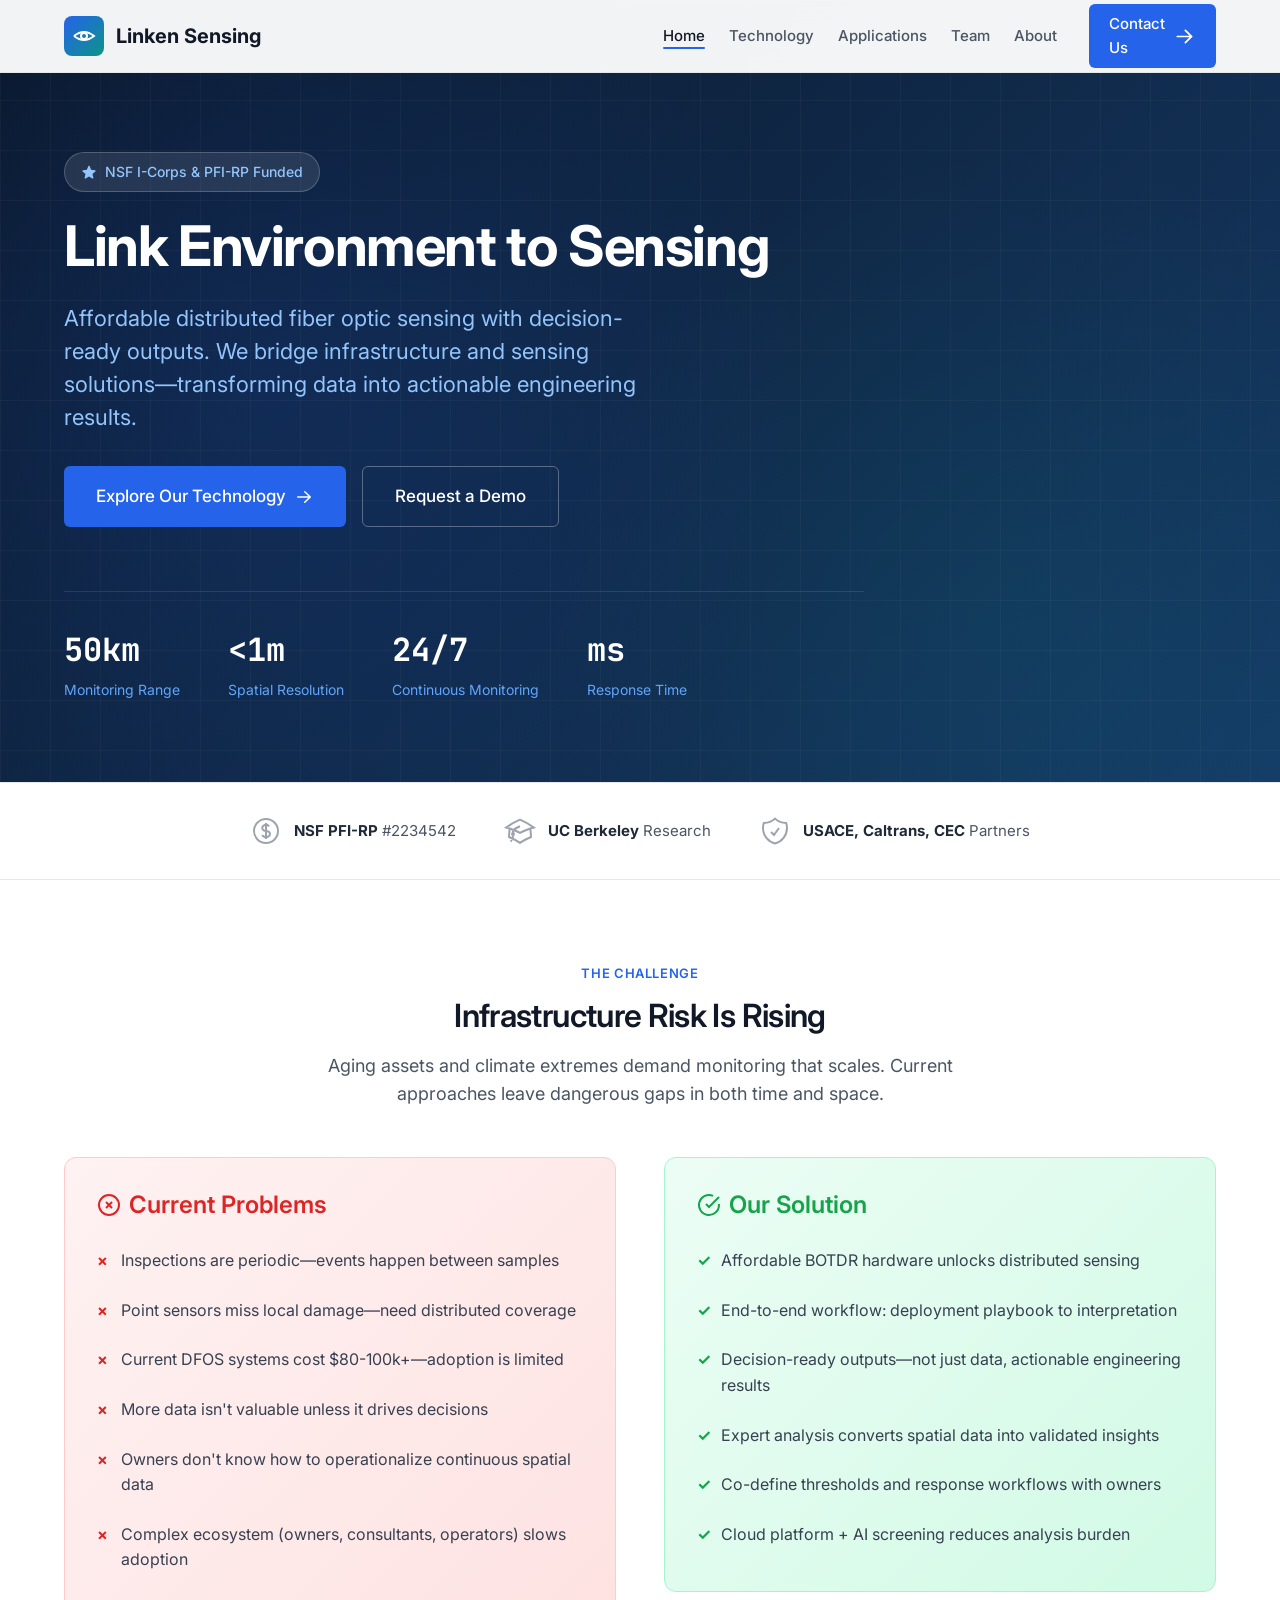
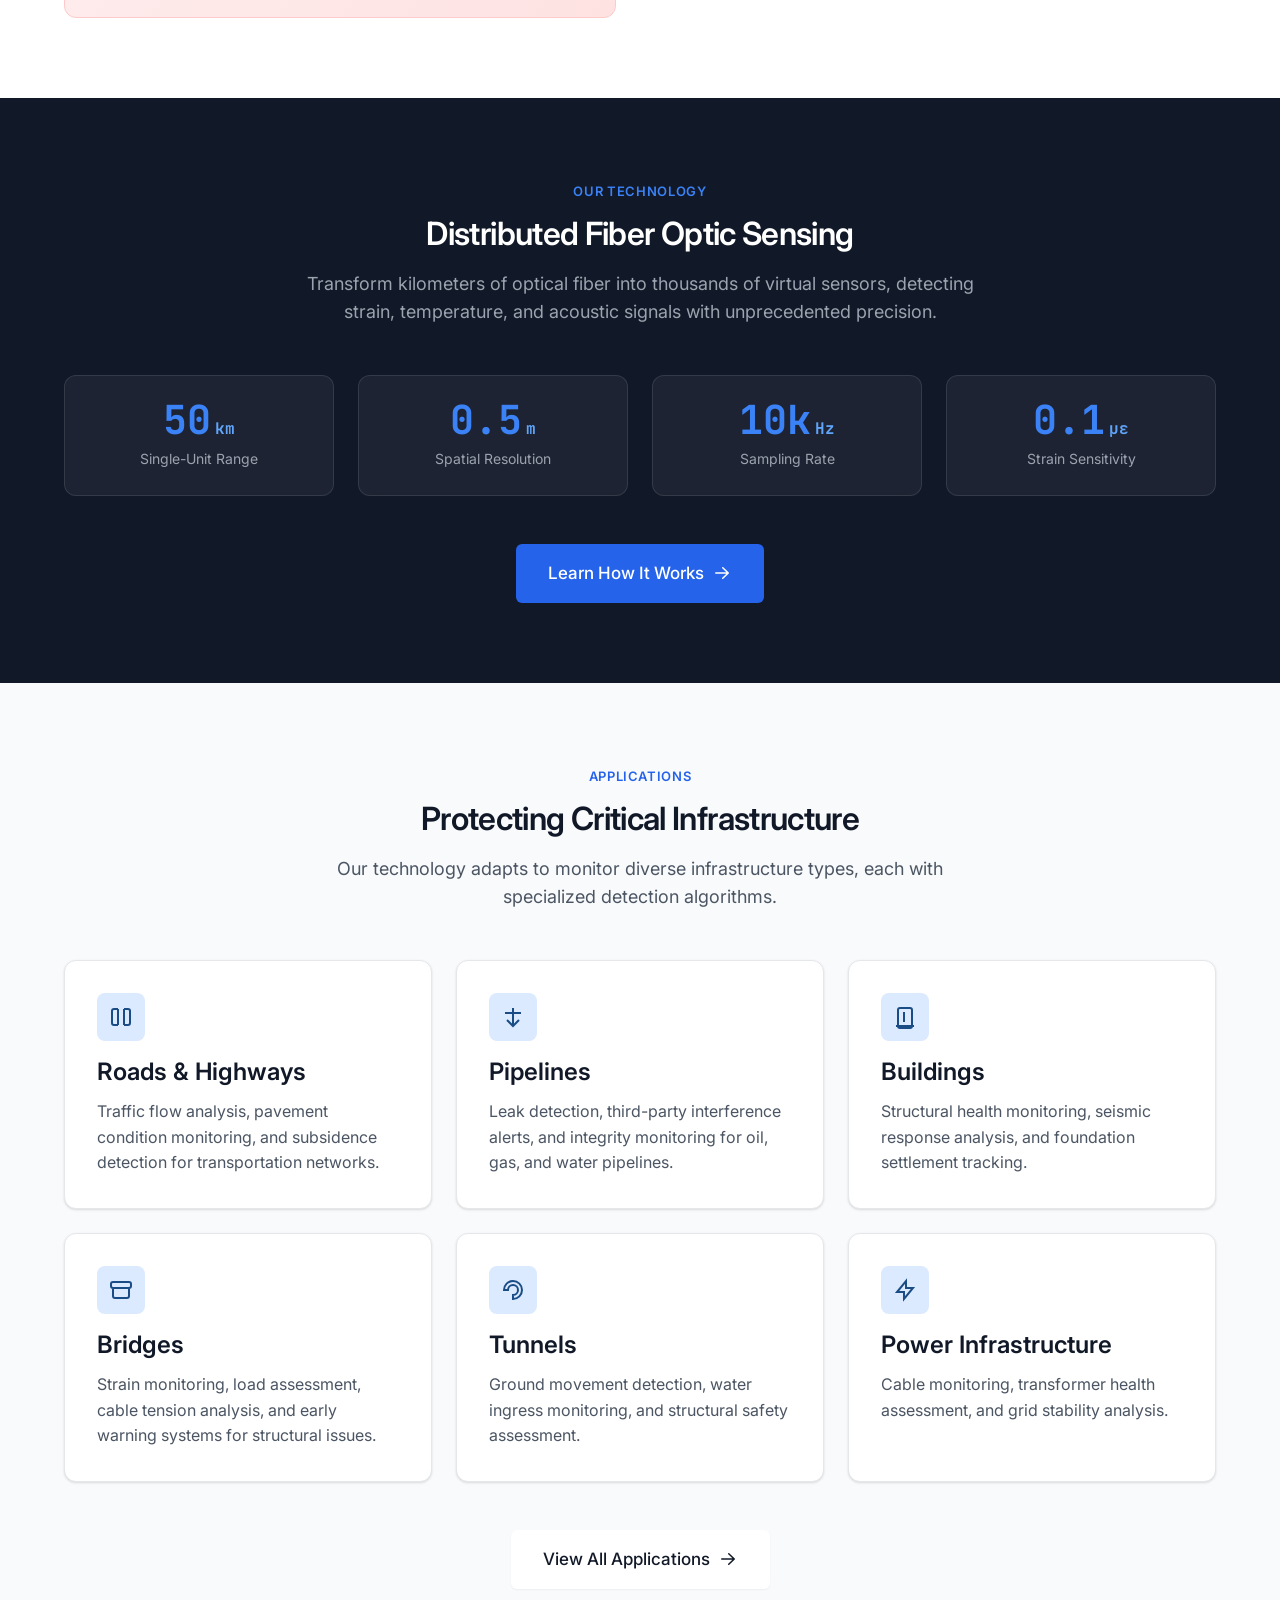
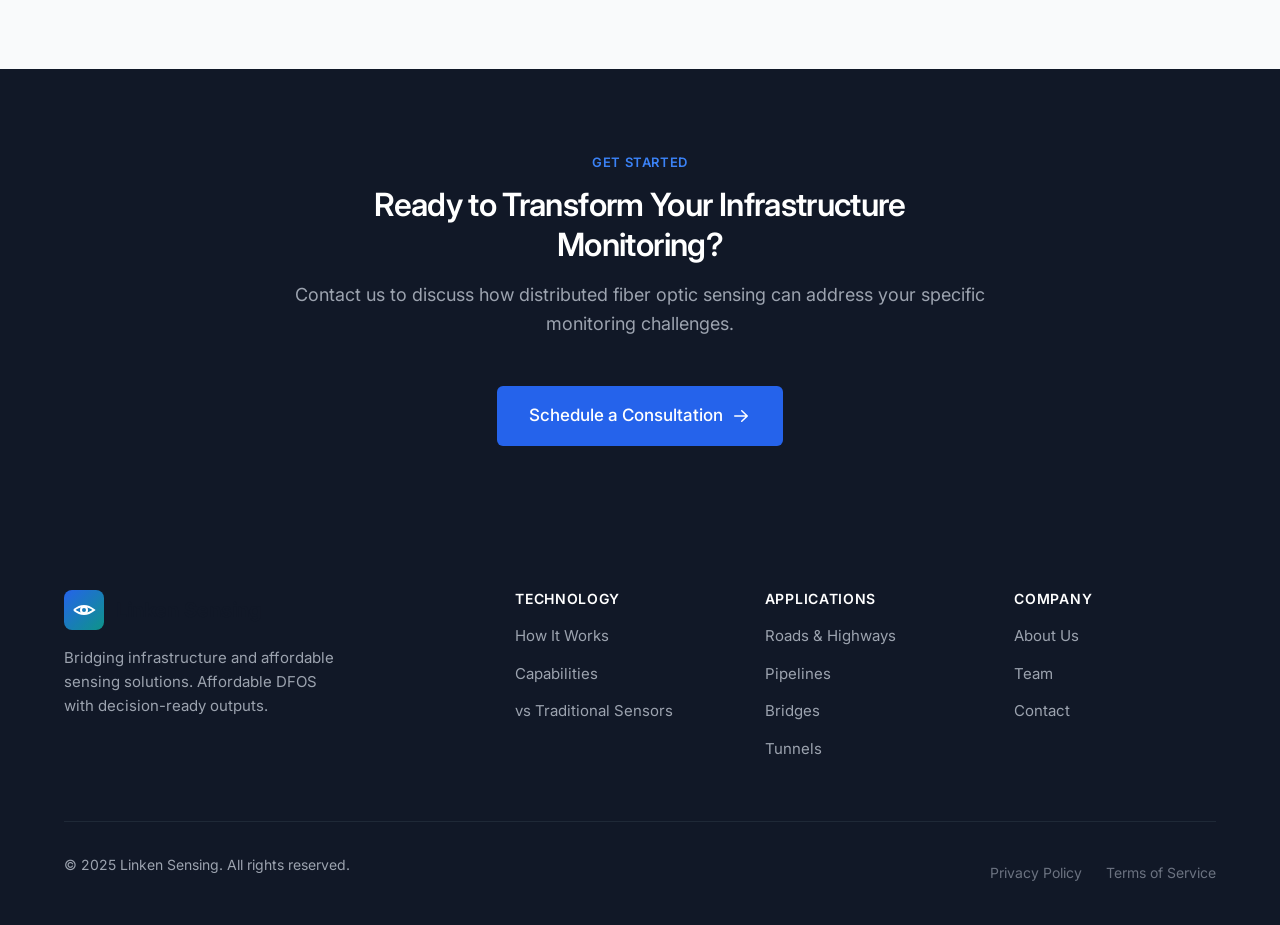
<file: index.html>
<!DOCTYPE html>
<html lang="en">
<head>
  <meta charset="UTF-8">
  <meta name="viewport" content="width=device-width, initial-scale=1.0">
  <meta name="description" content="Linken Sensing bridges infrastructure and affordable sensing solutions. Distributed fiber optic sensing with decision-ready outputs for levees, pipelines, and piles.">
  <meta name="keywords" content="DFOS, BOTDR, distributed fiber optic sensing, infrastructure monitoring, levee monitoring, pipeline monitoring, affordable sensing">
  <title>Linken Sensing | Link Environment to Sensing</title>

  <!-- Fonts -->
  <link rel="preconnect" href="https://fonts.googleapis.com">
  <link rel="preconnect" href="https://fonts.gstatic.com" crossorigin>
  <link href="https://fonts.googleapis.com/css2?family=Inter:wght@400;500;600;700&family=JetBrains+Mono:wght@400;500&display=swap" rel="stylesheet">

  <!-- Styles -->
  <link rel="stylesheet" href="css/styles.css">

  <!-- Favicon -->
  <link rel="icon" type="image/svg+xml" href="data:image/svg+xml,<svg xmlns='http://www.w3.org/2000/svg' viewBox='0 0 100 100'><rect fill='%232563eb' rx='15' width='100' height='100'/><path d='M25 50 Q50 20 75 50 Q50 80 25 50' stroke='white' stroke-width='6' fill='none'/><circle cx='50' cy='50' r='8' fill='white'/></svg>">
</head>
<body>
  <!-- Header -->
  <header class="header" id="header">
    <div class="container">
      <div class="header-inner">
        <a href="index.html" class="logo">
          <div class="logo-icon">
            <svg viewBox="0 0 24 24" fill="none" stroke="currentColor" stroke-width="2">
              <path d="M2 12 Q12 4 22 12 Q12 20 2 12" />
              <circle cx="12" cy="12" r="3" />
            </svg>
          </div>
          <span>Linken Sensing</span>
        </a>

        <button class="nav-toggle" id="navToggle" aria-label="Toggle navigation">
          <span></span>
          <span></span>
          <span></span>
        </button>

        <nav class="nav" id="nav">
          <ul class="nav-links">
            <li><a href="index.html" class="nav-link active">Home</a></li>
            <li><a href="pages/technology.html" class="nav-link">Technology</a></li>
            <li><a href="pages/applications.html" class="nav-link">Applications</a></li>
            <li><a href="pages/team.html" class="nav-link">Team</a></li>
            <li><a href="pages/about.html" class="nav-link">About</a></li>
          </ul>
          <a href="pages/contact.html" class="nav-cta">
            Contact Us
            <svg viewBox="0 0 20 20" fill="currentColor">
              <path fill-rule="evenodd" d="M3 10a.75.75 0 01.75-.75h10.638L10.23 5.29a.75.75 0 111.04-1.08l5.5 5.25a.75.75 0 010 1.08l-5.5 5.25a.75.75 0 11-1.04-1.08l4.158-3.96H3.75A.75.75 0 013 10z" clip-rule="evenodd" />
            </svg>
          </a>
        </nav>
      </div>
    </div>
  </header>

  <!-- Hero Section -->
  <section class="hero">
    <div class="container">
      <div class="hero-content">
        <div class="hero-badge">
          <svg viewBox="0 0 20 20" fill="currentColor">
            <path fill-rule="evenodd" d="M10.868 2.884c-.321-.772-1.415-.772-1.736 0l-1.83 4.401-4.753.381c-.833.067-1.171 1.107-.536 1.651l3.62 3.102-1.106 4.637c-.194.813.691 1.456 1.405 1.02L10 15.591l4.069 2.485c.713.436 1.598-.207 1.404-1.02l-1.106-4.637 3.62-3.102c.635-.544.297-1.584-.536-1.65l-4.752-.382-1.831-4.401z" clip-rule="evenodd" />
          </svg>
          NSF I-Corps & PFI-RP Funded
        </div>

        <h1>Link Environment to Sensing</h1>

        <p class="hero-tagline">
          Affordable distributed fiber optic sensing with decision-ready outputs. We bridge infrastructure and sensing solutions—transforming data into actionable engineering results.
        </p>

        <div class="hero-actions">
          <a href="pages/technology.html" class="btn btn-primary btn-lg">
            Explore Our Technology
            <svg viewBox="0 0 20 20" fill="currentColor">
              <path fill-rule="evenodd" d="M3 10a.75.75 0 01.75-.75h10.638L10.23 5.29a.75.75 0 111.04-1.08l5.5 5.25a.75.75 0 010 1.08l-5.5 5.25a.75.75 0 11-1.04-1.08l4.158-3.96H3.75A.75.75 0 013 10z" clip-rule="evenodd" />
            </svg>
          </a>
          <a href="pages/contact.html" class="btn btn-outline btn-lg">
            Request a Demo
          </a>
        </div>

        <div class="hero-stats">
          <div class="hero-stat">
            <div class="hero-stat-value">50<span class="hero-stat-unit">km</span></div>
            <div class="hero-stat-label">Monitoring Range</div>
          </div>
          <div class="hero-stat">
            <div class="hero-stat-value">&lt;1<span class="hero-stat-unit">m</span></div>
            <div class="hero-stat-label">Spatial Resolution</div>
          </div>
          <div class="hero-stat">
            <div class="hero-stat-value">24/7</div>
            <div class="hero-stat-label">Continuous Monitoring</div>
          </div>
          <div class="hero-stat">
            <div class="hero-stat-value">ms</div>
            <div class="hero-stat-label">Response Time</div>
          </div>
        </div>
      </div>
    </div>
  </section>

  <!-- Credibility Bar -->
  <div class="credibility-bar">
    <div class="container">
      <div class="credibility-items">
        <div class="credibility-item">
          <svg viewBox="0 0 24 24" fill="none" stroke="currentColor" stroke-width="1.5">
            <path d="M12 6v12m-3-2.818l.879.659c1.171.879 3.07.879 4.242 0 1.172-.879 1.172-2.303 0-3.182C13.536 12.219 12.768 12 12 12c-.725 0-1.45-.22-2.003-.659-1.106-.879-1.106-2.303 0-3.182s2.9-.879 4.006 0l.415.33M21 12a9 9 0 11-18 0 9 9 0 0118 0z" />
          </svg>
          <span><strong>NSF PFI-RP</strong> #2234542</span>
        </div>
        <div class="credibility-item">
          <svg viewBox="0 0 24 24" fill="none" stroke="currentColor" stroke-width="1.5">
            <path d="M4.26 10.147a60.436 60.436 0 00-.491 6.347A48.627 48.627 0 0112 20.904a48.627 48.627 0 018.232-4.41 60.46 60.46 0 00-.491-6.347m-15.482 0a50.57 50.57 0 00-2.658-.813A59.905 59.905 0 0112 3.493a59.902 59.902 0 0110.399 5.84c-.896.248-1.783.52-2.658.814m-15.482 0A50.697 50.697 0 0112 13.489a50.702 50.702 0 017.74-3.342M6.75 15a.75.75 0 100-1.5.75.75 0 000 1.5zm0 0v-3.675A55.378 55.378 0 0112 8.443m-7.007 11.55A5.981 5.981 0 006.75 15.75v-1.5" />
          </svg>
          <span><strong>UC Berkeley</strong> Research</span>
        </div>
        <div class="credibility-item">
          <svg viewBox="0 0 24 24" fill="none" stroke="currentColor" stroke-width="1.5">
            <path d="M9 12.75L11.25 15 15 9.75m-3-7.036A11.959 11.959 0 013.598 6 11.99 11.99 0 003 9.749c0 5.592 3.824 10.29 9 11.623 5.176-1.332 9-6.03 9-11.622 0-1.31-.21-2.571-.598-3.751h-.152c-3.196 0-6.1-1.248-8.25-3.285z" />
          </svg>
          <span><strong>USACE, Caltrans, CEC</strong> Partners</span>
        </div>
      </div>
    </div>
  </div>

  <!-- Problem / Solution Section -->
  <section class="section section-light">
    <div class="container">
      <div class="section-header">
        <span class="section-label">The Challenge</span>
        <h2>Infrastructure Risk Is Rising</h2>
        <p>Aging assets and climate extremes demand monitoring that scales. Current approaches leave dangerous gaps in both time and space.</p>
      </div>

      <div class="problem-solution">
        <div class="problem-box">
          <h3>
            <svg width="24" height="24" viewBox="0 0 24 24" fill="none" stroke="currentColor" stroke-width="2">
              <circle cx="12" cy="12" r="10"/>
              <line x1="15" y1="9" x2="9" y2="15"/>
              <line x1="9" y1="9" x2="15" y2="15"/>
            </svg>
            Current Problems
          </h3>
          <ul class="problem-list">
            <li>Inspections are periodic—events happen between samples</li>
            <li>Point sensors miss local damage—need distributed coverage</li>
            <li>Current DFOS systems cost $80-100k+—adoption is limited</li>
            <li>More data isn't valuable unless it drives decisions</li>
            <li>Owners don't know how to operationalize continuous spatial data</li>
            <li>Complex ecosystem (owners, consultants, operators) slows adoption</li>
          </ul>
        </div>

        <div class="solution-box">
          <h3>
            <svg width="24" height="24" viewBox="0 0 24 24" fill="none" stroke="currentColor" stroke-width="2">
              <path d="M22 11.08V12a10 10 0 1 1-5.93-9.14"/>
              <polyline points="22 4 12 14.01 9 11.01"/>
            </svg>
            Our Solution
          </h3>
          <ul class="solution-list">
            <li>Affordable BOTDR hardware unlocks distributed sensing</li>
            <li>End-to-end workflow: deployment playbook to interpretation</li>
            <li>Decision-ready outputs—not just data, actionable engineering results</li>
            <li>Expert analysis converts spatial data into validated insights</li>
            <li>Co-define thresholds and response workflows with owners</li>
            <li>Cloud platform + AI screening reduces analysis burden</li>
          </ul>
        </div>
      </div>
    </div>
  </section>

  <!-- Technology Overview -->
  <section class="section section-dark">
    <div class="container">
      <div class="section-header">
        <span class="section-label">Our Technology</span>
        <h2>Distributed Fiber Optic Sensing</h2>
        <p>Transform kilometers of optical fiber into thousands of virtual sensors, detecting strain, temperature, and acoustic signals with unprecedented precision.</p>
      </div>

      <div class="specs-grid">
        <div class="spec-card">
          <div class="spec-value">50<span class="spec-unit">km</span></div>
          <div class="spec-label">Single-Unit Range</div>
        </div>
        <div class="spec-card">
          <div class="spec-value">0.5<span class="spec-unit">m</span></div>
          <div class="spec-label">Spatial Resolution</div>
        </div>
        <div class="spec-card">
          <div class="spec-value">10k<span class="spec-unit">Hz</span></div>
          <div class="spec-label">Sampling Rate</div>
        </div>
        <div class="spec-card">
          <div class="spec-value">0.1<span class="spec-unit">με</span></div>
          <div class="spec-label">Strain Sensitivity</div>
        </div>
      </div>

      <div class="text-center mt-12">
        <a href="pages/technology.html" class="btn btn-primary btn-lg">
          Learn How It Works
          <svg viewBox="0 0 20 20" fill="currentColor">
            <path fill-rule="evenodd" d="M3 10a.75.75 0 01.75-.75h10.638L10.23 5.29a.75.75 0 111.04-1.08l5.5 5.25a.75.75 0 010 1.08l-5.5 5.25a.75.75 0 11-1.04-1.08l4.158-3.96H3.75A.75.75 0 013 10z" clip-rule="evenodd" />
          </svg>
        </a>
      </div>
    </div>
  </section>

  <!-- Applications Preview -->
  <section class="section">
    <div class="container">
      <div class="section-header">
        <span class="section-label">Applications</span>
        <h2>Protecting Critical Infrastructure</h2>
        <p>Our technology adapts to monitor diverse infrastructure types, each with specialized detection algorithms.</p>
      </div>

      <div class="feature-grid">
        <div class="card fade-in">
          <div class="card-icon">
            <svg viewBox="0 0 24 24" fill="none" stroke="currentColor" stroke-width="2">
              <path d="M9 20H5a2 2 0 01-2-2V6a2 2 0 012-2h4m6 16h4a2 2 0 002-2V6a2 2 0 00-2-2h-4m-6 0v16m6-16v16"/>
            </svg>
          </div>
          <h3>Roads & Highways</h3>
          <p>Traffic flow analysis, pavement condition monitoring, and subsidence detection for transportation networks.</p>
        </div>

        <div class="card fade-in">
          <div class="card-icon">
            <svg viewBox="0 0 24 24" fill="none" stroke="currentColor" stroke-width="2">
              <path d="M12 3v18m-6-6l6 6 6-6M4 8h16"/>
            </svg>
          </div>
          <h3>Pipelines</h3>
          <p>Leak detection, third-party interference alerts, and integrity monitoring for oil, gas, and water pipelines.</p>
        </div>

        <div class="card fade-in">
          <div class="card-icon">
            <svg viewBox="0 0 24 24" fill="none" stroke="currentColor" stroke-width="2">
              <path d="M19 21V5a2 2 0 00-2-2H7a2 2 0 00-2 2v16m14 0H5m14 0h2m-2 0a2 2 0 01-2 2H7a2 2 0 01-2-2m0 0H3m8-10V7m0 4v6"/>
            </svg>
          </div>
          <h3>Buildings</h3>
          <p>Structural health monitoring, seismic response analysis, and foundation settlement tracking.</p>
        </div>

        <div class="card fade-in">
          <div class="card-icon">
            <svg viewBox="0 0 24 24" fill="none" stroke="currentColor" stroke-width="2">
              <path d="M4 10h16M4 10a2 2 0 01-2-2V6a2 2 0 012-2h16a2 2 0 012 2v2a2 2 0 01-2 2M4 10v8a2 2 0 002 2h12a2 2 0 002-2v-8"/>
            </svg>
          </div>
          <h3>Bridges</h3>
          <p>Strain monitoring, load assessment, cable tension analysis, and early warning systems for structural issues.</p>
        </div>

        <div class="card fade-in">
          <div class="card-icon">
            <svg viewBox="0 0 24 24" fill="none" stroke="currentColor" stroke-width="2">
              <path d="M12 3C7.03 3 3 7.03 3 12h4c0-2.76 2.24-5 5-5s5 2.24 5 5c0 2.76-2.24 5-5 5v4c4.97 0 9-4.03 9-9s-4.03-9-9-9z"/>
            </svg>
          </div>
          <h3>Tunnels</h3>
          <p>Ground movement detection, water ingress monitoring, and structural safety assessment.</p>
        </div>

        <div class="card fade-in">
          <div class="card-icon">
            <svg viewBox="0 0 24 24" fill="none" stroke="currentColor" stroke-width="2">
              <path d="M13 10V3L4 14h7v7l9-11h-7z"/>
            </svg>
          </div>
          <h3>Power Infrastructure</h3>
          <p>Cable monitoring, transformer health assessment, and grid stability analysis.</p>
        </div>
      </div>

      <div class="text-center mt-12">
        <a href="pages/applications.html" class="btn btn-secondary btn-lg">
          View All Applications
          <svg viewBox="0 0 20 20" fill="currentColor">
            <path fill-rule="evenodd" d="M3 10a.75.75 0 01.75-.75h10.638L10.23 5.29a.75.75 0 111.04-1.08l5.5 5.25a.75.75 0 010 1.08l-5.5 5.25a.75.75 0 11-1.04-1.08l4.158-3.96H3.75A.75.75 0 013 10z" clip-rule="evenodd" />
          </svg>
        </a>
      </div>
    </div>
  </section>

  <!-- CTA Section -->
  <section class="section section-dark">
    <div class="container">
      <div class="section-header">
        <span class="section-label">Get Started</span>
        <h2>Ready to Transform Your Infrastructure Monitoring?</h2>
        <p>Contact us to discuss how distributed fiber optic sensing can address your specific monitoring challenges.</p>
      </div>

      <div class="text-center">
        <a href="pages/contact.html" class="btn btn-primary btn-lg">
          Schedule a Consultation
          <svg viewBox="0 0 20 20" fill="currentColor">
            <path fill-rule="evenodd" d="M3 10a.75.75 0 01.75-.75h10.638L10.23 5.29a.75.75 0 111.04-1.08l5.5 5.25a.75.75 0 010 1.08l-5.5 5.25a.75.75 0 11-1.04-1.08l4.158-3.96H3.75A.75.75 0 013 10z" clip-rule="evenodd" />
          </svg>
        </a>
      </div>
    </div>
  </section>

  <!-- Footer -->
  <footer class="footer">
    <div class="container">
      <div class="footer-grid">
        <div class="footer-brand">
          <a href="index.html" class="logo">
            <div class="logo-icon">
              <svg viewBox="0 0 24 24" fill="none" stroke="currentColor" stroke-width="2">
                <path d="M2 12 Q12 4 22 12 Q12 20 2 12" />
                <circle cx="12" cy="12" r="3" />
              </svg>
            </div>
            <span>Linken Sensing</span>
          </a>
          <p>Bridging infrastructure and affordable sensing solutions. Affordable DFOS with decision-ready outputs.</p>
        </div>

        <div>
          <h4>Technology</h4>
          <ul class="footer-links">
            <li><a href="pages/technology.html">How It Works</a></li>
            <li><a href="pages/technology.html#capabilities">Capabilities</a></li>
            <li><a href="pages/technology.html#comparison">vs Traditional Sensors</a></li>
          </ul>
        </div>

        <div>
          <h4>Applications</h4>
          <ul class="footer-links">
            <li><a href="pages/applications.html#roads">Roads & Highways</a></li>
            <li><a href="pages/applications.html#pipelines">Pipelines</a></li>
            <li><a href="pages/applications.html#bridges">Bridges</a></li>
            <li><a href="pages/applications.html#tunnels">Tunnels</a></li>
          </ul>
        </div>

        <div>
          <h4>Company</h4>
          <ul class="footer-links">
            <li><a href="pages/about.html">About Us</a></li>
            <li><a href="pages/team.html">Team</a></li>
            <li><a href="pages/contact.html">Contact</a></li>
          </ul>
        </div>
      </div>

      <div class="footer-bottom">
        <p>&copy; 2025 Linken Sensing. All rights reserved.</p>
        <div class="footer-legal">
          <a href="#">Privacy Policy</a>
          <a href="#">Terms of Service</a>
        </div>
      </div>
    </div>
  </footer>

  <script src="js/main.js"></script>
</body>
</html>
</file>
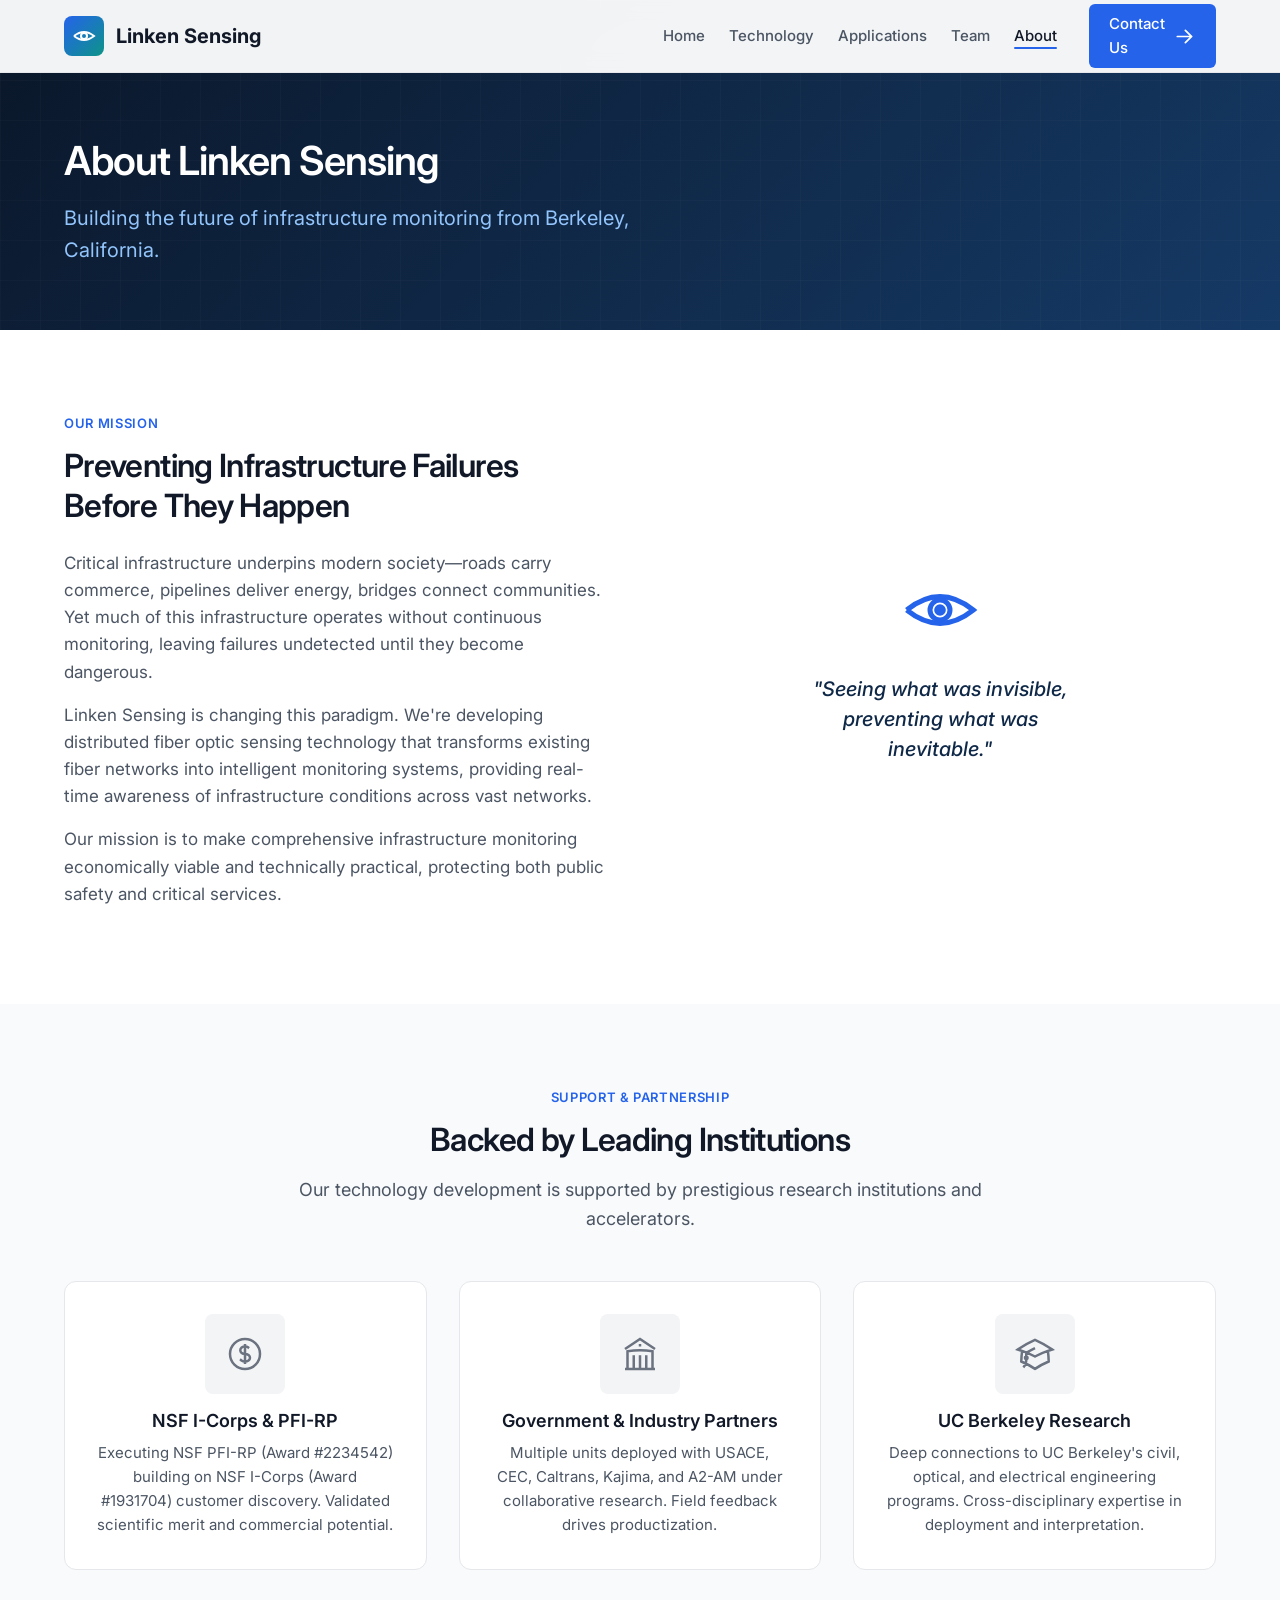
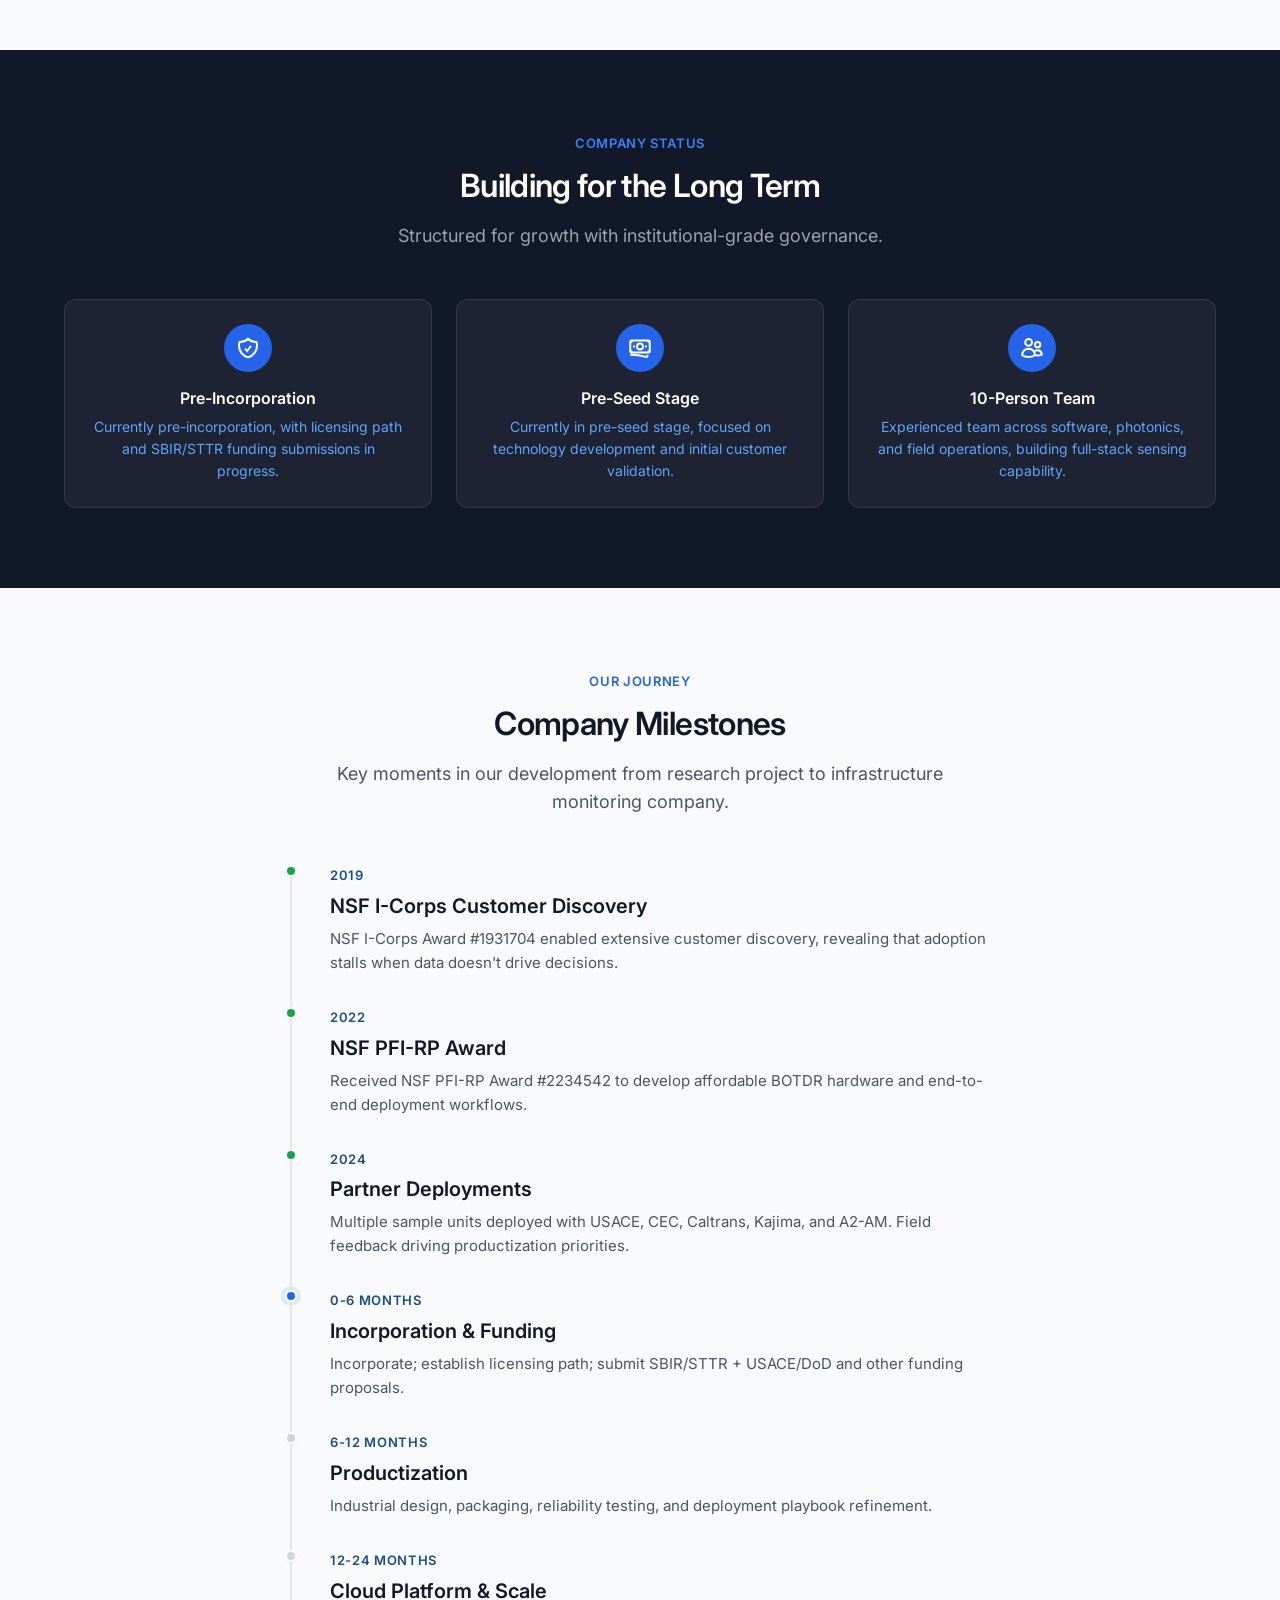
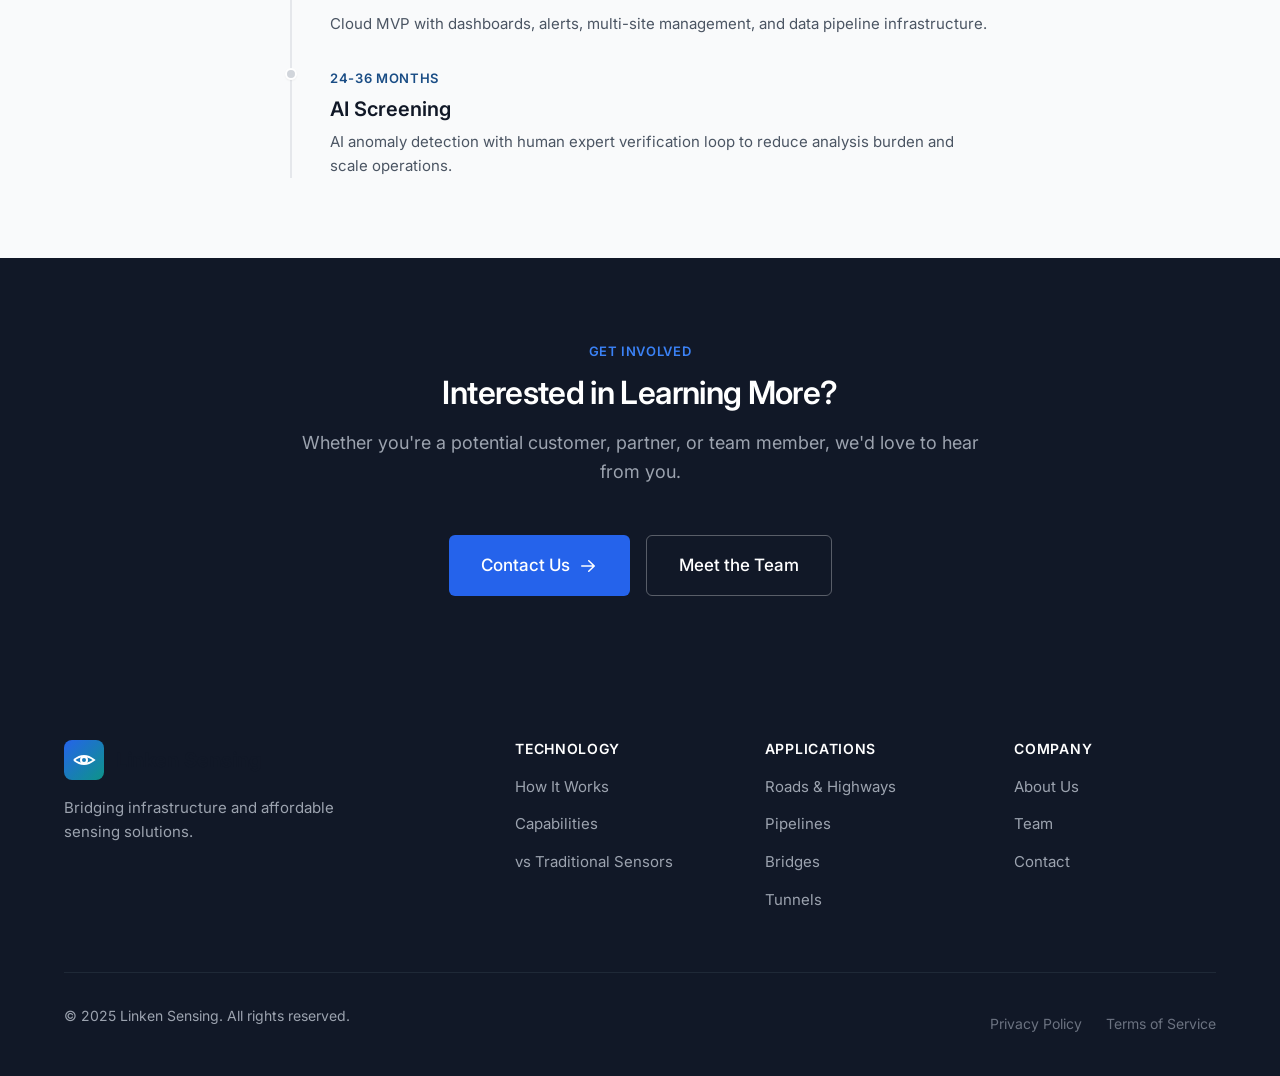
<file: pages/about.html>
<!DOCTYPE html>
<html lang="en">
<head>
  <meta charset="UTF-8">
  <meta name="viewport" content="width=device-width, initial-scale=1.0">
  <meta name="description" content="About Linken Sensing - our mission, Berkeley SkyDeck incubation, NSF funding, and company milestones in infrastructure monitoring innovation.">
  <title>About | Linken Sensing</title>

  <link rel="preconnect" href="https://fonts.googleapis.com">
  <link rel="preconnect" href="https://fonts.gstatic.com" crossorigin>
  <link href="https://fonts.googleapis.com/css2?family=Inter:wght@400;500;600;700&family=JetBrains+Mono:wght@400;500&display=swap" rel="stylesheet">
  <link rel="stylesheet" href="../css/styles.css">
  <link rel="icon" type="image/svg+xml" href="data:image/svg+xml,<svg xmlns='http://www.w3.org/2000/svg' viewBox='0 0 100 100'><rect fill='%232563eb' rx='15' width='100' height='100'/><path d='M25 50 Q50 20 75 50 Q50 80 25 50' stroke='white' stroke-width='6' fill='none'/><circle cx='50' cy='50' r='8' fill='white'/></svg>">

  <style>
    .mission-section {
      display: grid;
      grid-template-columns: 1fr 1fr;
      gap: var(--space-12);
      align-items: center;
    }
    .mission-content h2 {
      margin-bottom: var(--space-6);
    }
    .mission-content p {
      color: var(--gray-600);
      font-size: 1.0625rem;
      margin-bottom: var(--space-4);
    }
    .mission-visual {
      background: linear-gradient(135deg, var(--primary-100), var(--primary-50));
      border-radius: var(--radius-xl);
      padding: var(--space-12);
      display: flex;
      flex-direction: column;
      align-items: center;
      justify-content: center;
      text-align: center;
      min-height: 350px;
    }
    .mission-visual svg {
      width: 80px;
      height: 80px;
      color: var(--primary-500);
      margin-bottom: var(--space-6);
    }
    .mission-visual blockquote {
      font-size: 1.25rem;
      font-weight: 500;
      color: var(--primary-800);
      font-style: italic;
      line-height: 1.5;
      max-width: 300px;
    }
    .partners-grid {
      display: grid;
      grid-template-columns: repeat(3, 1fr);
      gap: var(--space-8);
    }
    .partner-card {
      background: white;
      border: 1px solid var(--gray-200);
      border-radius: var(--radius-lg);
      padding: var(--space-8);
      text-align: center;
    }
    .partner-card h3 {
      font-size: 1.125rem;
      margin-bottom: var(--space-2);
    }
    .partner-card p {
      color: var(--gray-600);
      font-size: 0.9375rem;
      margin-bottom: 0;
    }
    .partner-logo {
      width: 80px;
      height: 80px;
      background: var(--gray-100);
      border-radius: var(--radius-md);
      display: flex;
      align-items: center;
      justify-content: center;
      margin: 0 auto var(--space-4);
    }
    .partner-logo svg {
      width: 40px;
      height: 40px;
      color: var(--gray-500);
    }
    .status-grid {
      display: grid;
      grid-template-columns: repeat(3, 1fr);
      gap: var(--space-6);
      margin-top: var(--space-12);
    }
    .status-card {
      background: rgba(255, 255, 255, 0.05);
      border: 1px solid rgba(255, 255, 255, 0.1);
      border-radius: var(--radius-lg);
      padding: var(--space-6);
      text-align: center;
    }
    .status-card h4 {
      color: white;
      font-size: 1rem;
      margin-bottom: var(--space-2);
    }
    .status-card p {
      color: var(--primary-300);
      font-size: 0.875rem;
      margin-bottom: 0;
    }
    .status-icon {
      width: 48px;
      height: 48px;
      background: var(--primary-500);
      border-radius: 50%;
      display: flex;
      align-items: center;
      justify-content: center;
      margin: 0 auto var(--space-4);
    }
    .status-icon svg {
      width: 24px;
      height: 24px;
      color: white;
    }
    @media (max-width: 768px) {
      .mission-section {
        grid-template-columns: 1fr;
      }
      .partners-grid,
      .status-grid {
        grid-template-columns: 1fr;
      }
    }
  </style>
</head>
<body>
  <!-- Header -->
  <header class="header" id="header">
    <div class="container">
      <div class="header-inner">
        <a href="../index.html" class="logo">
          <div class="logo-icon">
            <svg viewBox="0 0 24 24" fill="none" stroke="currentColor" stroke-width="2">
              <path d="M2 12 Q12 4 22 12 Q12 20 2 12" />
              <circle cx="12" cy="12" r="3" />
            </svg>
          </div>
          <span>Linken Sensing</span>
        </a>

        <button class="nav-toggle" id="navToggle" aria-label="Toggle navigation">
          <span></span>
          <span></span>
          <span></span>
        </button>

        <nav class="nav" id="nav">
          <ul class="nav-links">
            <li><a href="../index.html" class="nav-link">Home</a></li>
            <li><a href="technology.html" class="nav-link">Technology</a></li>
            <li><a href="applications.html" class="nav-link">Applications</a></li>
            <li><a href="team.html" class="nav-link">Team</a></li>
            <li><a href="about.html" class="nav-link active">About</a></li>
          </ul>
          <a href="contact.html" class="nav-cta">
            Contact Us
            <svg viewBox="0 0 20 20" fill="currentColor">
              <path fill-rule="evenodd" d="M3 10a.75.75 0 01.75-.75h10.638L10.23 5.29a.75.75 0 111.04-1.08l5.5 5.25a.75.75 0 010 1.08l-5.5 5.25a.75.75 0 11-1.04-1.08l4.158-3.96H3.75A.75.75 0 013 10z" clip-rule="evenodd" />
            </svg>
          </a>
        </nav>
      </div>
    </div>
  </header>

  <!-- Page Header -->
  <section class="page-header">
    <div class="container">
      <h1>About Linken Sensing</h1>
      <p>Building the future of infrastructure monitoring from Berkeley, California.</p>
    </div>
  </section>

  <!-- Mission Section -->
  <section class="section section-light">
    <div class="container">
      <div class="mission-section">
        <div class="mission-content">
          <span class="section-label">Our Mission</span>
          <h2>Preventing Infrastructure Failures Before They Happen</h2>
          <p>
            Critical infrastructure underpins modern society—roads carry commerce, pipelines deliver energy, bridges connect communities. Yet much of this infrastructure operates without continuous monitoring, leaving failures undetected until they become dangerous.
          </p>
          <p>
            Linken Sensing is changing this paradigm. We're developing distributed fiber optic sensing technology that transforms existing fiber networks into intelligent monitoring systems, providing real-time awareness of infrastructure conditions across vast networks.
          </p>
          <p>
            Our mission is to make comprehensive infrastructure monitoring economically viable and technically practical, protecting both public safety and critical services.
          </p>
        </div>
        <div class="mission-visual">
          <svg viewBox="0 0 24 24" fill="none" stroke="currentColor" stroke-width="1.5">
            <path d="M2 12 Q12 4 22 12 Q12 20 2 12" />
            <circle cx="12" cy="12" r="3" />
            <circle cx="12" cy="12" r="1" fill="currentColor"/>
          </svg>
          <blockquote>
            "Seeing what was invisible, preventing what was inevitable."
          </blockquote>
        </div>
      </div>
    </div>
  </section>

  <!-- Partners & Support -->
  <section class="section">
    <div class="container">
      <div class="section-header">
        <span class="section-label">Support & Partnership</span>
        <h2>Backed by Leading Institutions</h2>
        <p>Our technology development is supported by prestigious research institutions and accelerators.</p>
      </div>

      <div class="partners-grid">
        <div class="partner-card fade-in">
          <div class="partner-logo">
            <svg viewBox="0 0 24 24" fill="none" stroke="currentColor" stroke-width="1.5">
              <path d="M12 6v12m-3-2.818l.879.659c1.171.879 3.07.879 4.242 0 1.172-.879 1.172-2.303 0-3.182C13.536 12.219 12.768 12 12 12c-.725 0-1.45-.22-2.003-.659-1.106-.879-1.106-2.303 0-3.182s2.9-.879 4.006 0l.415.33M21 12a9 9 0 11-18 0 9 9 0 0118 0z"/>
            </svg>
          </div>
          <h3>NSF I-Corps & PFI-RP</h3>
          <p>Executing NSF PFI-RP (Award #2234542) building on NSF I-Corps (Award #1931704) customer discovery. Validated scientific merit and commercial potential.</p>
        </div>

        <div class="partner-card fade-in">
          <div class="partner-logo">
            <svg viewBox="0 0 24 24" fill="none" stroke="currentColor" stroke-width="1.5">
              <path d="M12 21v-8.25M15.75 21v-8.25M8.25 21v-8.25M3 9l9-6 9 6m-1.5 12V10.332A48.36 48.36 0 0012 9.75c-2.551 0-5.056.2-7.5.582V21M3 21h18M12 6.75h.008v.008H12V6.75z"/>
            </svg>
          </div>
          <h3>Government & Industry Partners</h3>
          <p>Multiple units deployed with USACE, CEC, Caltrans, Kajima, and A2-AM under collaborative research. Field feedback drives productization.</p>
        </div>

        <div class="partner-card fade-in">
          <div class="partner-logo">
            <svg viewBox="0 0 24 24" fill="none" stroke="currentColor" stroke-width="1.5">
              <path d="M4.26 10.147a60.436 60.436 0 00-.491 6.347A48.627 48.627 0 0112 20.904a48.627 48.627 0 018.232-4.41 60.46 60.46 0 00-.491-6.347m-15.482 0a50.57 50.57 0 00-2.658-.813A59.905 59.905 0 0112 3.493a59.902 59.902 0 0110.399 5.84c-.896.248-1.783.52-2.658.814m-15.482 0A50.697 50.697 0 0112 13.489a50.702 50.702 0 017.74-3.342M6.75 15a.75.75 0 100-1.5.75.75 0 000 1.5zm0 0v-3.675A55.378 55.378 0 0112 8.443m-7.007 11.55A5.981 5.981 0 006.75 15.75v-1.5"/>
            </svg>
          </div>
          <h3>UC Berkeley Research</h3>
          <p>Deep connections to UC Berkeley's civil, optical, and electrical engineering programs. Cross-disciplinary expertise in deployment and interpretation.</p>
        </div>
      </div>
    </div>
  </section>

  <!-- Company Status -->
  <section class="section section-dark">
    <div class="container">
      <div class="section-header">
        <span class="section-label">Company Status</span>
        <h2>Building for the Long Term</h2>
        <p>Structured for growth with institutional-grade governance.</p>
      </div>

      <div class="status-grid">
        <div class="status-card">
          <div class="status-icon">
            <svg viewBox="0 0 24 24" fill="none" stroke="currentColor" stroke-width="2">
              <path d="M9 12.75L11.25 15 15 9.75m-3-7.036A11.959 11.959 0 013.598 6 11.99 11.99 0 003 9.749c0 5.592 3.824 10.29 9 11.623 5.176-1.332 9-6.03 9-11.622 0-1.31-.21-2.571-.598-3.751h-.152c-3.196 0-6.1-1.248-8.25-3.285z"/>
            </svg>
          </div>
          <h4>Pre-Incorporation</h4>
          <p>Currently pre-incorporation, with licensing path and SBIR/STTR funding submissions in progress.</p>
        </div>

        <div class="status-card">
          <div class="status-icon">
            <svg viewBox="0 0 24 24" fill="none" stroke="currentColor" stroke-width="2">
              <path d="M2.25 18.75a60.07 60.07 0 0115.797 2.101c.727.198 1.453-.342 1.453-1.096V18.75M3.75 4.5v.75A.75.75 0 013 6h-.75m0 0v-.375c0-.621.504-1.125 1.125-1.125H20.25M2.25 6v9m18-10.5v.75c0 .414.336.75.75.75h.75m-1.5-1.5h.375c.621 0 1.125.504 1.125 1.125v9.75c0 .621-.504 1.125-1.125 1.125h-.375m1.5-1.5H21a.75.75 0 00-.75.75v.75m0 0H3.75m0 0h-.375a1.125 1.125 0 01-1.125-1.125V15m1.5 1.5v-.75A.75.75 0 003 15h-.75M15 10.5a3 3 0 11-6 0 3 3 0 016 0zm3 0h.008v.008H18V10.5zm-12 0h.008v.008H6V10.5z"/>
            </svg>
          </div>
          <h4>Pre-Seed Stage</h4>
          <p>Currently in pre-seed stage, focused on technology development and initial customer validation.</p>
        </div>

        <div class="status-card">
          <div class="status-icon">
            <svg viewBox="0 0 24 24" fill="none" stroke="currentColor" stroke-width="2">
              <path d="M15 19.128a9.38 9.38 0 002.625.372 9.337 9.337 0 004.121-.952 4.125 4.125 0 00-7.533-2.493M15 19.128v-.003c0-1.113-.285-2.16-.786-3.07M15 19.128v.106A12.318 12.318 0 018.624 21c-2.331 0-4.512-.645-6.374-1.766l-.001-.109a6.375 6.375 0 0111.964-3.07M12 6.375a3.375 3.375 0 11-6.75 0 3.375 3.375 0 016.75 0zm8.25 2.25a2.625 2.625 0 11-5.25 0 2.625 2.625 0 015.25 0z"/>
            </svg>
          </div>
          <h4>10-Person Team</h4>
          <p>Experienced team across software, photonics, and field operations, building full-stack sensing capability.</p>
        </div>
      </div>
    </div>
  </section>

  <!-- Timeline -->
  <section class="section">
    <div class="container">
      <div class="section-header">
        <span class="section-label">Our Journey</span>
        <h2>Company Milestones</h2>
        <p>Key moments in our development from research project to infrastructure monitoring company.</p>
      </div>

      <div class="timeline">
        <div class="timeline-item completed fade-in">
          <div class="timeline-marker"></div>
          <div class="timeline-content">
            <div class="timeline-date">2019</div>
            <h4>NSF I-Corps Customer Discovery</h4>
            <p>NSF I-Corps Award #1931704 enabled extensive customer discovery, revealing that adoption stalls when data doesn't drive decisions.</p>
          </div>
        </div>

        <div class="timeline-item completed fade-in">
          <div class="timeline-marker"></div>
          <div class="timeline-content">
            <div class="timeline-date">2022</div>
            <h4>NSF PFI-RP Award</h4>
            <p>Received NSF PFI-RP Award #2234542 to develop affordable BOTDR hardware and end-to-end deployment workflows.</p>
          </div>
        </div>

        <div class="timeline-item completed fade-in">
          <div class="timeline-marker"></div>
          <div class="timeline-content">
            <div class="timeline-date">2024</div>
            <h4>Partner Deployments</h4>
            <p>Multiple sample units deployed with USACE, CEC, Caltrans, Kajima, and A2-AM. Field feedback driving productization priorities.</p>
          </div>
        </div>

        <div class="timeline-item current fade-in">
          <div class="timeline-marker"></div>
          <div class="timeline-content">
            <div class="timeline-date">0-6 Months</div>
            <h4>Incorporation & Funding</h4>
            <p>Incorporate; establish licensing path; submit SBIR/STTR + USACE/DoD and other funding proposals.</p>
          </div>
        </div>

        <div class="timeline-item upcoming fade-in">
          <div class="timeline-marker"></div>
          <div class="timeline-content">
            <div class="timeline-date">6-12 Months</div>
            <h4>Productization</h4>
            <p>Industrial design, packaging, reliability testing, and deployment playbook refinement.</p>
          </div>
        </div>

        <div class="timeline-item upcoming fade-in">
          <div class="timeline-marker"></div>
          <div class="timeline-content">
            <div class="timeline-date">12-24 Months</div>
            <h4>Cloud Platform & Scale</h4>
            <p>Cloud MVP with dashboards, alerts, multi-site management, and data pipeline infrastructure.</p>
          </div>
        </div>

        <div class="timeline-item upcoming fade-in">
          <div class="timeline-marker"></div>
          <div class="timeline-content">
            <div class="timeline-date">24-36 Months</div>
            <h4>AI Screening</h4>
            <p>AI anomaly detection with human expert verification loop to reduce analysis burden and scale operations.</p>
          </div>
        </div>
      </div>
    </div>
  </section>

  <!-- CTA -->
  <section class="section section-dark">
    <div class="container">
      <div class="section-header">
        <span class="section-label">Get Involved</span>
        <h2>Interested in Learning More?</h2>
        <p>Whether you're a potential customer, partner, or team member, we'd love to hear from you.</p>
      </div>

      <div class="text-center flex gap-4" style="justify-content: center;">
        <a href="contact.html" class="btn btn-primary btn-lg">
          Contact Us
          <svg viewBox="0 0 20 20" fill="currentColor">
            <path fill-rule="evenodd" d="M3 10a.75.75 0 01.75-.75h10.638L10.23 5.29a.75.75 0 111.04-1.08l5.5 5.25a.75.75 0 010 1.08l-5.5 5.25a.75.75 0 11-1.04-1.08l4.158-3.96H3.75A.75.75 0 013 10z" clip-rule="evenodd" />
          </svg>
        </a>
        <a href="team.html" class="btn btn-outline btn-lg">
          Meet the Team
        </a>
      </div>
    </div>
  </section>

  <!-- Footer -->
  <footer class="footer">
    <div class="container">
      <div class="footer-grid">
        <div class="footer-brand">
          <a href="../index.html" class="logo">
            <div class="logo-icon">
              <svg viewBox="0 0 24 24" fill="none" stroke="currentColor" stroke-width="2">
                <path d="M2 12 Q12 4 22 12 Q12 20 2 12" />
                <circle cx="12" cy="12" r="3" />
              </svg>
            </div>
            <span>Linken Sensing</span>
          </a>
          <p>Bridging infrastructure and affordable sensing solutions.</p>
        </div>

        <div>
          <h4>Technology</h4>
          <ul class="footer-links">
            <li><a href="technology.html">How It Works</a></li>
            <li><a href="technology.html#capabilities">Capabilities</a></li>
            <li><a href="technology.html#comparison">vs Traditional Sensors</a></li>
          </ul>
        </div>

        <div>
          <h4>Applications</h4>
          <ul class="footer-links">
            <li><a href="applications.html#roads">Roads & Highways</a></li>
            <li><a href="applications.html#pipelines">Pipelines</a></li>
            <li><a href="applications.html#bridges">Bridges</a></li>
            <li><a href="applications.html#tunnels">Tunnels</a></li>
          </ul>
        </div>

        <div>
          <h4>Company</h4>
          <ul class="footer-links">
            <li><a href="about.html">About Us</a></li>
            <li><a href="team.html">Team</a></li>
            <li><a href="contact.html">Contact</a></li>
          </ul>
        </div>
      </div>

      <div class="footer-bottom">
        <p>&copy; 2025 Linken Sensing. All rights reserved.</p>
        <div class="footer-legal">
          <a href="#">Privacy Policy</a>
          <a href="#">Terms of Service</a>
        </div>
      </div>
    </div>
  </footer>

  <script src="../js/main.js"></script>
</body>
</html>
</file>
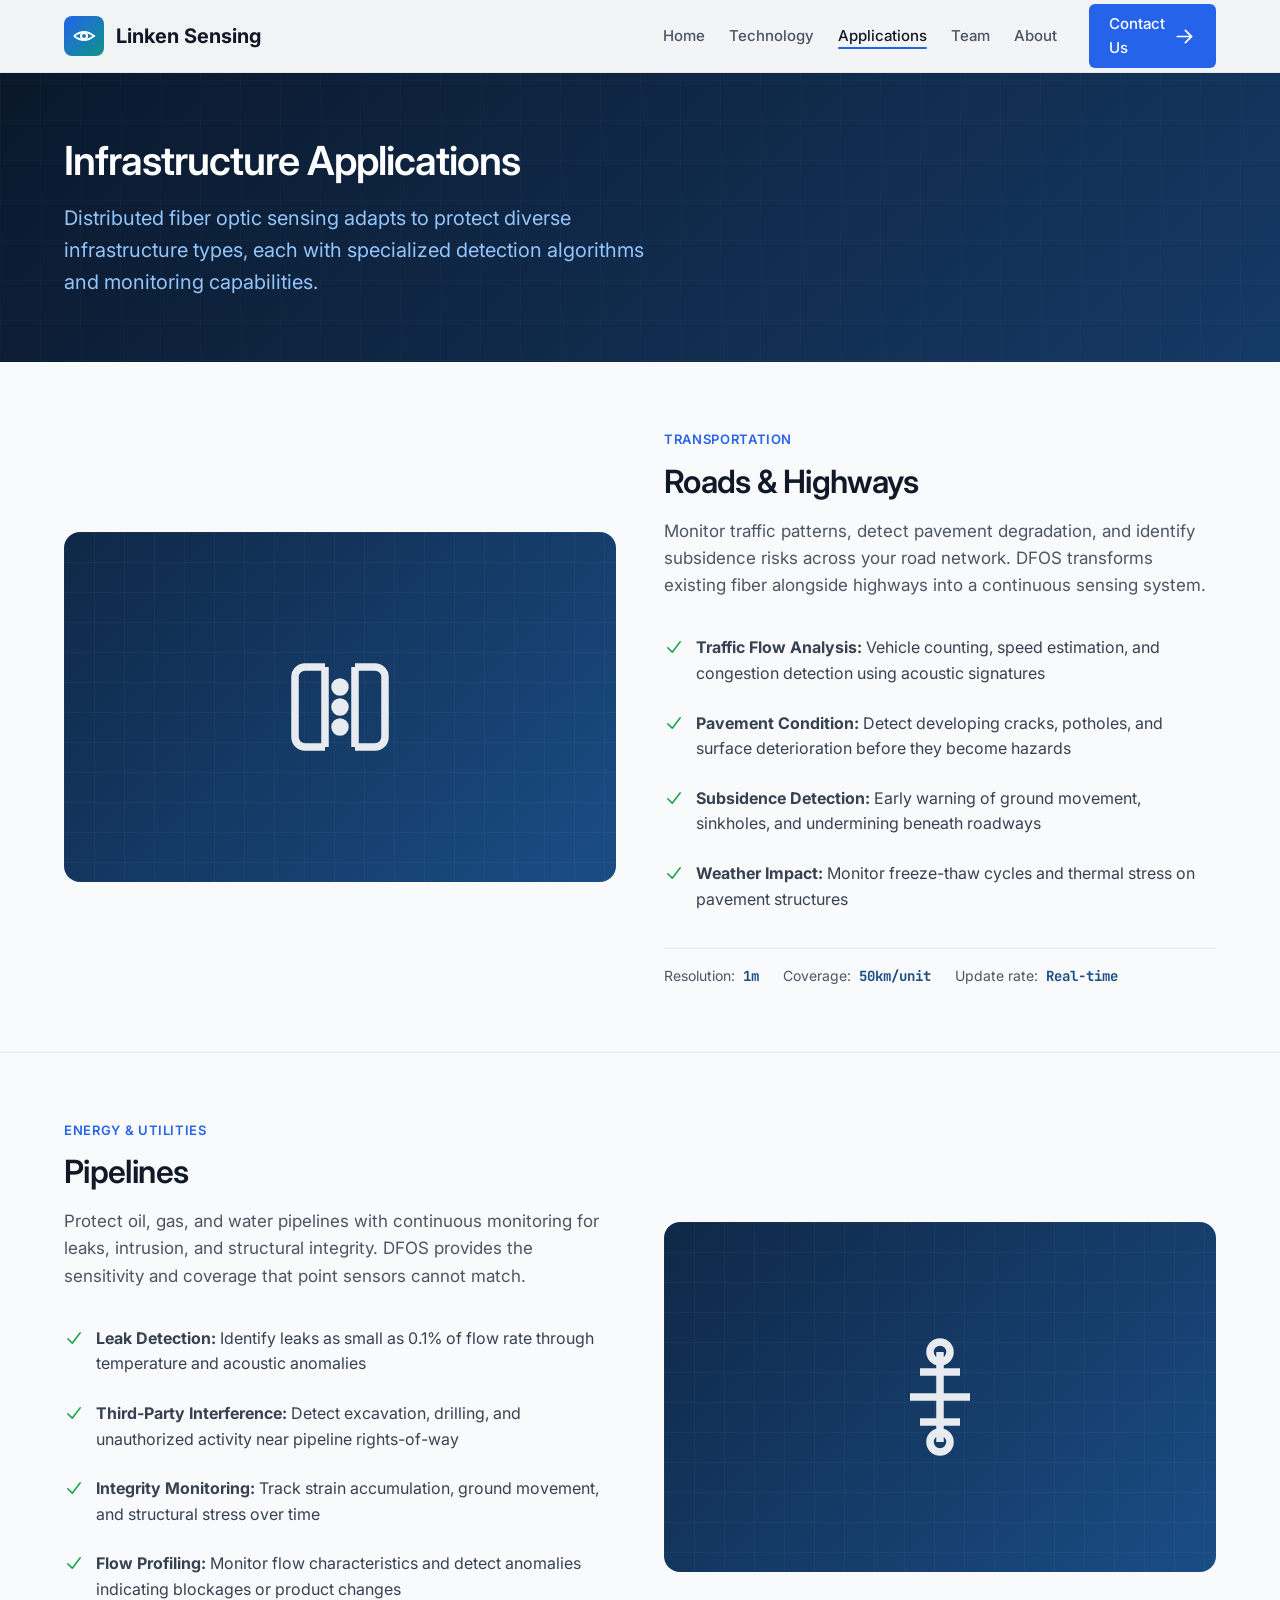
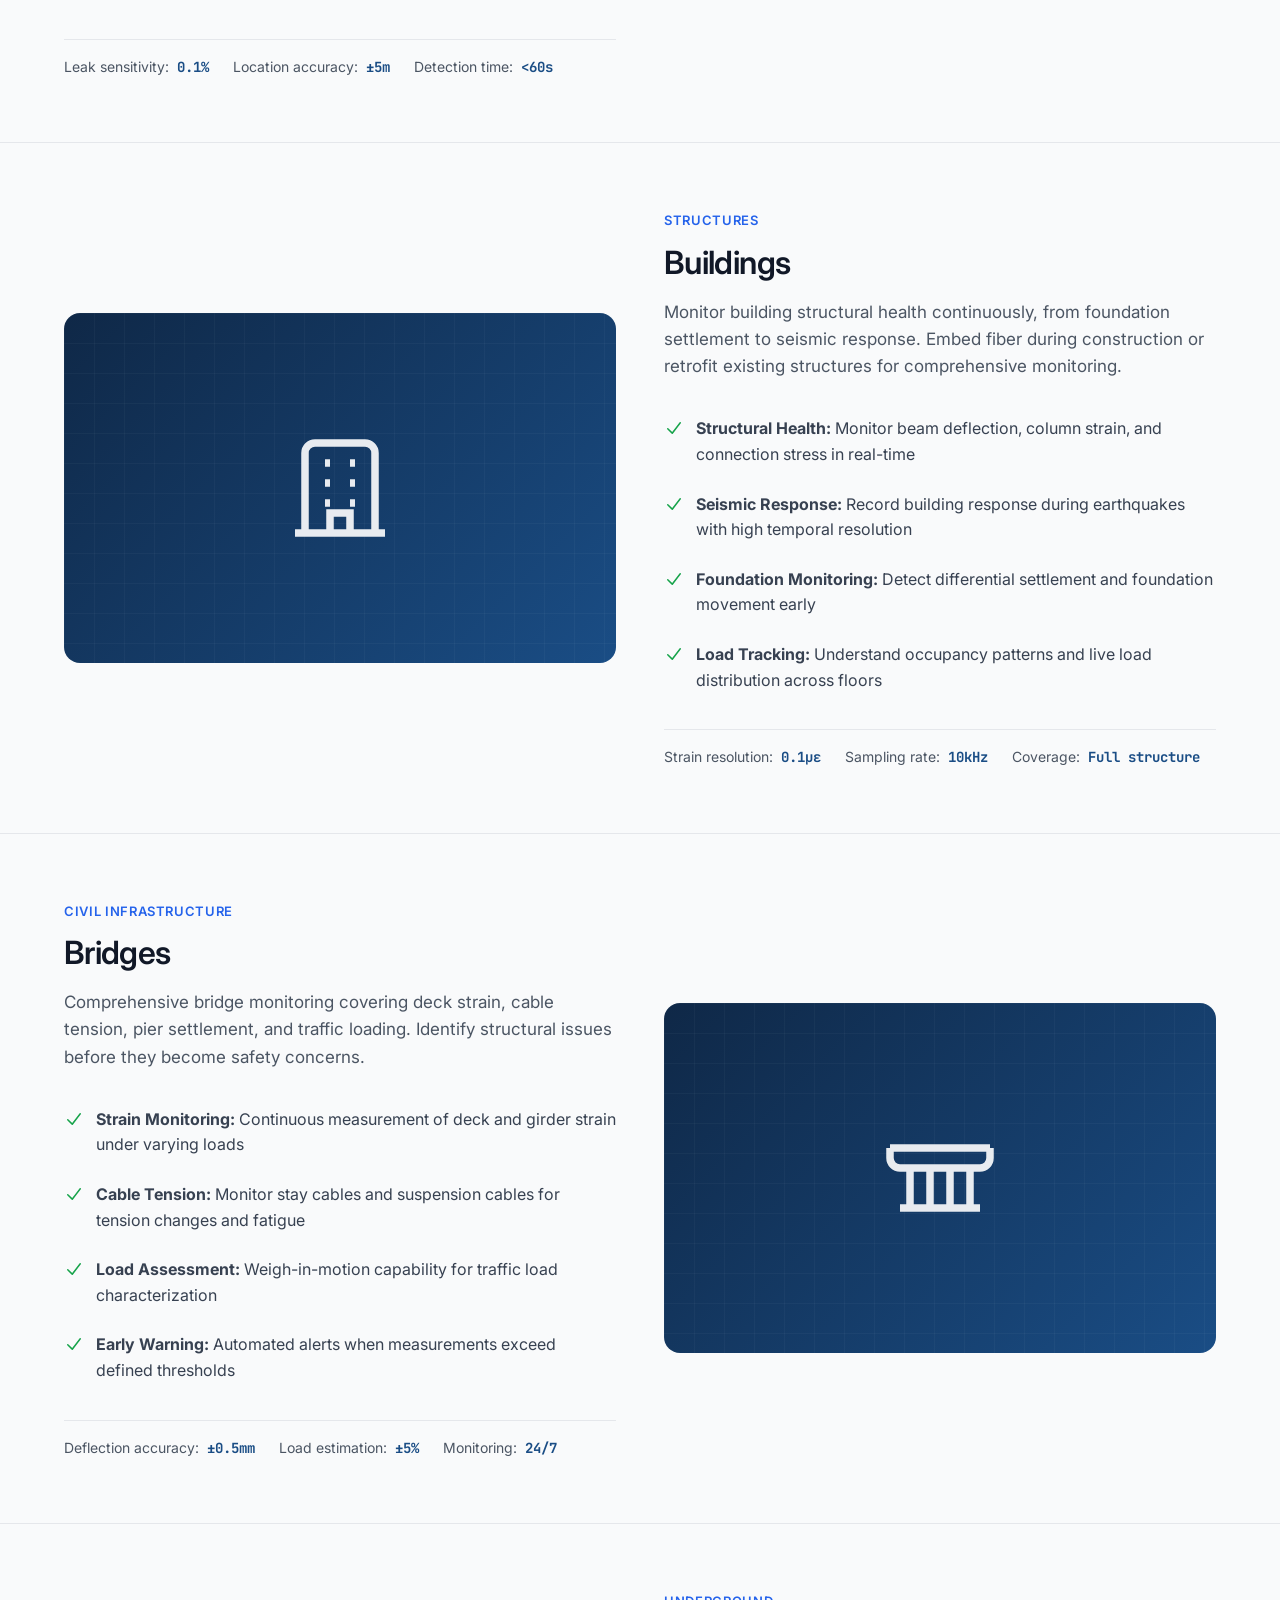
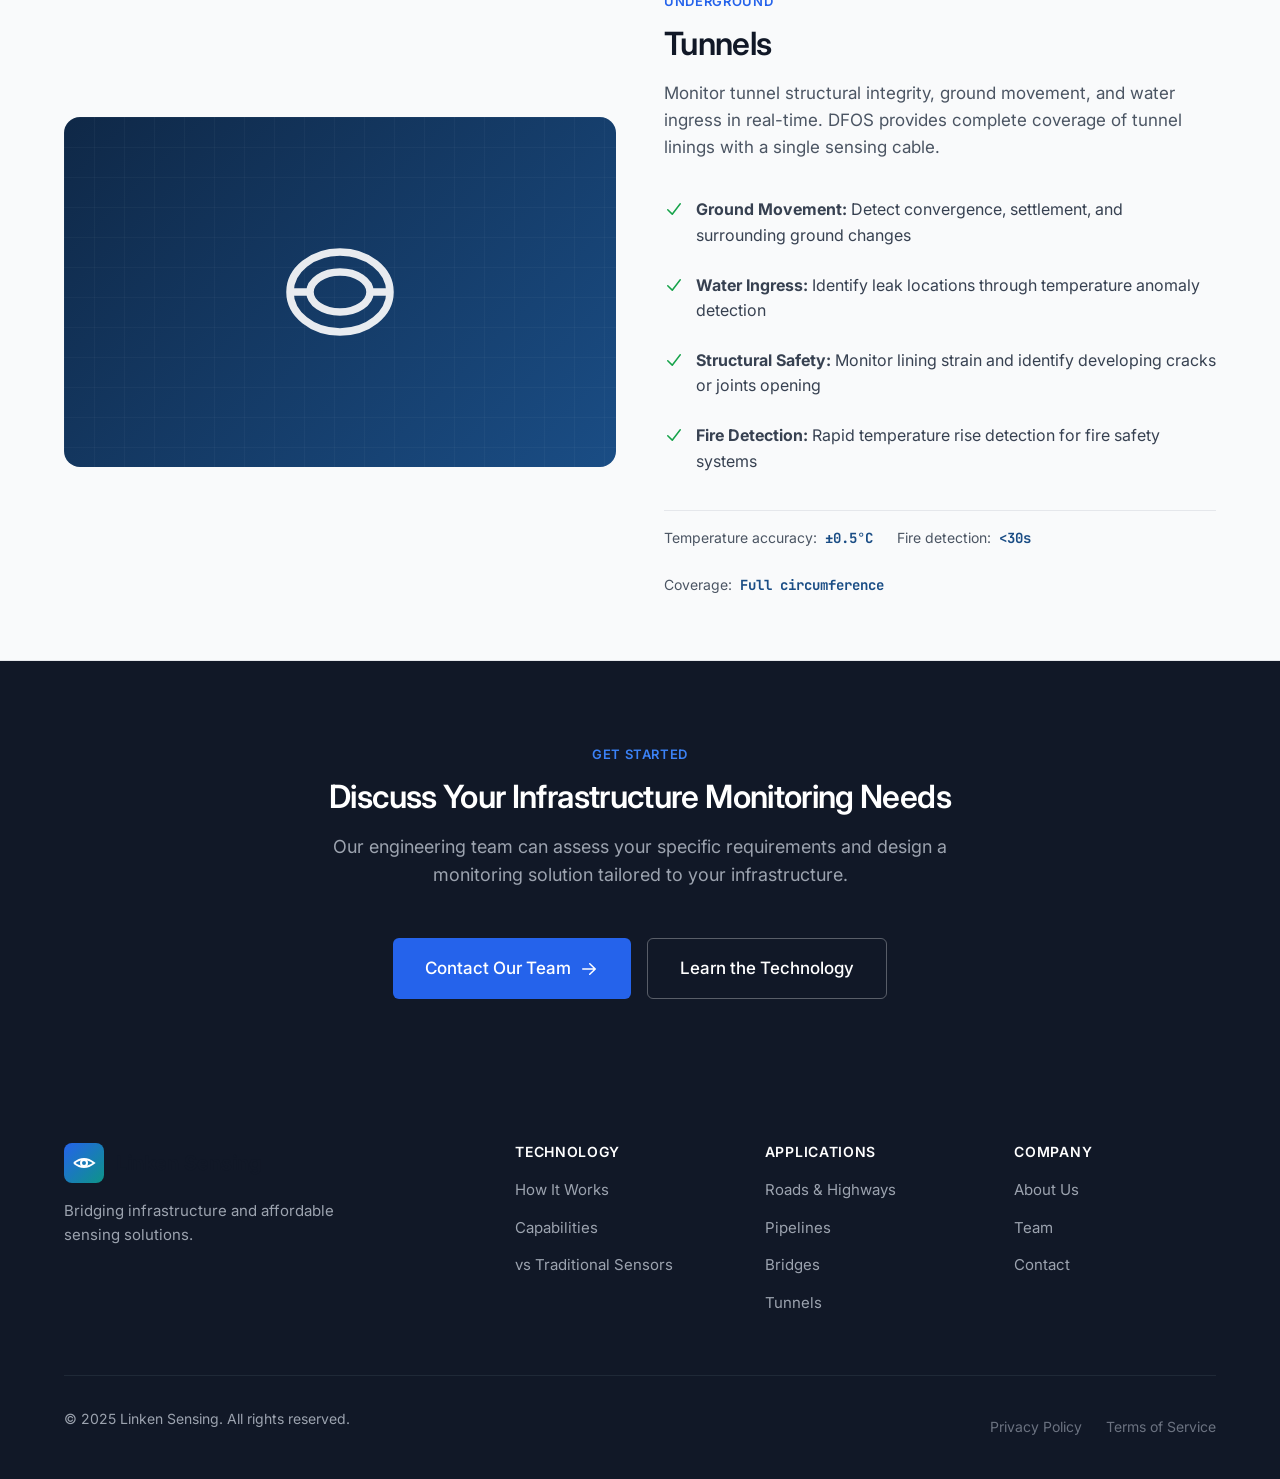
<file: pages/applications.html>
<!DOCTYPE html>
<html lang="en">
<head>
  <meta charset="UTF-8">
  <meta name="viewport" content="width=device-width, initial-scale=1.0">
  <meta name="description" content="DFOS applications for infrastructure monitoring - roads, pipelines, buildings, bridges, and tunnels. Learn how distributed fiber optic sensing protects critical infrastructure.">
  <title>Applications | Linken Sensing</title>

  <link rel="preconnect" href="https://fonts.googleapis.com">
  <link rel="preconnect" href="https://fonts.gstatic.com" crossorigin>
  <link href="https://fonts.googleapis.com/css2?family=Inter:wght@400;500;600;700&family=JetBrains+Mono:wght@400;500&display=swap" rel="stylesheet">
  <link rel="stylesheet" href="../css/styles.css">
  <link rel="icon" type="image/svg+xml" href="data:image/svg+xml,<svg xmlns='http://www.w3.org/2000/svg' viewBox='0 0 100 100'><rect fill='%232563eb' rx='15' width='100' height='100'/><path d='M25 50 Q50 20 75 50 Q50 80 25 50' stroke='white' stroke-width='6' fill='none'/><circle cx='50' cy='50' r='8' fill='white'/></svg>">

  <style>
    .application-detail {
      padding: var(--space-16) 0;
      border-bottom: 1px solid var(--gray-200);
    }
    .application-detail:last-child {
      border-bottom: none;
    }
    .application-detail:nth-child(even) {
      background: var(--gray-50);
    }
    .app-grid {
      display: grid;
      grid-template-columns: 1fr 1fr;
      gap: var(--space-12);
      align-items: center;
    }
    .application-detail:nth-child(even) .app-grid {
      direction: rtl;
    }
    .application-detail:nth-child(even) .app-grid > * {
      direction: ltr;
    }
    .app-visual {
      background: linear-gradient(135deg, var(--primary-800), var(--primary-600));
      border-radius: var(--radius-xl);
      padding: var(--space-12);
      display: flex;
      align-items: center;
      justify-content: center;
      min-height: 350px;
      position: relative;
      overflow: hidden;
    }
    .app-visual::before {
      content: '';
      position: absolute;
      top: 0;
      left: 0;
      right: 0;
      bottom: 0;
      background-image:
        linear-gradient(rgba(255,255,255,0.03) 1px, transparent 1px),
        linear-gradient(90deg, rgba(255,255,255,0.03) 1px, transparent 1px);
      background-size: 30px 30px;
    }
    .app-visual svg {
      width: 120px;
      height: 120px;
      color: white;
      opacity: 0.9;
    }
    .app-content h2 {
      margin-bottom: var(--space-4);
    }
    .app-content > p {
      color: var(--gray-600);
      font-size: 1.0625rem;
      margin-bottom: var(--space-6);
    }
    .capabilities-list {
      list-style: none;
      margin-bottom: var(--space-6);
    }
    .capabilities-list li {
      display: flex;
      align-items: flex-start;
      gap: var(--space-3);
      padding: var(--space-3) 0;
      color: var(--gray-700);
    }
    .capabilities-list svg {
      width: 20px;
      height: 20px;
      color: var(--accent-green);
      flex-shrink: 0;
      margin-top: 2px;
    }
    .tech-specs {
      display: flex;
      gap: var(--space-6);
      flex-wrap: wrap;
      padding-top: var(--space-4);
      border-top: 1px solid var(--gray-200);
    }
    .tech-spec {
      display: flex;
      align-items: center;
      gap: var(--space-2);
      font-size: 0.875rem;
      color: var(--gray-600);
    }
    .tech-spec strong {
      color: var(--primary-600);
      font-family: var(--font-mono);
    }
    @media (max-width: 768px) {
      .app-grid {
        grid-template-columns: 1fr;
      }
      .application-detail:nth-child(even) .app-grid {
        direction: ltr;
      }
      .app-visual {
        min-height: 250px;
      }
    }
  </style>
</head>
<body>
  <!-- Header -->
  <header class="header" id="header">
    <div class="container">
      <div class="header-inner">
        <a href="../index.html" class="logo">
          <div class="logo-icon">
            <svg viewBox="0 0 24 24" fill="none" stroke="currentColor" stroke-width="2">
              <path d="M2 12 Q12 4 22 12 Q12 20 2 12" />
              <circle cx="12" cy="12" r="3" />
            </svg>
          </div>
          <span>Linken Sensing</span>
        </a>

        <button class="nav-toggle" id="navToggle" aria-label="Toggle navigation">
          <span></span>
          <span></span>
          <span></span>
        </button>

        <nav class="nav" id="nav">
          <ul class="nav-links">
            <li><a href="../index.html" class="nav-link">Home</a></li>
            <li><a href="technology.html" class="nav-link">Technology</a></li>
            <li><a href="applications.html" class="nav-link active">Applications</a></li>
            <li><a href="team.html" class="nav-link">Team</a></li>
            <li><a href="about.html" class="nav-link">About</a></li>
          </ul>
          <a href="contact.html" class="nav-cta">
            Contact Us
            <svg viewBox="0 0 20 20" fill="currentColor">
              <path fill-rule="evenodd" d="M3 10a.75.75 0 01.75-.75h10.638L10.23 5.29a.75.75 0 111.04-1.08l5.5 5.25a.75.75 0 010 1.08l-5.5 5.25a.75.75 0 11-1.04-1.08l4.158-3.96H3.75A.75.75 0 013 10z" clip-rule="evenodd" />
            </svg>
          </a>
        </nav>
      </div>
    </div>
  </header>

  <!-- Page Header -->
  <section class="page-header">
    <div class="container">
      <h1>Infrastructure Applications</h1>
      <p>Distributed fiber optic sensing adapts to protect diverse infrastructure types, each with specialized detection algorithms and monitoring capabilities.</p>
    </div>
  </section>

  <!-- Roads & Highways -->
  <section class="application-detail" id="roads">
    <div class="container">
      <div class="app-grid">
        <div class="app-visual">
          <svg viewBox="0 0 24 24" fill="none" stroke="currentColor" stroke-width="1.5">
            <path d="M9 20H5a2 2 0 01-2-2V6a2 2 0 012-2h4m6 16h4a2 2 0 002-2V6a2 2 0 00-2-2h-4m-6 0v16m6-16v16"/>
            <circle cx="12" cy="8" r="1" fill="currentColor"/>
            <circle cx="12" cy="12" r="1" fill="currentColor"/>
            <circle cx="12" cy="16" r="1" fill="currentColor"/>
          </svg>
        </div>
        <div class="app-content">
          <span class="section-label">Transportation</span>
          <h2>Roads & Highways</h2>
          <p>
            Monitor traffic patterns, detect pavement degradation, and identify subsidence risks across your road network. DFOS transforms existing fiber alongside highways into a continuous sensing system.
          </p>

          <ul class="capabilities-list">
            <li>
              <svg viewBox="0 0 20 20" fill="currentColor">
                <path fill-rule="evenodd" d="M16.704 4.153a.75.75 0 01.143 1.052l-8 10.5a.75.75 0 01-1.127.075l-4.5-4.5a.75.75 0 011.06-1.06l3.894 3.893 7.48-9.817a.75.75 0 011.05-.143z" clip-rule="evenodd" />
              </svg>
              <span><strong>Traffic Flow Analysis:</strong> Vehicle counting, speed estimation, and congestion detection using acoustic signatures</span>
            </li>
            <li>
              <svg viewBox="0 0 20 20" fill="currentColor">
                <path fill-rule="evenodd" d="M16.704 4.153a.75.75 0 01.143 1.052l-8 10.5a.75.75 0 01-1.127.075l-4.5-4.5a.75.75 0 011.06-1.06l3.894 3.893 7.48-9.817a.75.75 0 011.05-.143z" clip-rule="evenodd" />
              </svg>
              <span><strong>Pavement Condition:</strong> Detect developing cracks, potholes, and surface deterioration before they become hazards</span>
            </li>
            <li>
              <svg viewBox="0 0 20 20" fill="currentColor">
                <path fill-rule="evenodd" d="M16.704 4.153a.75.75 0 01.143 1.052l-8 10.5a.75.75 0 01-1.127.075l-4.5-4.5a.75.75 0 011.06-1.06l3.894 3.893 7.48-9.817a.75.75 0 011.05-.143z" clip-rule="evenodd" />
              </svg>
              <span><strong>Subsidence Detection:</strong> Early warning of ground movement, sinkholes, and undermining beneath roadways</span>
            </li>
            <li>
              <svg viewBox="0 0 20 20" fill="currentColor">
                <path fill-rule="evenodd" d="M16.704 4.153a.75.75 0 01.143 1.052l-8 10.5a.75.75 0 01-1.127.075l-4.5-4.5a.75.75 0 011.06-1.06l3.894 3.893 7.48-9.817a.75.75 0 011.05-.143z" clip-rule="evenodd" />
              </svg>
              <span><strong>Weather Impact:</strong> Monitor freeze-thaw cycles and thermal stress on pavement structures</span>
            </li>
          </ul>

          <div class="tech-specs">
            <div class="tech-spec">Resolution: <strong>1m</strong></div>
            <div class="tech-spec">Coverage: <strong>50km/unit</strong></div>
            <div class="tech-spec">Update rate: <strong>Real-time</strong></div>
          </div>
        </div>
      </div>
    </div>
  </section>

  <!-- Pipelines -->
  <section class="application-detail" id="pipelines">
    <div class="container">
      <div class="app-grid">
        <div class="app-visual">
          <svg viewBox="0 0 24 24" fill="none" stroke="currentColor" stroke-width="1.5">
            <path d="M12 3v18"/>
            <path d="M8 7h8"/>
            <path d="M6 12h12"/>
            <path d="M8 17h8"/>
            <circle cx="12" cy="3" r="2"/>
            <circle cx="12" cy="21" r="2"/>
          </svg>
        </div>
        <div class="app-content">
          <span class="section-label">Energy & Utilities</span>
          <h2>Pipelines</h2>
          <p>
            Protect oil, gas, and water pipelines with continuous monitoring for leaks, intrusion, and structural integrity. DFOS provides the sensitivity and coverage that point sensors cannot match.
          </p>

          <ul class="capabilities-list">
            <li>
              <svg viewBox="0 0 20 20" fill="currentColor">
                <path fill-rule="evenodd" d="M16.704 4.153a.75.75 0 01.143 1.052l-8 10.5a.75.75 0 01-1.127.075l-4.5-4.5a.75.75 0 011.06-1.06l3.894 3.893 7.48-9.817a.75.75 0 011.05-.143z" clip-rule="evenodd" />
              </svg>
              <span><strong>Leak Detection:</strong> Identify leaks as small as 0.1% of flow rate through temperature and acoustic anomalies</span>
            </li>
            <li>
              <svg viewBox="0 0 20 20" fill="currentColor">
                <path fill-rule="evenodd" d="M16.704 4.153a.75.75 0 01.143 1.052l-8 10.5a.75.75 0 01-1.127.075l-4.5-4.5a.75.75 0 011.06-1.06l3.894 3.893 7.48-9.817a.75.75 0 011.05-.143z" clip-rule="evenodd" />
              </svg>
              <span><strong>Third-Party Interference:</strong> Detect excavation, drilling, and unauthorized activity near pipeline rights-of-way</span>
            </li>
            <li>
              <svg viewBox="0 0 20 20" fill="currentColor">
                <path fill-rule="evenodd" d="M16.704 4.153a.75.75 0 01.143 1.052l-8 10.5a.75.75 0 01-1.127.075l-4.5-4.5a.75.75 0 011.06-1.06l3.894 3.893 7.48-9.817a.75.75 0 011.05-.143z" clip-rule="evenodd" />
              </svg>
              <span><strong>Integrity Monitoring:</strong> Track strain accumulation, ground movement, and structural stress over time</span>
            </li>
            <li>
              <svg viewBox="0 0 20 20" fill="currentColor">
                <path fill-rule="evenodd" d="M16.704 4.153a.75.75 0 01.143 1.052l-8 10.5a.75.75 0 01-1.127.075l-4.5-4.5a.75.75 0 011.06-1.06l3.894 3.893 7.48-9.817a.75.75 0 011.05-.143z" clip-rule="evenodd" />
              </svg>
              <span><strong>Flow Profiling:</strong> Monitor flow characteristics and detect anomalies indicating blockages or product changes</span>
            </li>
          </ul>

          <div class="tech-specs">
            <div class="tech-spec">Leak sensitivity: <strong>0.1%</strong></div>
            <div class="tech-spec">Location accuracy: <strong>±5m</strong></div>
            <div class="tech-spec">Detection time: <strong>&lt;60s</strong></div>
          </div>
        </div>
      </div>
    </div>
  </section>

  <!-- Buildings -->
  <section class="application-detail" id="buildings">
    <div class="container">
      <div class="app-grid">
        <div class="app-visual">
          <svg viewBox="0 0 24 24" fill="none" stroke="currentColor" stroke-width="1.5">
            <path d="M19 21V5a2 2 0 00-2-2H7a2 2 0 00-2 2v16"/>
            <path d="M3 21h18"/>
            <path d="M9 7h1"/>
            <path d="M14 7h1"/>
            <path d="M9 11h1"/>
            <path d="M14 11h1"/>
            <path d="M9 15h1"/>
            <path d="M14 15h1"/>
            <path d="M10 21v-4h4v4"/>
          </svg>
        </div>
        <div class="app-content">
          <span class="section-label">Structures</span>
          <h2>Buildings</h2>
          <p>
            Monitor building structural health continuously, from foundation settlement to seismic response. Embed fiber during construction or retrofit existing structures for comprehensive monitoring.
          </p>

          <ul class="capabilities-list">
            <li>
              <svg viewBox="0 0 20 20" fill="currentColor">
                <path fill-rule="evenodd" d="M16.704 4.153a.75.75 0 01.143 1.052l-8 10.5a.75.75 0 01-1.127.075l-4.5-4.5a.75.75 0 011.06-1.06l3.894 3.893 7.48-9.817a.75.75 0 011.05-.143z" clip-rule="evenodd" />
              </svg>
              <span><strong>Structural Health:</strong> Monitor beam deflection, column strain, and connection stress in real-time</span>
            </li>
            <li>
              <svg viewBox="0 0 20 20" fill="currentColor">
                <path fill-rule="evenodd" d="M16.704 4.153a.75.75 0 01.143 1.052l-8 10.5a.75.75 0 01-1.127.075l-4.5-4.5a.75.75 0 011.06-1.06l3.894 3.893 7.48-9.817a.75.75 0 011.05-.143z" clip-rule="evenodd" />
              </svg>
              <span><strong>Seismic Response:</strong> Record building response during earthquakes with high temporal resolution</span>
            </li>
            <li>
              <svg viewBox="0 0 20 20" fill="currentColor">
                <path fill-rule="evenodd" d="M16.704 4.153a.75.75 0 01.143 1.052l-8 10.5a.75.75 0 01-1.127.075l-4.5-4.5a.75.75 0 011.06-1.06l3.894 3.893 7.48-9.817a.75.75 0 011.05-.143z" clip-rule="evenodd" />
              </svg>
              <span><strong>Foundation Monitoring:</strong> Detect differential settlement and foundation movement early</span>
            </li>
            <li>
              <svg viewBox="0 0 20 20" fill="currentColor">
                <path fill-rule="evenodd" d="M16.704 4.153a.75.75 0 01.143 1.052l-8 10.5a.75.75 0 01-1.127.075l-4.5-4.5a.75.75 0 011.06-1.06l3.894 3.893 7.48-9.817a.75.75 0 011.05-.143z" clip-rule="evenodd" />
              </svg>
              <span><strong>Load Tracking:</strong> Understand occupancy patterns and live load distribution across floors</span>
            </li>
          </ul>

          <div class="tech-specs">
            <div class="tech-spec">Strain resolution: <strong>0.1με</strong></div>
            <div class="tech-spec">Sampling rate: <strong>10kHz</strong></div>
            <div class="tech-spec">Coverage: <strong>Full structure</strong></div>
          </div>
        </div>
      </div>
    </div>
  </section>

  <!-- Bridges -->
  <section class="application-detail" id="bridges">
    <div class="container">
      <div class="app-grid">
        <div class="app-visual">
          <svg viewBox="0 0 24 24" fill="none" stroke="currentColor" stroke-width="1.5">
            <path d="M4 10h16"/>
            <path d="M4 10a2 2 0 01-2-2V6"/>
            <path d="M20 10a2 2 0 002-2V6"/>
            <path d="M2 6h20"/>
            <path d="M6 10v8"/>
            <path d="M18 10v8"/>
            <path d="M10 10v8"/>
            <path d="M14 10v8"/>
            <path d="M4 18h16"/>
          </svg>
        </div>
        <div class="app-content">
          <span class="section-label">Civil Infrastructure</span>
          <h2>Bridges</h2>
          <p>
            Comprehensive bridge monitoring covering deck strain, cable tension, pier settlement, and traffic loading. Identify structural issues before they become safety concerns.
          </p>

          <ul class="capabilities-list">
            <li>
              <svg viewBox="0 0 20 20" fill="currentColor">
                <path fill-rule="evenodd" d="M16.704 4.153a.75.75 0 01.143 1.052l-8 10.5a.75.75 0 01-1.127.075l-4.5-4.5a.75.75 0 011.06-1.06l3.894 3.893 7.48-9.817a.75.75 0 011.05-.143z" clip-rule="evenodd" />
              </svg>
              <span><strong>Strain Monitoring:</strong> Continuous measurement of deck and girder strain under varying loads</span>
            </li>
            <li>
              <svg viewBox="0 0 20 20" fill="currentColor">
                <path fill-rule="evenodd" d="M16.704 4.153a.75.75 0 01.143 1.052l-8 10.5a.75.75 0 01-1.127.075l-4.5-4.5a.75.75 0 011.06-1.06l3.894 3.893 7.48-9.817a.75.75 0 011.05-.143z" clip-rule="evenodd" />
              </svg>
              <span><strong>Cable Tension:</strong> Monitor stay cables and suspension cables for tension changes and fatigue</span>
            </li>
            <li>
              <svg viewBox="0 0 20 20" fill="currentColor">
                <path fill-rule="evenodd" d="M16.704 4.153a.75.75 0 01.143 1.052l-8 10.5a.75.75 0 01-1.127.075l-4.5-4.5a.75.75 0 011.06-1.06l3.894 3.893 7.48-9.817a.75.75 0 011.05-.143z" clip-rule="evenodd" />
              </svg>
              <span><strong>Load Assessment:</strong> Weigh-in-motion capability for traffic load characterization</span>
            </li>
            <li>
              <svg viewBox="0 0 20 20" fill="currentColor">
                <path fill-rule="evenodd" d="M16.704 4.153a.75.75 0 01.143 1.052l-8 10.5a.75.75 0 01-1.127.075l-4.5-4.5a.75.75 0 011.06-1.06l3.894 3.893 7.48-9.817a.75.75 0 011.05-.143z" clip-rule="evenodd" />
              </svg>
              <span><strong>Early Warning:</strong> Automated alerts when measurements exceed defined thresholds</span>
            </li>
          </ul>

          <div class="tech-specs">
            <div class="tech-spec">Deflection accuracy: <strong>±0.5mm</strong></div>
            <div class="tech-spec">Load estimation: <strong>±5%</strong></div>
            <div class="tech-spec">Monitoring: <strong>24/7</strong></div>
          </div>
        </div>
      </div>
    </div>
  </section>

  <!-- Tunnels -->
  <section class="application-detail" id="tunnels">
    <div class="container">
      <div class="app-grid">
        <div class="app-visual">
          <svg viewBox="0 0 24 24" fill="none" stroke="currentColor" stroke-width="1.5">
            <ellipse cx="12" cy="12" rx="10" ry="8"/>
            <ellipse cx="12" cy="12" rx="6" ry="4"/>
            <path d="M2 12h4"/>
            <path d="M18 12h4"/>
          </svg>
        </div>
        <div class="app-content">
          <span class="section-label">Underground</span>
          <h2>Tunnels</h2>
          <p>
            Monitor tunnel structural integrity, ground movement, and water ingress in real-time. DFOS provides complete coverage of tunnel linings with a single sensing cable.
          </p>

          <ul class="capabilities-list">
            <li>
              <svg viewBox="0 0 20 20" fill="currentColor">
                <path fill-rule="evenodd" d="M16.704 4.153a.75.75 0 01.143 1.052l-8 10.5a.75.75 0 01-1.127.075l-4.5-4.5a.75.75 0 011.06-1.06l3.894 3.893 7.48-9.817a.75.75 0 011.05-.143z" clip-rule="evenodd" />
              </svg>
              <span><strong>Ground Movement:</strong> Detect convergence, settlement, and surrounding ground changes</span>
            </li>
            <li>
              <svg viewBox="0 0 20 20" fill="currentColor">
                <path fill-rule="evenodd" d="M16.704 4.153a.75.75 0 01.143 1.052l-8 10.5a.75.75 0 01-1.127.075l-4.5-4.5a.75.75 0 011.06-1.06l3.894 3.893 7.48-9.817a.75.75 0 011.05-.143z" clip-rule="evenodd" />
              </svg>
              <span><strong>Water Ingress:</strong> Identify leak locations through temperature anomaly detection</span>
            </li>
            <li>
              <svg viewBox="0 0 20 20" fill="currentColor">
                <path fill-rule="evenodd" d="M16.704 4.153a.75.75 0 01.143 1.052l-8 10.5a.75.75 0 01-1.127.075l-4.5-4.5a.75.75 0 011.06-1.06l3.894 3.893 7.48-9.817a.75.75 0 011.05-.143z" clip-rule="evenodd" />
              </svg>
              <span><strong>Structural Safety:</strong> Monitor lining strain and identify developing cracks or joints opening</span>
            </li>
            <li>
              <svg viewBox="0 0 20 20" fill="currentColor">
                <path fill-rule="evenodd" d="M16.704 4.153a.75.75 0 01.143 1.052l-8 10.5a.75.75 0 01-1.127.075l-4.5-4.5a.75.75 0 011.06-1.06l3.894 3.893 7.48-9.817a.75.75 0 011.05-.143z" clip-rule="evenodd" />
              </svg>
              <span><strong>Fire Detection:</strong> Rapid temperature rise detection for fire safety systems</span>
            </li>
          </ul>

          <div class="tech-specs">
            <div class="tech-spec">Temperature accuracy: <strong>±0.5°C</strong></div>
            <div class="tech-spec">Fire detection: <strong>&lt;30s</strong></div>
            <div class="tech-spec">Coverage: <strong>Full circumference</strong></div>
          </div>
        </div>
      </div>
    </div>
  </section>

  <!-- CTA Section -->
  <section class="section section-dark">
    <div class="container">
      <div class="section-header">
        <span class="section-label">Get Started</span>
        <h2>Discuss Your Infrastructure Monitoring Needs</h2>
        <p>Our engineering team can assess your specific requirements and design a monitoring solution tailored to your infrastructure.</p>
      </div>

      <div class="text-center flex gap-4" style="justify-content: center;">
        <a href="contact.html" class="btn btn-primary btn-lg">
          Contact Our Team
          <svg viewBox="0 0 20 20" fill="currentColor">
            <path fill-rule="evenodd" d="M3 10a.75.75 0 01.75-.75h10.638L10.23 5.29a.75.75 0 111.04-1.08l5.5 5.25a.75.75 0 010 1.08l-5.5 5.25a.75.75 0 11-1.04-1.08l4.158-3.96H3.75A.75.75 0 013 10z" clip-rule="evenodd" />
          </svg>
        </a>
        <a href="technology.html" class="btn btn-outline btn-lg">
          Learn the Technology
        </a>
      </div>
    </div>
  </section>

  <!-- Footer -->
  <footer class="footer">
    <div class="container">
      <div class="footer-grid">
        <div class="footer-brand">
          <a href="../index.html" class="logo">
            <div class="logo-icon">
              <svg viewBox="0 0 24 24" fill="none" stroke="currentColor" stroke-width="2">
                <path d="M2 12 Q12 4 22 12 Q12 20 2 12" />
                <circle cx="12" cy="12" r="3" />
              </svg>
            </div>
            <span>Linken Sensing</span>
          </a>
          <p>Bridging infrastructure and affordable sensing solutions.</p>
        </div>

        <div>
          <h4>Technology</h4>
          <ul class="footer-links">
            <li><a href="technology.html">How It Works</a></li>
            <li><a href="technology.html#capabilities">Capabilities</a></li>
            <li><a href="technology.html#comparison">vs Traditional Sensors</a></li>
          </ul>
        </div>

        <div>
          <h4>Applications</h4>
          <ul class="footer-links">
            <li><a href="#roads">Roads & Highways</a></li>
            <li><a href="#pipelines">Pipelines</a></li>
            <li><a href="#bridges">Bridges</a></li>
            <li><a href="#tunnels">Tunnels</a></li>
          </ul>
        </div>

        <div>
          <h4>Company</h4>
          <ul class="footer-links">
            <li><a href="about.html">About Us</a></li>
            <li><a href="team.html">Team</a></li>
            <li><a href="contact.html">Contact</a></li>
          </ul>
        </div>
      </div>

      <div class="footer-bottom">
        <p>&copy; 2025 Linken Sensing. All rights reserved.</p>
        <div class="footer-legal">
          <a href="#">Privacy Policy</a>
          <a href="#">Terms of Service</a>
        </div>
      </div>
    </div>
  </footer>

  <script src="../js/main.js"></script>
</body>
</html>
</file>
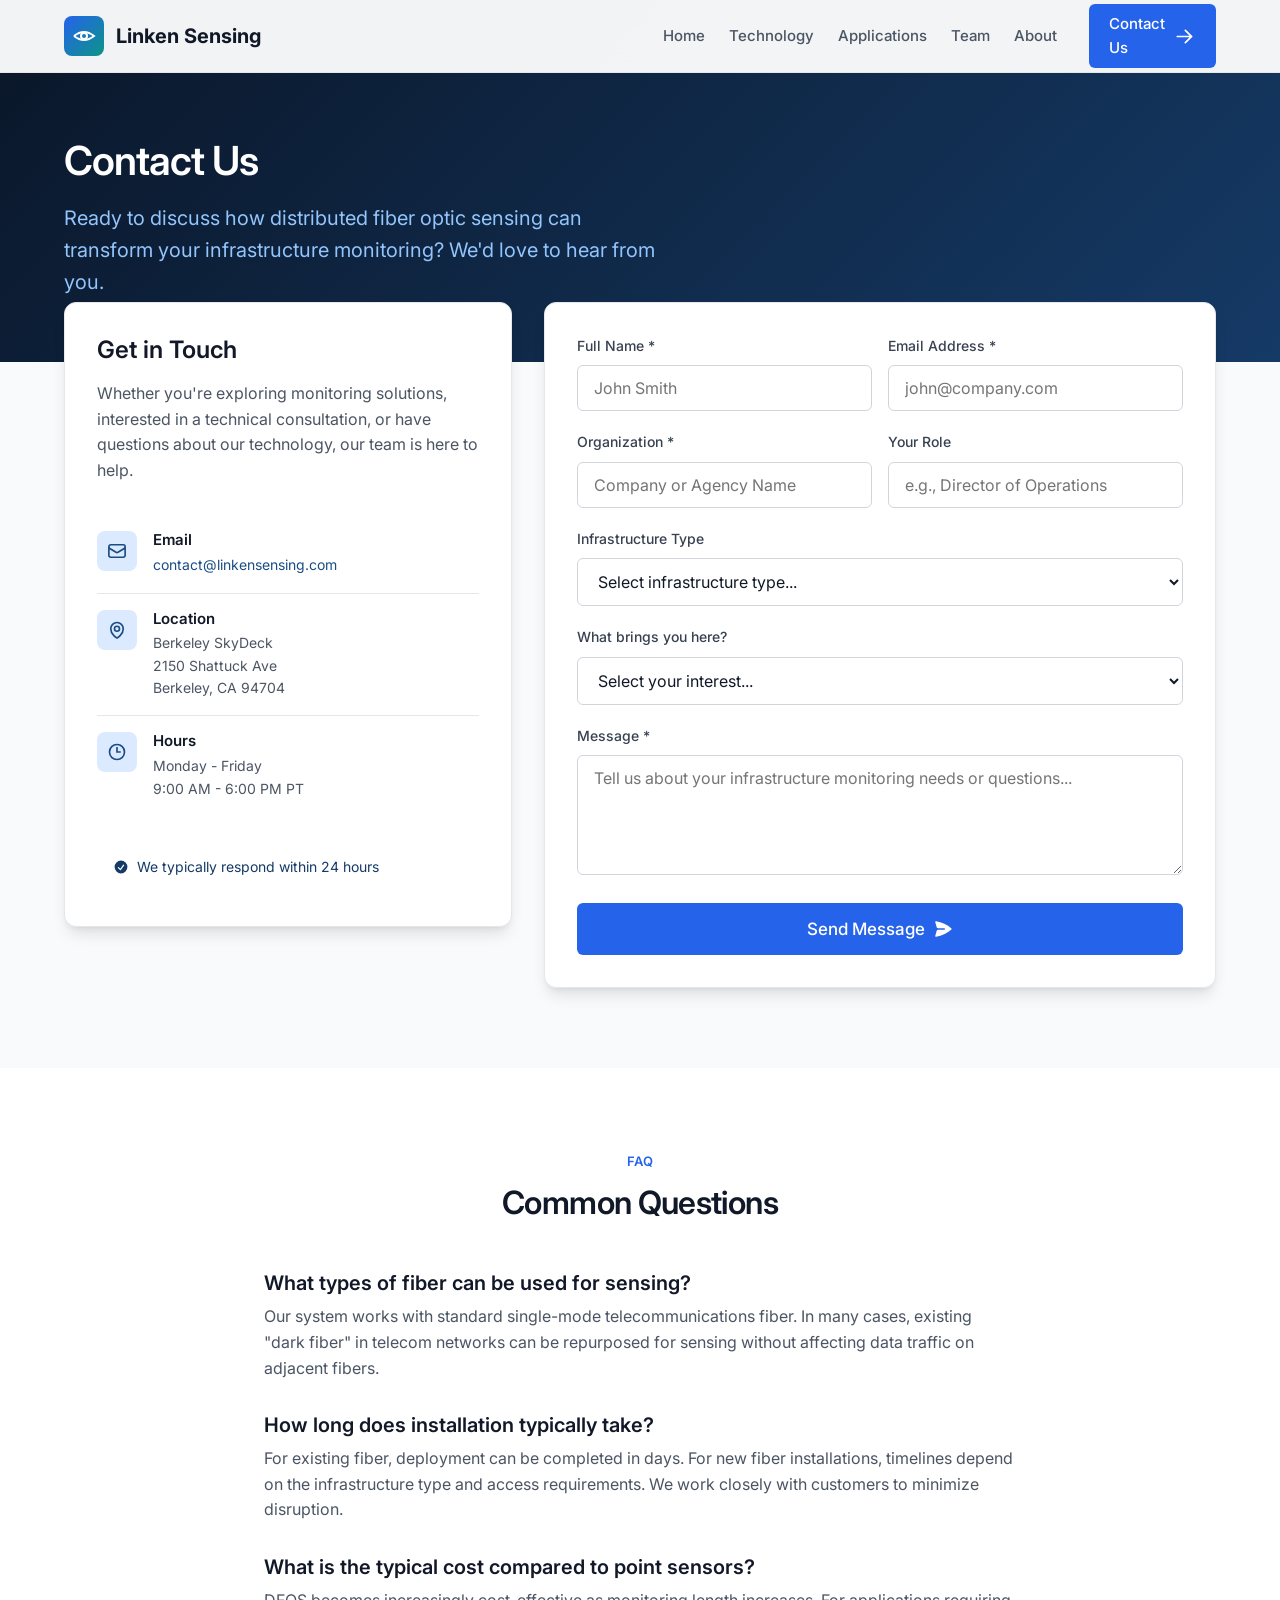
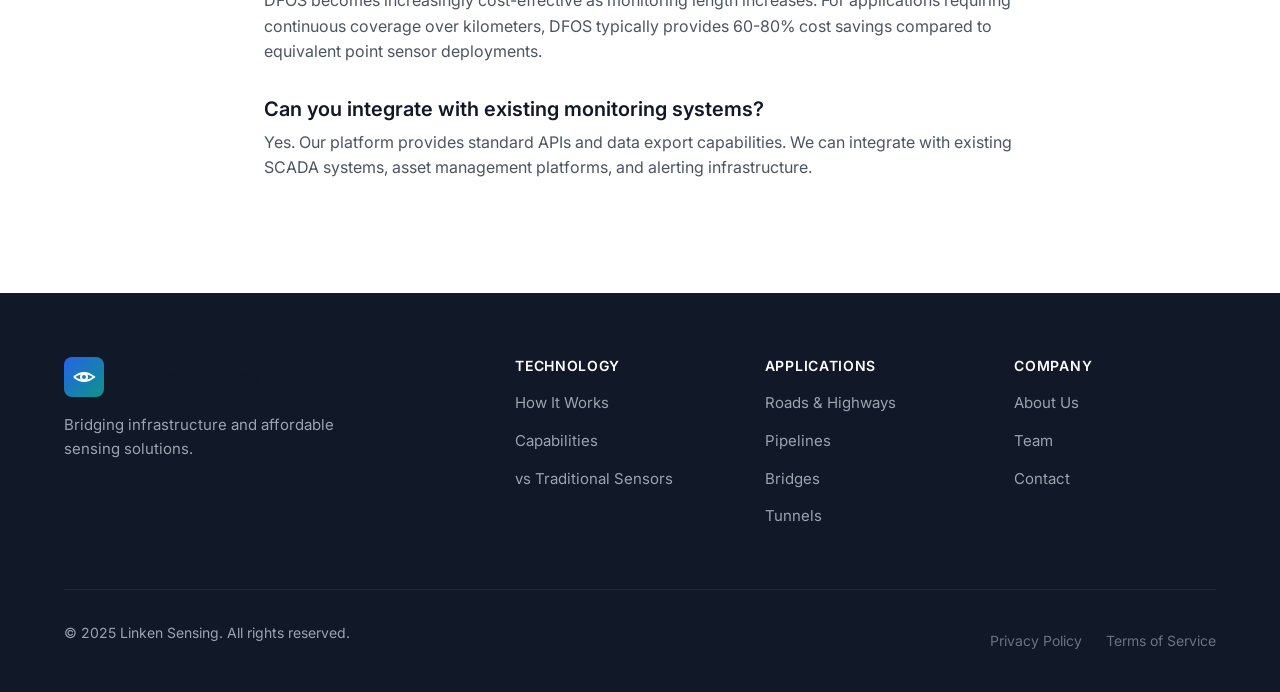
<file: pages/contact.html>
<!DOCTYPE html>
<html lang="en">
<head>
  <meta charset="UTF-8">
  <meta name="viewport" content="width=device-width, initial-scale=1.0">
  <meta name="description" content="Contact Linken Sensing to discuss infrastructure monitoring solutions, request a demo, or explore partnership opportunities.">
  <title>Contact | Linken Sensing</title>

  <link rel="preconnect" href="https://fonts.googleapis.com">
  <link rel="preconnect" href="https://fonts.gstatic.com" crossorigin>
  <link href="https://fonts.googleapis.com/css2?family=Inter:wght@400;500;600;700&family=JetBrains+Mono:wght@400;500&display=swap" rel="stylesheet">
  <link rel="stylesheet" href="../css/styles.css">
  <link rel="icon" type="image/svg+xml" href="data:image/svg+xml,<svg xmlns='http://www.w3.org/2000/svg' viewBox='0 0 100 100'><rect fill='%232563eb' rx='15' width='100' height='100'/><path d='M25 50 Q50 20 75 50 Q50 80 25 50' stroke='white' stroke-width='6' fill='none'/><circle cx='50' cy='50' r='8' fill='white'/></svg>">

  <style>
    .contact-hero {
      padding: calc(72px + var(--space-16)) 0 var(--space-12);
      background: linear-gradient(135deg, var(--primary-900), var(--primary-700));
    }
    .contact-hero h1 {
      color: white;
      margin-bottom: var(--space-4);
    }
    .contact-hero p {
      color: var(--primary-200);
      font-size: 1.25rem;
      max-width: 600px;
    }
    .contact-section {
      margin-top: -60px;
      padding-bottom: var(--space-20);
    }
    .contact-wrapper {
      display: grid;
      grid-template-columns: 1fr 1.5fr;
      gap: var(--space-8);
    }
    .contact-sidebar {
      background: white;
      border-radius: var(--radius-lg);
      padding: var(--space-8);
      box-shadow: var(--shadow-lg);
      border: 1px solid var(--gray-200);
      height: fit-content;
    }
    .contact-sidebar h3 {
      margin-bottom: var(--space-4);
    }
    .contact-sidebar > p {
      color: var(--gray-600);
      margin-bottom: var(--space-8);
    }
    .contact-method {
      display: flex;
      gap: var(--space-4);
      padding: var(--space-4) 0;
      border-top: 1px solid var(--gray-200);
    }
    .contact-method:first-of-type {
      border-top: none;
    }
    .contact-method-icon {
      width: 40px;
      height: 40px;
      background: var(--primary-100);
      border-radius: var(--radius-md);
      display: flex;
      align-items: center;
      justify-content: center;
      flex-shrink: 0;
    }
    .contact-method-icon svg {
      width: 20px;
      height: 20px;
      color: var(--primary-600);
    }
    .contact-method-content h4 {
      font-size: 0.9375rem;
      margin-bottom: var(--space-1);
    }
    .contact-method-content p {
      color: var(--gray-600);
      font-size: 0.875rem;
      margin: 0;
    }
    .contact-method-content a {
      color: var(--primary-600);
    }
    .response-time {
      background: var(--primary-50);
      border-radius: var(--radius-md);
      padding: var(--space-4);
      margin-top: var(--space-6);
    }
    .response-time p {
      display: flex;
      align-items: center;
      gap: var(--space-2);
      font-size: 0.875rem;
      color: var(--primary-700);
      margin: 0;
    }
    .response-time svg {
      width: 16px;
      height: 16px;
    }
    .form-success {
      display: none;
      text-align: center;
      padding: var(--space-12);
    }
    .form-success.show {
      display: block;
    }
    .form-success svg {
      width: 64px;
      height: 64px;
      color: var(--accent-green);
      margin-bottom: var(--space-4);
    }
    .form-success h3 {
      margin-bottom: var(--space-2);
    }
    .form-success p {
      color: var(--gray-600);
    }
    @media (max-width: 768px) {
      .contact-wrapper {
        grid-template-columns: 1fr;
      }
      .contact-section {
        margin-top: 0;
      }
    }
  </style>
</head>
<body>
  <!-- Header -->
  <header class="header" id="header">
    <div class="container">
      <div class="header-inner">
        <a href="../index.html" class="logo">
          <div class="logo-icon">
            <svg viewBox="0 0 24 24" fill="none" stroke="currentColor" stroke-width="2">
              <path d="M2 12 Q12 4 22 12 Q12 20 2 12" />
              <circle cx="12" cy="12" r="3" />
            </svg>
          </div>
          <span>Linken Sensing</span>
        </a>

        <button class="nav-toggle" id="navToggle" aria-label="Toggle navigation">
          <span></span>
          <span></span>
          <span></span>
        </button>

        <nav class="nav" id="nav">
          <ul class="nav-links">
            <li><a href="../index.html" class="nav-link">Home</a></li>
            <li><a href="technology.html" class="nav-link">Technology</a></li>
            <li><a href="applications.html" class="nav-link">Applications</a></li>
            <li><a href="team.html" class="nav-link">Team</a></li>
            <li><a href="about.html" class="nav-link">About</a></li>
          </ul>
          <a href="contact.html" class="nav-cta">
            Contact Us
            <svg viewBox="0 0 20 20" fill="currentColor">
              <path fill-rule="evenodd" d="M3 10a.75.75 0 01.75-.75h10.638L10.23 5.29a.75.75 0 111.04-1.08l5.5 5.25a.75.75 0 010 1.08l-5.5 5.25a.75.75 0 11-1.04-1.08l4.158-3.96H3.75A.75.75 0 013 10z" clip-rule="evenodd" />
            </svg>
          </a>
        </nav>
      </div>
    </div>
  </header>

  <!-- Hero -->
  <section class="contact-hero">
    <div class="container">
      <h1>Contact Us</h1>
      <p>Ready to discuss how distributed fiber optic sensing can transform your infrastructure monitoring? We'd love to hear from you.</p>
    </div>
  </section>

  <!-- Contact Form Section -->
  <section class="contact-section">
    <div class="container">
      <div class="contact-wrapper">

        <!-- Sidebar -->
        <div class="contact-sidebar">
          <h3>Get in Touch</h3>
          <p>Whether you're exploring monitoring solutions, interested in a technical consultation, or have questions about our technology, our team is here to help.</p>

          <div class="contact-method">
            <div class="contact-method-icon">
              <svg viewBox="0 0 24 24" fill="none" stroke="currentColor" stroke-width="2">
                <path d="M21.75 6.75v10.5a2.25 2.25 0 01-2.25 2.25h-15a2.25 2.25 0 01-2.25-2.25V6.75m19.5 0A2.25 2.25 0 0019.5 4.5h-15a2.25 2.25 0 00-2.25 2.25m19.5 0v.243a2.25 2.25 0 01-1.07 1.916l-7.5 4.615a2.25 2.25 0 01-2.36 0L3.32 8.91a2.25 2.25 0 01-1.07-1.916V6.75"/>
              </svg>
            </div>
            <div class="contact-method-content">
              <h4>Email</h4>
              <p><a href="mailto:contact@linkensensing.com">contact@linkensensing.com</a></p>
            </div>
          </div>

          <div class="contact-method">
            <div class="contact-method-icon">
              <svg viewBox="0 0 24 24" fill="none" stroke="currentColor" stroke-width="2">
                <path d="M15 10.5a3 3 0 11-6 0 3 3 0 016 0z"/>
                <path d="M19.5 10.5c0 7.142-7.5 11.25-7.5 11.25S4.5 17.642 4.5 10.5a7.5 7.5 0 1115 0z"/>
              </svg>
            </div>
            <div class="contact-method-content">
              <h4>Location</h4>
              <p>Berkeley SkyDeck<br>2150 Shattuck Ave<br>Berkeley, CA 94704</p>
            </div>
          </div>

          <div class="contact-method">
            <div class="contact-method-icon">
              <svg viewBox="0 0 24 24" fill="none" stroke="currentColor" stroke-width="2">
                <path d="M12 6v6h4.5m4.5 0a9 9 0 11-18 0 9 9 0 0118 0z"/>
              </svg>
            </div>
            <div class="contact-method-content">
              <h4>Hours</h4>
              <p>Monday - Friday<br>9:00 AM - 6:00 PM PT</p>
            </div>
          </div>

          <div class="response-time">
            <p>
              <svg viewBox="0 0 20 20" fill="currentColor">
                <path fill-rule="evenodd" d="M10 18a8 8 0 100-16 8 8 0 000 16zm3.857-9.809a.75.75 0 00-1.214-.882l-3.483 4.79-1.88-1.88a.75.75 0 10-1.06 1.061l2.5 2.5a.75.75 0 001.137-.089l4-5.5z" clip-rule="evenodd"/>
              </svg>
              We typically respond within 24 hours
            </p>
          </div>
        </div>

        <!-- Form -->
        <div class="contact-form-wrapper">
          <form id="contactForm">
            <div class="form-row">
              <div class="form-group">
                <label for="name" class="form-label">Full Name *</label>
                <input type="text" id="name" name="name" class="form-input" required placeholder="John Smith">
              </div>
              <div class="form-group">
                <label for="email" class="form-label">Email Address *</label>
                <input type="email" id="email" name="email" class="form-input" required placeholder="john@company.com">
              </div>
            </div>

            <div class="form-row">
              <div class="form-group">
                <label for="organization" class="form-label">Organization *</label>
                <input type="text" id="organization" name="organization" class="form-input" required placeholder="Company or Agency Name">
              </div>
              <div class="form-group">
                <label for="role" class="form-label">Your Role</label>
                <input type="text" id="role" name="role" class="form-input" placeholder="e.g., Director of Operations">
              </div>
            </div>

            <div class="form-group">
              <label for="infrastructure" class="form-label">Infrastructure Type</label>
              <select id="infrastructure" name="infrastructure" class="form-select">
                <option value="">Select infrastructure type...</option>
                <option value="roads">Roads & Highways</option>
                <option value="pipelines">Pipelines (Oil, Gas, Water)</option>
                <option value="bridges">Bridges</option>
                <option value="tunnels">Tunnels</option>
                <option value="buildings">Buildings & Structures</option>
                <option value="railways">Railways</option>
                <option value="power">Power Infrastructure</option>
                <option value="other">Other</option>
              </select>
            </div>

            <div class="form-group">
              <label for="interest" class="form-label">What brings you here?</label>
              <select id="interest" name="interest" class="form-select">
                <option value="">Select your interest...</option>
                <option value="demo">Request a Demo</option>
                <option value="pilot">Discuss Pilot Project</option>
                <option value="technical">Technical Consultation</option>
                <option value="partnership">Partnership Opportunity</option>
                <option value="careers">Career Opportunities</option>
                <option value="general">General Inquiry</option>
              </select>
            </div>

            <div class="form-group">
              <label for="message" class="form-label">Message *</label>
              <textarea id="message" name="message" class="form-textarea" required placeholder="Tell us about your infrastructure monitoring needs or questions..."></textarea>
            </div>

            <button type="submit" class="btn btn-primary btn-lg" style="width: 100%;">
              Send Message
              <svg viewBox="0 0 20 20" fill="currentColor">
                <path d="M3.105 2.289a.75.75 0 00-.826.95l1.414 4.925A1.5 1.5 0 005.135 9.25h6.115a.75.75 0 010 1.5H5.135a1.5 1.5 0 00-1.442 1.086l-1.414 4.926a.75.75 0 00.826.95 28.896 28.896 0 0015.293-7.154.75.75 0 000-1.115A28.897 28.897 0 003.105 2.289z"/>
              </svg>
            </button>
          </form>

          <div class="form-success" id="formSuccess">
            <svg viewBox="0 0 24 24" fill="none" stroke="currentColor" stroke-width="2">
              <path d="M9 12.75L11.25 15 15 9.75M21 12a9 9 0 11-18 0 9 9 0 0118 0z"/>
            </svg>
            <h3>Message Sent</h3>
            <p>Thank you for reaching out. Our team will review your message and respond within 24 hours.</p>
          </div>
        </div>

      </div>
    </div>
  </section>

  <!-- FAQ Section -->
  <section class="section section-light">
    <div class="container container-narrow">
      <div class="section-header">
        <span class="section-label">FAQ</span>
        <h2>Common Questions</h2>
      </div>

      <div class="how-it-works">
        <div class="step fade-in" style="grid-template-columns: 1fr;">
          <div class="step-content">
            <h4>What types of fiber can be used for sensing?</h4>
            <p>Our system works with standard single-mode telecommunications fiber. In many cases, existing "dark fiber" in telecom networks can be repurposed for sensing without affecting data traffic on adjacent fibers.</p>
          </div>
        </div>

        <div class="step fade-in" style="grid-template-columns: 1fr;">
          <div class="step-content">
            <h4>How long does installation typically take?</h4>
            <p>For existing fiber, deployment can be completed in days. For new fiber installations, timelines depend on the infrastructure type and access requirements. We work closely with customers to minimize disruption.</p>
          </div>
        </div>

        <div class="step fade-in" style="grid-template-columns: 1fr;">
          <div class="step-content">
            <h4>What is the typical cost compared to point sensors?</h4>
            <p>DFOS becomes increasingly cost-effective as monitoring length increases. For applications requiring continuous coverage over kilometers, DFOS typically provides 60-80% cost savings compared to equivalent point sensor deployments.</p>
          </div>
        </div>

        <div class="step fade-in" style="grid-template-columns: 1fr;">
          <div class="step-content">
            <h4>Can you integrate with existing monitoring systems?</h4>
            <p>Yes. Our platform provides standard APIs and data export capabilities. We can integrate with existing SCADA systems, asset management platforms, and alerting infrastructure.</p>
          </div>
        </div>
      </div>
    </div>
  </section>

  <!-- Footer -->
  <footer class="footer">
    <div class="container">
      <div class="footer-grid">
        <div class="footer-brand">
          <a href="../index.html" class="logo">
            <div class="logo-icon">
              <svg viewBox="0 0 24 24" fill="none" stroke="currentColor" stroke-width="2">
                <path d="M2 12 Q12 4 22 12 Q12 20 2 12" />
                <circle cx="12" cy="12" r="3" />
              </svg>
            </div>
            <span>Linken Sensing</span>
          </a>
          <p>Bridging infrastructure and affordable sensing solutions.</p>
        </div>

        <div>
          <h4>Technology</h4>
          <ul class="footer-links">
            <li><a href="technology.html">How It Works</a></li>
            <li><a href="technology.html#capabilities">Capabilities</a></li>
            <li><a href="technology.html#comparison">vs Traditional Sensors</a></li>
          </ul>
        </div>

        <div>
          <h4>Applications</h4>
          <ul class="footer-links">
            <li><a href="applications.html#roads">Roads & Highways</a></li>
            <li><a href="applications.html#pipelines">Pipelines</a></li>
            <li><a href="applications.html#bridges">Bridges</a></li>
            <li><a href="applications.html#tunnels">Tunnels</a></li>
          </ul>
        </div>

        <div>
          <h4>Company</h4>
          <ul class="footer-links">
            <li><a href="about.html">About Us</a></li>
            <li><a href="team.html">Team</a></li>
            <li><a href="contact.html">Contact</a></li>
          </ul>
        </div>
      </div>

      <div class="footer-bottom">
        <p>&copy; 2025 Linken Sensing. All rights reserved.</p>
        <div class="footer-legal">
          <a href="#">Privacy Policy</a>
          <a href="#">Terms of Service</a>
        </div>
      </div>
    </div>
  </footer>

  <script src="../js/main.js"></script>
  <script>
    // Form handling
    document.getElementById('contactForm').addEventListener('submit', function(e) {
      e.preventDefault();

      // In production, this would submit to a backend service
      // For now, show success message
      document.getElementById('contactForm').style.display = 'none';
      document.getElementById('formSuccess').classList.add('show');
    });
  </script>
</body>
</html>
</file>
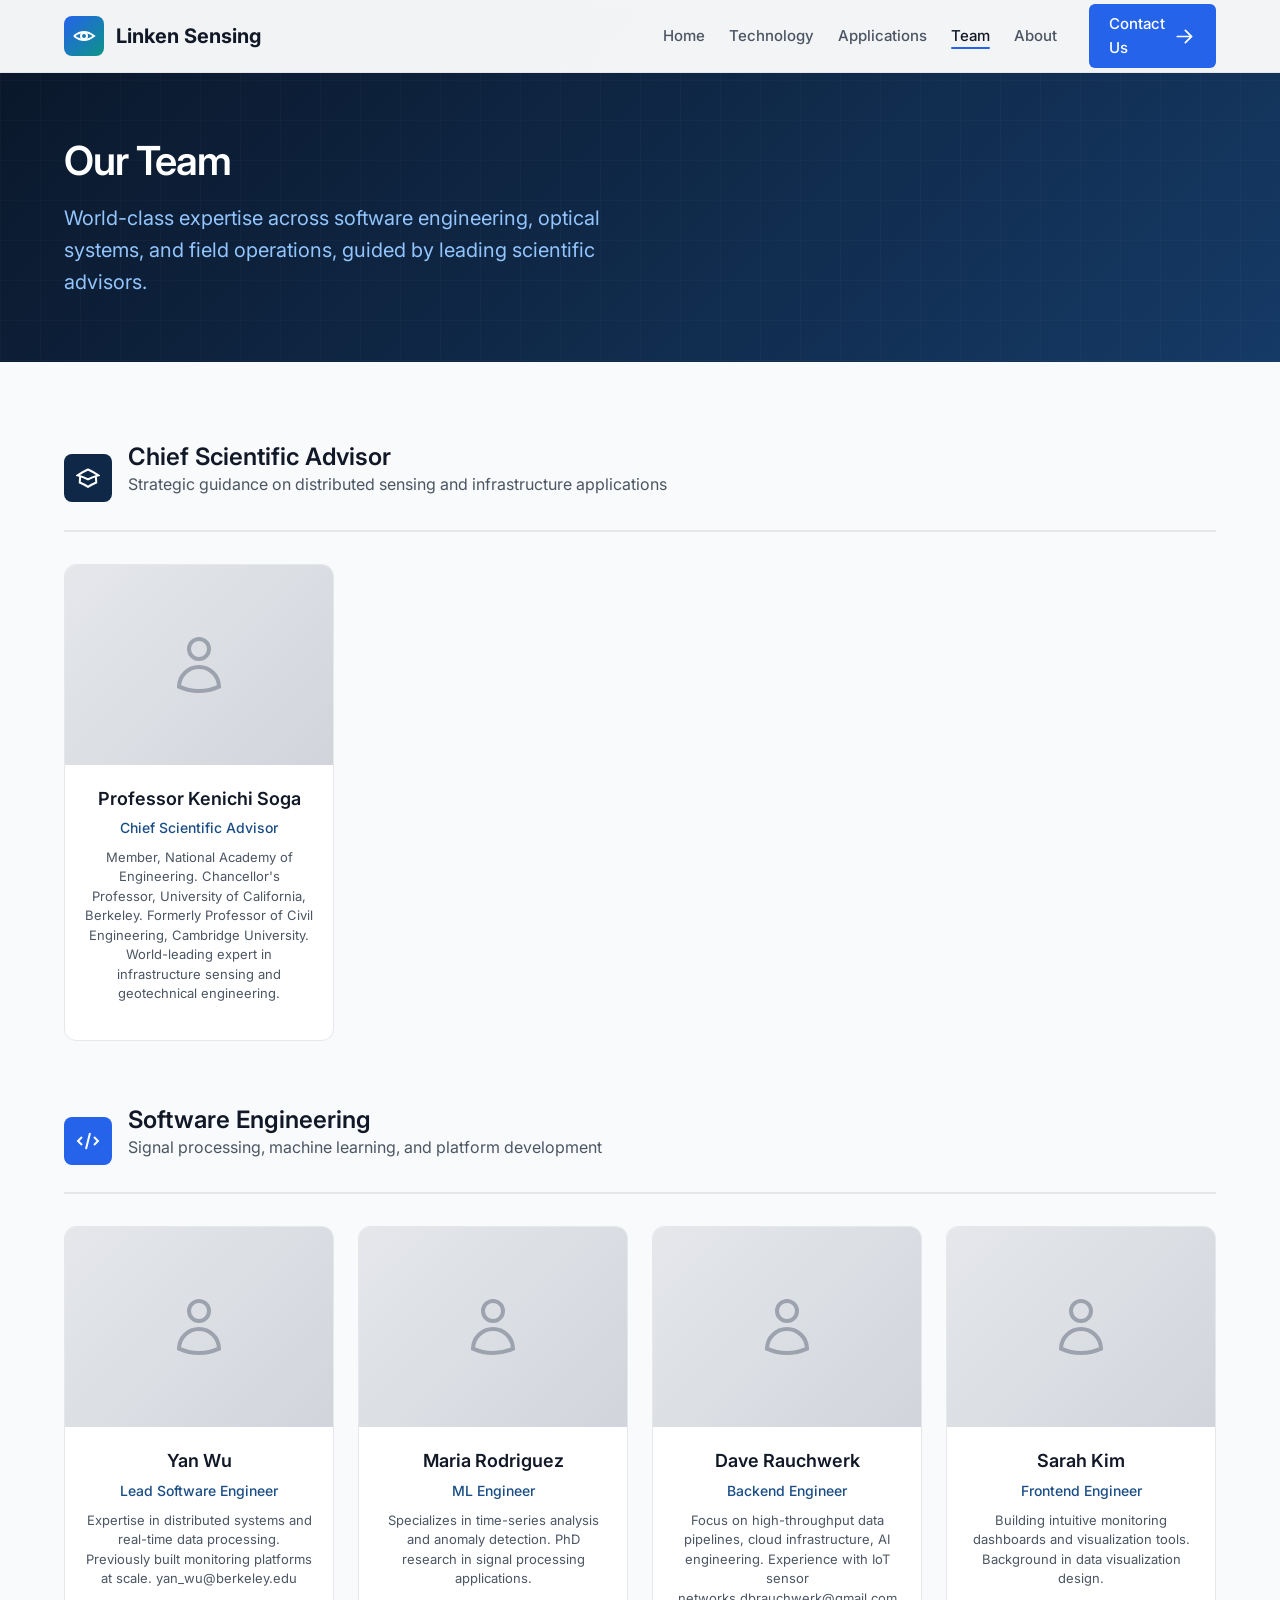
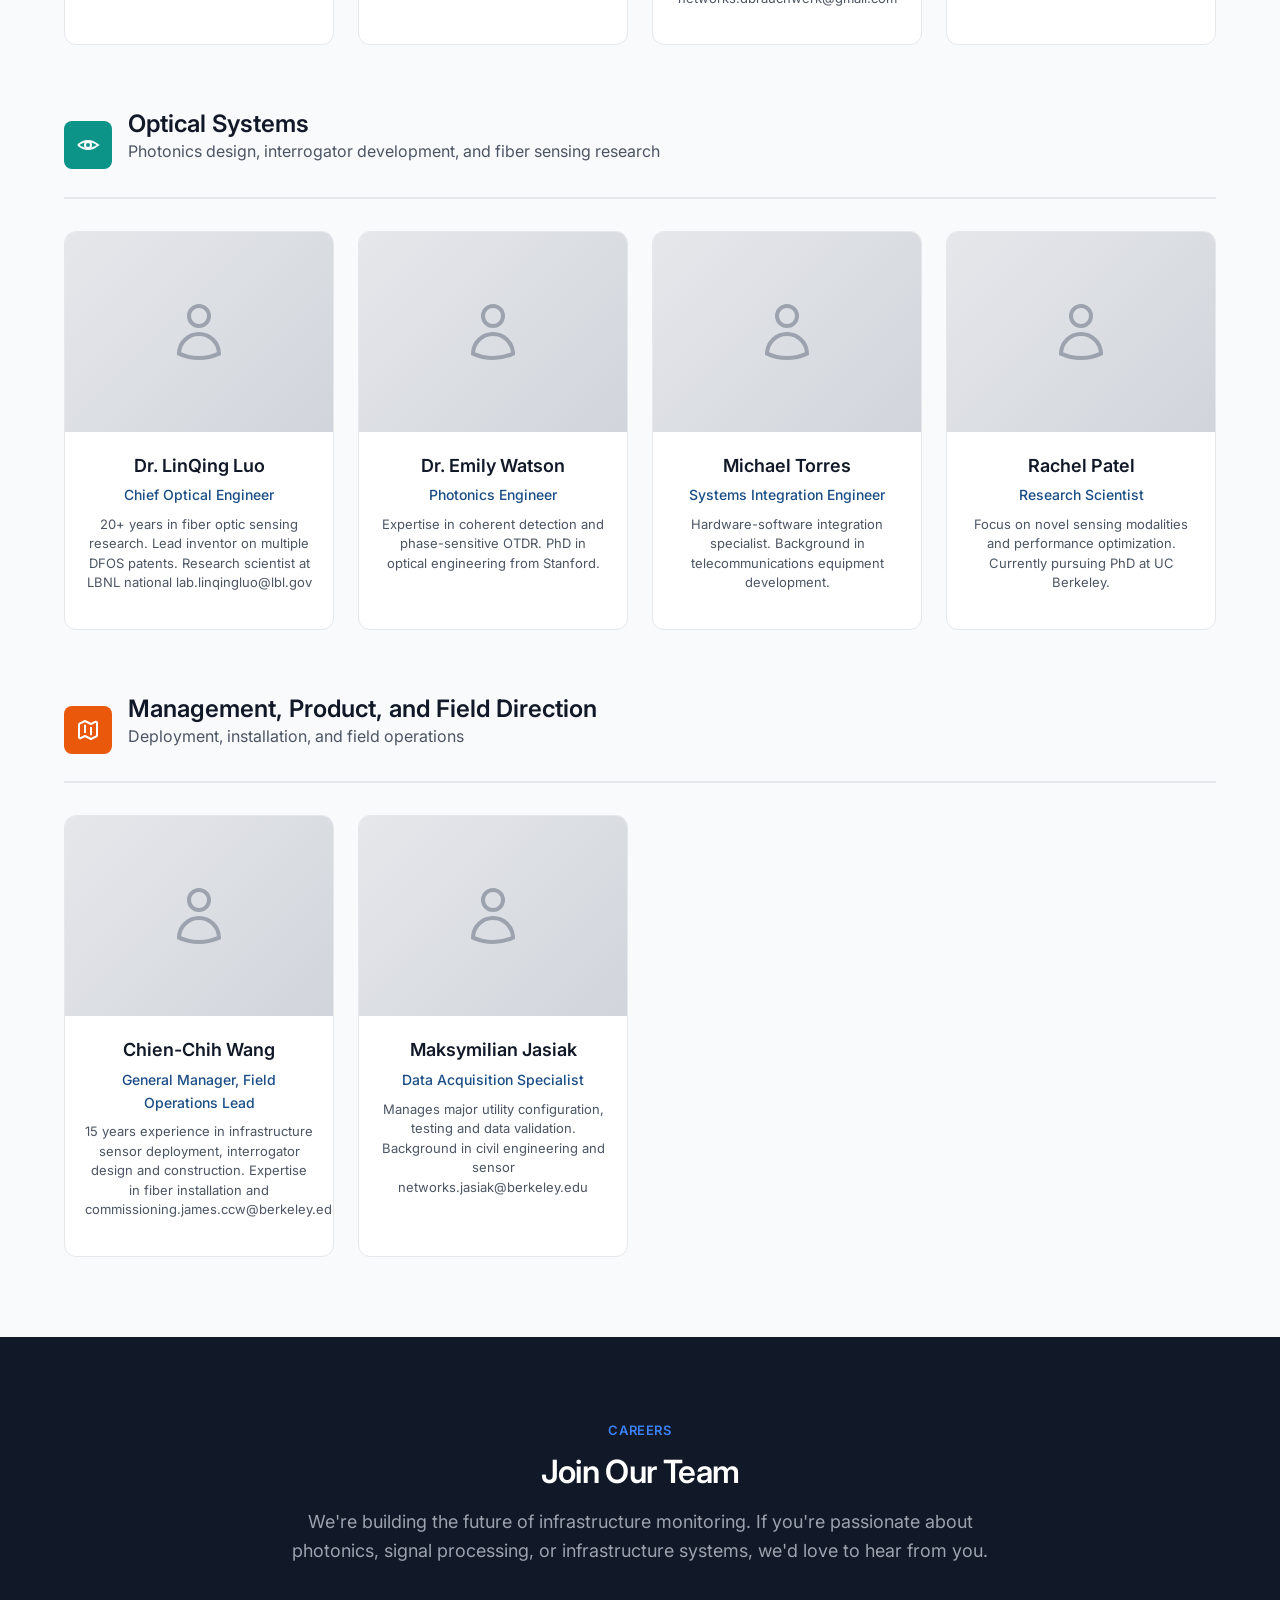
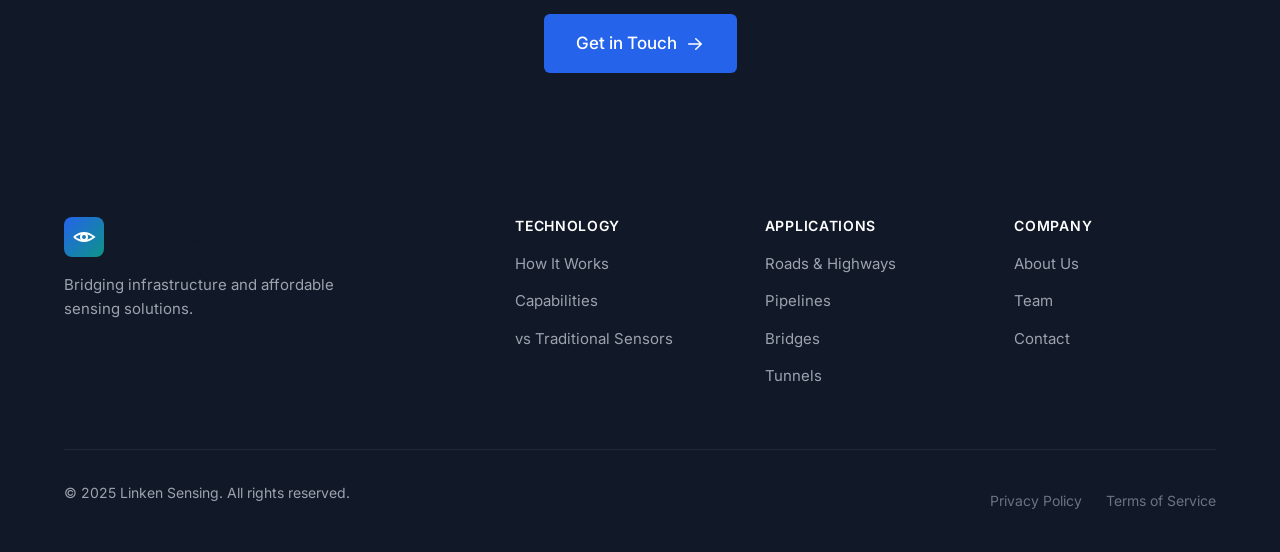
<file: pages/team.html>
<!DOCTYPE html>
<html lang="en">
<head>
  <meta charset="UTF-8">
  <meta name="viewport" content="width=device-width, initial-scale=1.0">
  <meta name="description" content="Meet the Linken Sensing team - experts in software engineering, optical systems, and field data acquisition building the future of infrastructure monitoring.">
  <title>Team | Linken Sensing</title>

  <link rel="preconnect" href="https://fonts.googleapis.com">
  <link rel="preconnect" href="https://fonts.gstatic.com" crossorigin>
  <link href="https://fonts.googleapis.com/css2?family=Inter:wght@400;500;600;700&family=JetBrains+Mono:wght@400;500&display=swap" rel="stylesheet">
  <link rel="stylesheet" href="../css/styles.css">
  <link rel="icon" type="image/svg+xml" href="data:image/svg+xml,<svg xmlns='http://www.w3.org/2000/svg' viewBox='0 0 100 100'><rect fill='%232563eb' rx='15' width='100' height='100'/><path d='M25 50 Q50 20 75 50 Q50 80 25 50' stroke='white' stroke-width='6' fill='none'/><circle cx='50' cy='50' r='8' fill='white'/></svg>">
</head>
<body>
  <!-- Header -->
  <header class="header" id="header">
    <div class="container">
      <div class="header-inner">
        <a href="../index.html" class="logo">
          <div class="logo-icon">
            <svg viewBox="0 0 24 24" fill="none" stroke="currentColor" stroke-width="2">
              <path d="M2 12 Q12 4 22 12 Q12 20 2 12" />
              <circle cx="12" cy="12" r="3" />
            </svg>
          </div>
          <span>Linken Sensing</span>
        </a>

        <button class="nav-toggle" id="navToggle" aria-label="Toggle navigation">
          <span></span>
          <span></span>
          <span></span>
        </button>

        <nav class="nav" id="nav">
          <ul class="nav-links">
            <li><a href="../index.html" class="nav-link">Home</a></li>
            <li><a href="technology.html" class="nav-link">Technology</a></li>
            <li><a href="applications.html" class="nav-link">Applications</a></li>
            <li><a href="team.html" class="nav-link active">Team</a></li>
            <li><a href="about.html" class="nav-link">About</a></li>
          </ul>
          <a href="contact.html" class="nav-cta">
            Contact Us
            <svg viewBox="0 0 20 20" fill="currentColor">
              <path fill-rule="evenodd" d="M3 10a.75.75 0 01.75-.75h10.638L10.23 5.29a.75.75 0 111.04-1.08l5.5 5.25a.75.75 0 010 1.08l-5.5 5.25a.75.75 0 11-1.04-1.08l4.158-3.96H3.75A.75.75 0 013 10z" clip-rule="evenodd" />
            </svg>
          </a>
        </nav>
      </div>
    </div>
  </header>

  <!-- Page Header -->
  <section class="page-header">
    <div class="container">
      <h1>Our Team</h1>
      <p>World-class expertise across software engineering, optical systems, and field operations, guided by leading scientific advisors.</p>
    </div>
  </section>

  <!-- Team Sections -->
  <section class="section">
    <div class="container">

      <!-- Chief Scientific Advisor -->
      <div class="team-division" id="advisor">
        <div class="division-header">
          <div class="division-icon" style="background: var(--primary-800);">
            <svg viewBox="0 0 24 24" fill="none" stroke="currentColor" stroke-width="2">
              <path d="M4.26 10.147a60.436 60.436 0 00-.491 6.347A48.627 48.627 0 0112 20.904a48.627 48.627 0 018.232-4.41 60.46 60.46 0 00-.491-6.347m-15.482 0a50.57 50.57 0 00-2.658-.813A59.905 59.905 0 0112 3.493a59.902 59.902 0 0110.399 5.84c-.896.248-1.783.52-2.658.814m-15.482 0A50.697 50.697 0 0112 13.489a50.702 50.702 0 017.74-3.342"/>
            </svg>
          </div>
          <div>
            <h3>Chief Scientific Advisor</h3>
            <p class="text-muted">Strategic guidance on distributed sensing and infrastructure applications</p>
          </div>
        </div>

        <div class="team-grid">
          <div class="team-card fade-in">
            <div class="team-photo">
              <svg viewBox="0 0 24 24" fill="none" stroke="currentColor" stroke-width="1.5">
                <path d="M15.75 6a3.75 3.75 0 11-7.5 0 3.75 3.75 0 017.5 0zM4.501 20.118a7.5 7.5 0 0114.998 0A17.933 17.933 0 0112 21.75c-2.676 0-5.216-.584-7.499-1.632z"/>
              </svg>
            </div>
            <div class="team-info">
              <div class="team-name">Professor Kenichi Soga</div>
              <div class="team-title">Chief Scientific Advisor</div>
              <p class="team-bio">Member, National Academy of Engineering. Chancellor's Professor, University of California, Berkeley. Formerly Professor of Civil Engineering, Cambridge University. World-leading expert in infrastructure sensing and geotechnical engineering.</p>
            </div>
          </div>
        </div>
      </div>

      <!-- Software Engineering Division -->
      <div class="team-division" id="software">
        <div class="division-header">
          <div class="division-icon">
            <svg viewBox="0 0 24 24" fill="none" stroke="currentColor" stroke-width="2">
              <path d="M10 20l4-16m4 4l4 4-4 4M6 16l-4-4 4-4"/>
            </svg>
          </div>
          <div>
            <h3>Software Engineering</h3>
            <p class="text-muted">Signal processing, machine learning, and platform development</p>
          </div>
        </div>

        <div class="team-grid">
          <div class="team-card fade-in">
            <div class="team-photo">
              <svg viewBox="0 0 24 24" fill="none" stroke="currentColor" stroke-width="1.5">
                <path d="M15.75 6a3.75 3.75 0 11-7.5 0 3.75 3.75 0 017.5 0zM4.501 20.118a7.5 7.5 0 0114.998 0A17.933 17.933 0 0112 21.75c-2.676 0-5.216-.584-7.499-1.632z"/>
              </svg>
            </div>
            <div class="team-info">
              <div class="team-name">Yan Wu</div>
              <div class="team-title">Lead Software Engineer</div>
              <p class="team-bio">Expertise in distributed systems and real-time data processing. Previously built monitoring platforms at scale. yan_wu@berkeley.edu</p>
            </div>
          </div>

          <div class="team-card fade-in">
            <div class="team-photo">
              <svg viewBox="0 0 24 24" fill="none" stroke="currentColor" stroke-width="1.5">
                <path d="M15.75 6a3.75 3.75 0 11-7.5 0 3.75 3.75 0 017.5 0zM4.501 20.118a7.5 7.5 0 0114.998 0A17.933 17.933 0 0112 21.75c-2.676 0-5.216-.584-7.499-1.632z"/>
              </svg>
            </div>
            <div class="team-info">
              <div class="team-name">Maria Rodriguez</div>
              <div class="team-title">ML Engineer</div>
              <p class="team-bio">Specializes in time-series analysis and anomaly detection. PhD research in signal processing applications.</p>
            </div>
          </div>

          <div class="team-card fade-in">
            <div class="team-photo">
              <svg viewBox="0 0 24 24" fill="none" stroke="currentColor" stroke-width="1.5">
                <path d="M15.75 6a3.75 3.75 0 11-7.5 0 3.75 3.75 0 017.5 0zM4.501 20.118a7.5 7.5 0 0114.998 0A17.933 17.933 0 0112 21.75c-2.676 0-5.216-.584-7.499-1.632z"/>
              </svg>
            </div>
            <div class="team-info">
              <div class="team-name">Dave Rauchwerk</div>
              <div class="team-title">Backend Engineer</div>
              <p class="team-bio">Focus on high-throughput data pipelines, cloud infrastructure, AI engineering. Experience with IoT sensor networks.dbrauchwerk@gmail.com </p>
            </div>
          </div>

          <div class="team-card fade-in">
            <div class="team-photo">
              <svg viewBox="0 0 24 24" fill="none" stroke="currentColor" stroke-width="1.5">
                <path d="M15.75 6a3.75 3.75 0 11-7.5 0 3.75 3.75 0 017.5 0zM4.501 20.118a7.5 7.5 0 0114.998 0A17.933 17.933 0 0112 21.75c-2.676 0-5.216-.584-7.499-1.632z"/>
              </svg>
            </div>
            <div class="team-info">
              <div class="team-name">Sarah Kim</div>
              <div class="team-title">Frontend Engineer</div>
              <p class="team-bio">Building intuitive monitoring dashboards and visualization tools. Background in data visualization design.</p>
            </div>
          </div>
        </div>
      </div>

      <!-- Optical Systems Division -->
      <div class="team-division" id="optical">
        <div class="division-header">
          <div class="division-icon" style="background: var(--accent-teal);">
            <svg viewBox="0 0 24 24" fill="none" stroke="currentColor" stroke-width="2">
              <circle cx="12" cy="12" r="3"/>
              <path d="M2 12 Q12 4 22 12 Q12 20 2 12"/>
            </svg>
          </div>
          <div>
            <h3>Optical Systems</h3>
            <p class="text-muted">Photonics design, interrogator development, and fiber sensing research</p>
          </div>
        </div>

        <div class="team-grid">
          <div class="team-card fade-in">
            <div class="team-photo">
              <svg viewBox="0 0 24 24" fill="none" stroke="currentColor" stroke-width="1.5">
                <path d="M15.75 6a3.75 3.75 0 11-7.5 0 3.75 3.75 0 017.5 0zM4.501 20.118a7.5 7.5 0 0114.998 0A17.933 17.933 0 0112 21.75c-2.676 0-5.216-.584-7.499-1.632z"/>
              </svg>
            </div>
            <div class="team-info">
              <div class="team-name">Dr. LinQing Luo</div>
              <div class="team-title">Chief Optical Engineer</div>
              <p class="team-bio">20+ years in fiber optic sensing research. Lead inventor on multiple DFOS patents.  Research scientist at LBNL national lab.linqingluo@lbl.gov</p>
            </div>
          </div>

          <div class="team-card fade-in">
            <div class="team-photo">
              <svg viewBox="0 0 24 24" fill="none" stroke="currentColor" stroke-width="1.5">
                <path d="M15.75 6a3.75 3.75 0 11-7.5 0 3.75 3.75 0 017.5 0zM4.501 20.118a7.5 7.5 0 0114.998 0A17.933 17.933 0 0112 21.75c-2.676 0-5.216-.584-7.499-1.632z"/>
              </svg>
            </div>
            <div class="team-info">
              <div class="team-name">Dr. Emily Watson</div>
              <div class="team-title">Photonics Engineer</div>
              <p class="team-bio">Expertise in coherent detection and phase-sensitive OTDR. PhD in optical engineering from Stanford.</p>
            </div>
          </div>

          <div class="team-card fade-in">
            <div class="team-photo">
              <svg viewBox="0 0 24 24" fill="none" stroke="currentColor" stroke-width="1.5">
                <path d="M15.75 6a3.75 3.75 0 11-7.5 0 3.75 3.75 0 017.5 0zM4.501 20.118a7.5 7.5 0 0114.998 0A17.933 17.933 0 0112 21.75c-2.676 0-5.216-.584-7.499-1.632z"/>
              </svg>
            </div>
            <div class="team-info">
              <div class="team-name">Michael Torres</div>
              <div class="team-title">Systems Integration Engineer</div>
              <p class="team-bio">Hardware-software integration specialist. Background in telecommunications equipment development.</p>
            </div>
          </div>

          <div class="team-card fade-in">
            <div class="team-photo">
              <svg viewBox="0 0 24 24" fill="none" stroke="currentColor" stroke-width="1.5">
                <path d="M15.75 6a3.75 3.75 0 11-7.5 0 3.75 3.75 0 017.5 0zM4.501 20.118a7.5 7.5 0 0114.998 0A17.933 17.933 0 0112 21.75c-2.676 0-5.216-.584-7.499-1.632z"/>
              </svg>
            </div>
            <div class="team-info">
              <div class="team-name">Rachel Patel</div>
              <div class="team-title">Research Scientist</div>
              <p class="team-bio">Focus on novel sensing modalities and performance optimization. Currently pursuing PhD at UC Berkeley.</p>
            </div>
          </div>
        </div>
      </div>

      <!-- Central Product Management -->
      <div class="team-division" id="field">
        <div class="division-header">
          <div class="division-icon" style="background: var(--accent-orange);">
            <svg viewBox="0 0 24 24" fill="none" stroke="currentColor" stroke-width="2">
              <path d="M9 6.75V15m6-6v8.25m.503 3.498l4.875-2.437c.381-.19.622-.58.622-1.006V4.82c0-.836-.88-1.38-1.628-1.006l-3.869 1.934c-.317.159-.69.159-1.006 0L9.503 3.252a1.125 1.125 0 00-1.006 0L3.622 5.689C3.24 5.88 3 6.27 3 6.695V19.18c0 .836.88 1.38 1.628 1.006l3.869-1.934c.317-.159.69-.159 1.006 0l4.994 2.497c.317.158.69.158 1.006 0z"/>
            </svg>
          </div>
          <div>
            <h3>Management, Product, and Field Direction</h3>
            <p class="text-muted">Deployment, installation, and field operations</p>
          </div>
        </div>

        <div class="team-grid">
          <div class="team-card fade-in">
            <div class="team-photo">
              <svg viewBox="0 0 24 24" fill="none" stroke="currentColor" stroke-width="1.5">
                <path d="M15.75 6a3.75 3.75 0 11-7.5 0 3.75 3.75 0 017.5 0zM4.501 20.118a7.5 7.5 0 0114.998 0A17.933 17.933 0 0112 21.75c-2.676 0-5.216-.584-7.499-1.632z"/>
              </svg>
            </div>
            <div class="team-info">
              <div class="team-name">Chien-Chih Wang</div>
              <div class="team-title">General Manager, Field Operations Lead</div>
              <p class="team-bio">15 years experience in infrastructure sensor deployment, interrogator design and construction.  Expertise in fiber installation and commissioning.james.ccw@berkeley.edu</p>
            </div>
          </div>

          <div class="team-card fade-in">
            <div class="team-photo">
              <svg viewBox="0 0 24 24" fill="none" stroke="currentColor" stroke-width="1.5">
                <path d="M15.75 6a3.75 3.75 0 11-7.5 0 3.75 3.75 0 017.5 0zM4.501 20.118a7.5 7.5 0 0114.998 0A17.933 17.933 0 0112 21.75c-2.676 0-5.216-.584-7.499-1.632z"/>
              </svg>
            </div>
            <div class="team-info">
              <div class="team-name">Maksymilian Jasiak</div>
              <div class="team-title">Data Acquisition Specialist</div>
              <p class="team-bio">Manages major utility configuration, testing and data validation. Background in civil engineering and sensor networks.jasiak@berkeley.edu</p>
            </div>
          </div>
        </div>
      </div>

    </div>
  </section>

  <!-- Join the Team CTA -->
  <section class="section section-dark">
    <div class="container">
      <div class="section-header">
        <span class="section-label">Careers</span>
        <h2>Join Our Team</h2>
        <p>We're building the future of infrastructure monitoring. If you're passionate about photonics, signal processing, or infrastructure systems, we'd love to hear from you.</p>
      </div>

      <div class="text-center">
        <a href="contact.html" class="btn btn-primary btn-lg">
          Get in Touch
          <svg viewBox="0 0 20 20" fill="currentColor">
            <path fill-rule="evenodd" d="M3 10a.75.75 0 01.75-.75h10.638L10.23 5.29a.75.75 0 111.04-1.08l5.5 5.25a.75.75 0 010 1.08l-5.5 5.25a.75.75 0 11-1.04-1.08l4.158-3.96H3.75A.75.75 0 013 10z" clip-rule="evenodd" />
          </svg>
        </a>
      </div>
    </div>
  </section>

  <!-- Footer -->
  <footer class="footer">
    <div class="container">
      <div class="footer-grid">
        <div class="footer-brand">
          <a href="../index.html" class="logo">
            <div class="logo-icon">
              <svg viewBox="0 0 24 24" fill="none" stroke="currentColor" stroke-width="2">
                <path d="M2 12 Q12 4 22 12 Q12 20 2 12" />
                <circle cx="12" cy="12" r="3" />
              </svg>
            </div>
            <span>Linken Sensing</span>
          </a>
          <p>Bridging infrastructure and affordable sensing solutions.</p>
        </div>

        <div>
          <h4>Technology</h4>
          <ul class="footer-links">
            <li><a href="technology.html">How It Works</a></li>
            <li><a href="technology.html#capabilities">Capabilities</a></li>
            <li><a href="technology.html#comparison">vs Traditional Sensors</a></li>
          </ul>
        </div>

        <div>
          <h4>Applications</h4>
          <ul class="footer-links">
            <li><a href="applications.html#roads">Roads & Highways</a></li>
            <li><a href="applications.html#pipelines">Pipelines</a></li>
            <li><a href="applications.html#bridges">Bridges</a></li>
            <li><a href="applications.html#tunnels">Tunnels</a></li>
          </ul>
        </div>

        <div>
          <h4>Company</h4>
          <ul class="footer-links">
            <li><a href="about.html">About Us</a></li>
            <li><a href="team.html">Team</a></li>
            <li><a href="contact.html">Contact</a></li>
          </ul>
        </div>
      </div>

      <div class="footer-bottom">
        <p>&copy; 2025 Linken Sensing. All rights reserved.</p>
        <div class="footer-legal">
          <a href="#">Privacy Policy</a>
          <a href="#">Terms of Service</a>
        </div>
      </div>
    </div>
  </footer>

  <script src="../js/main.js"></script>
</body>
</html>
</file>
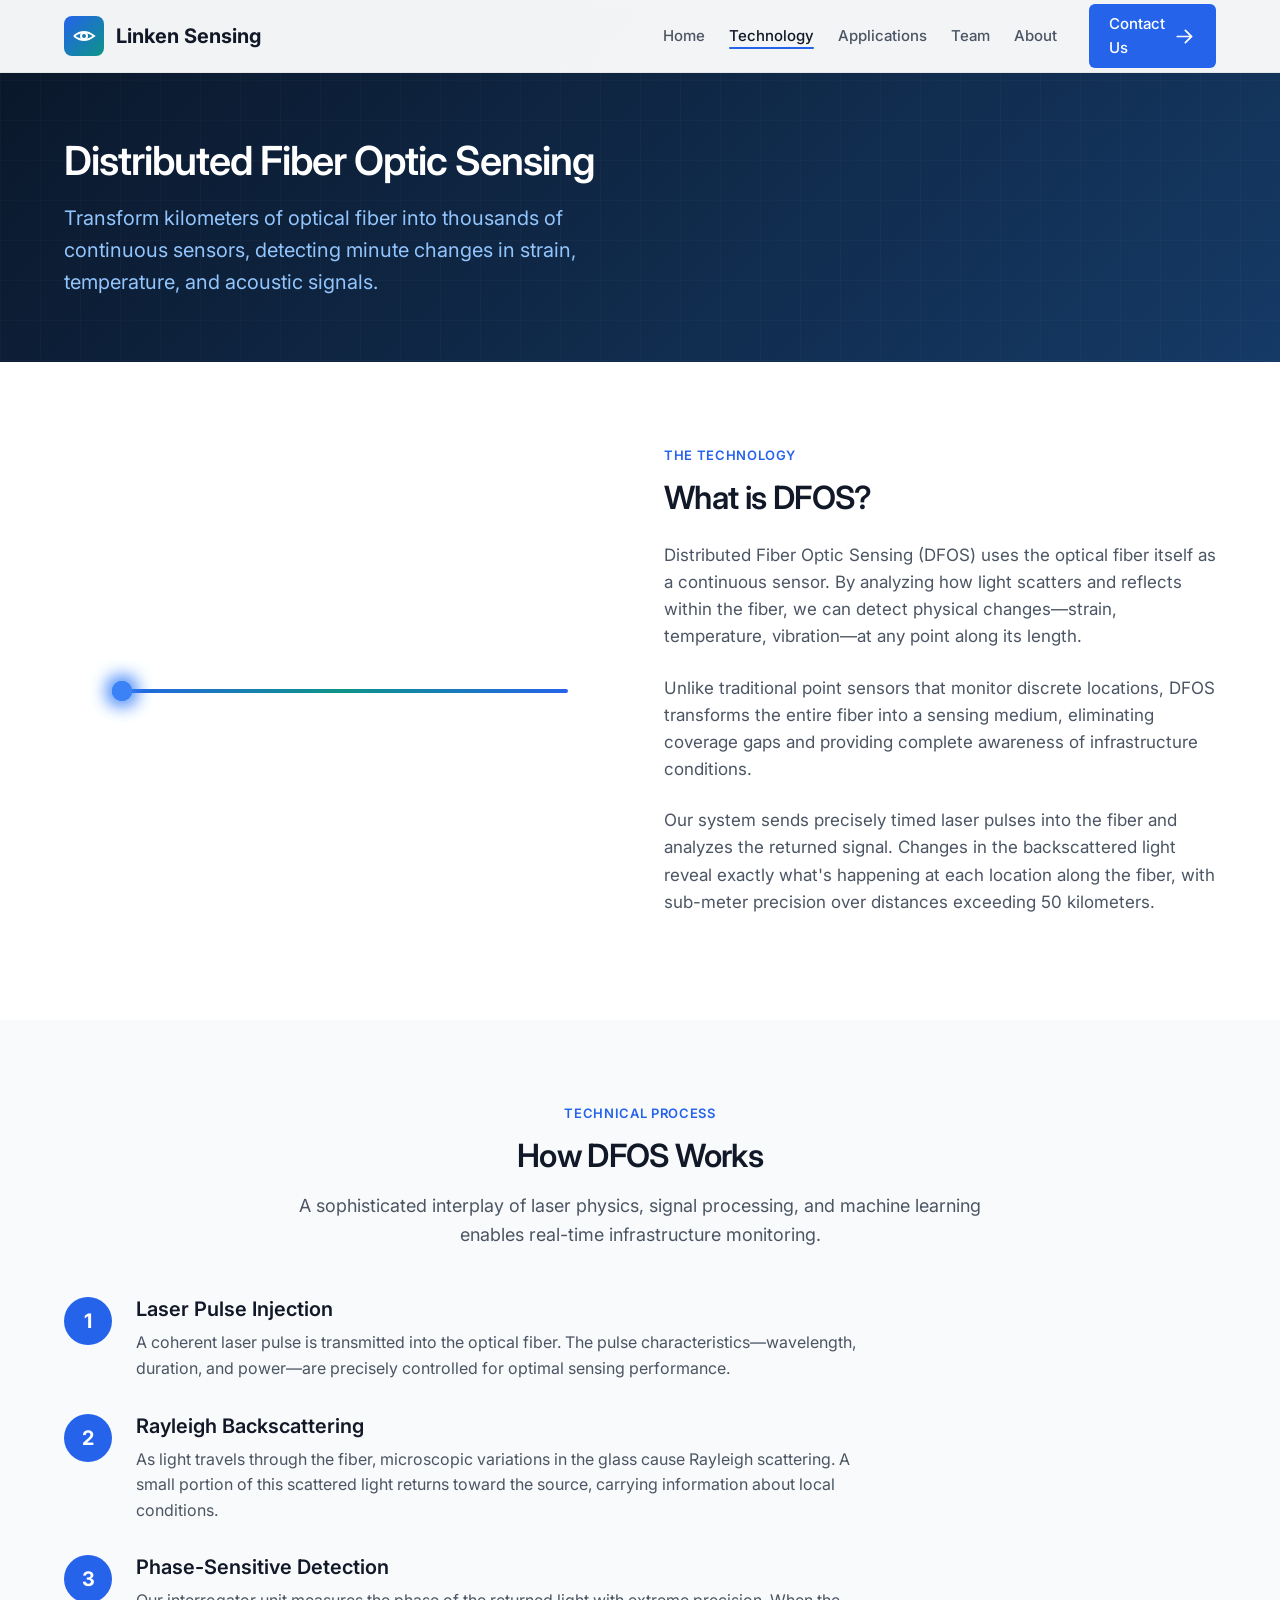
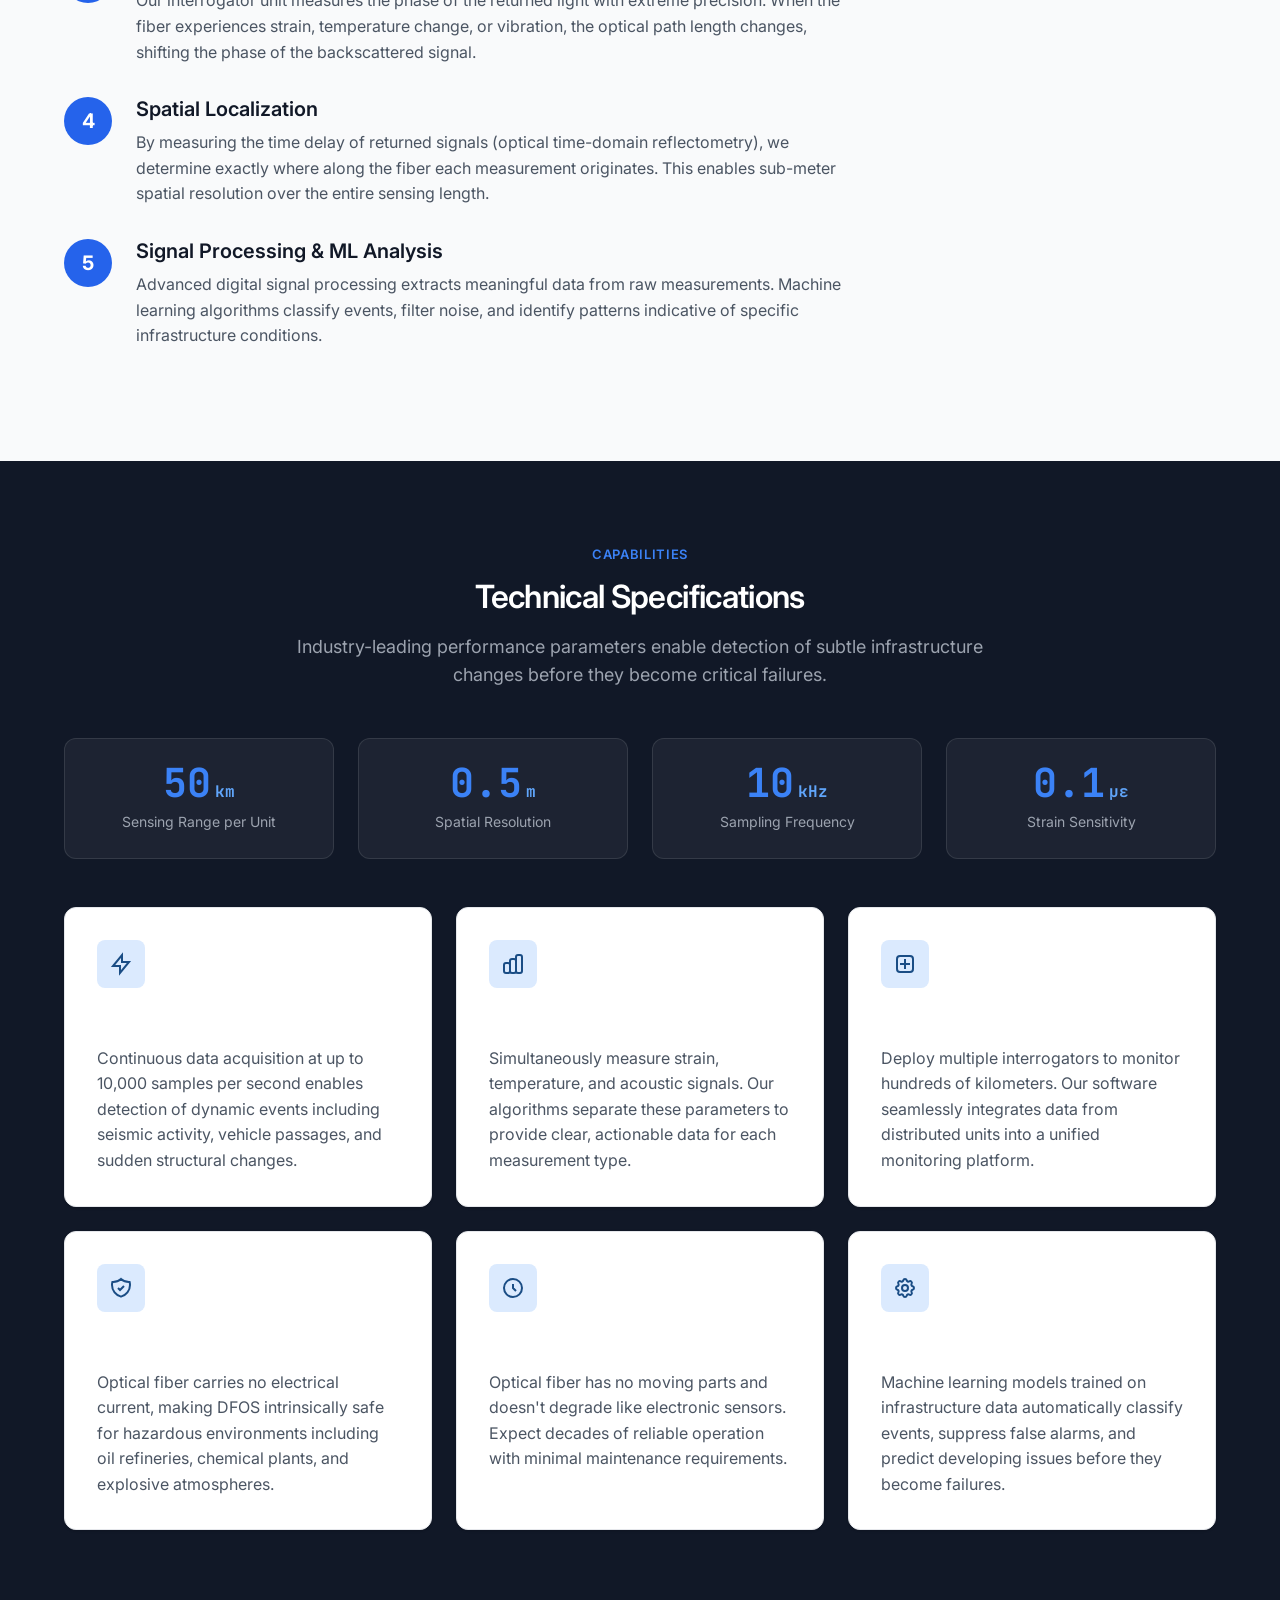
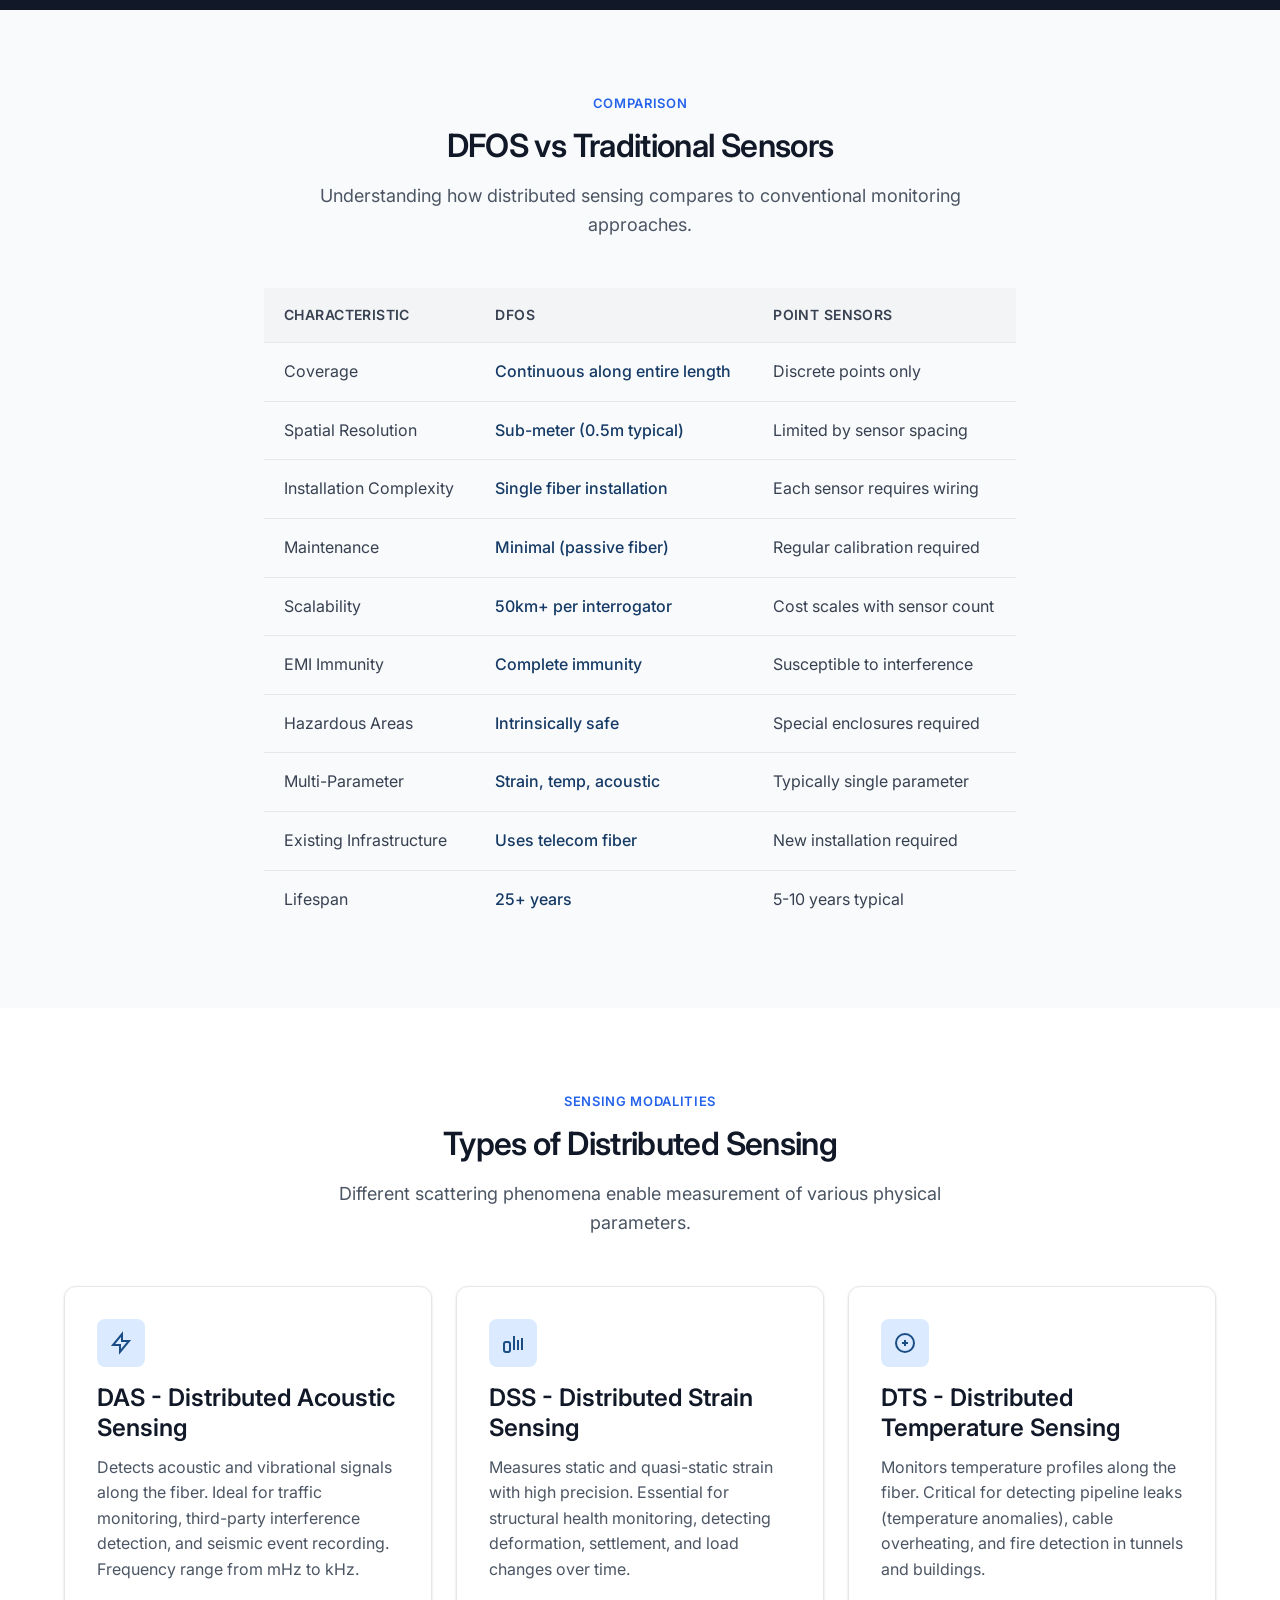
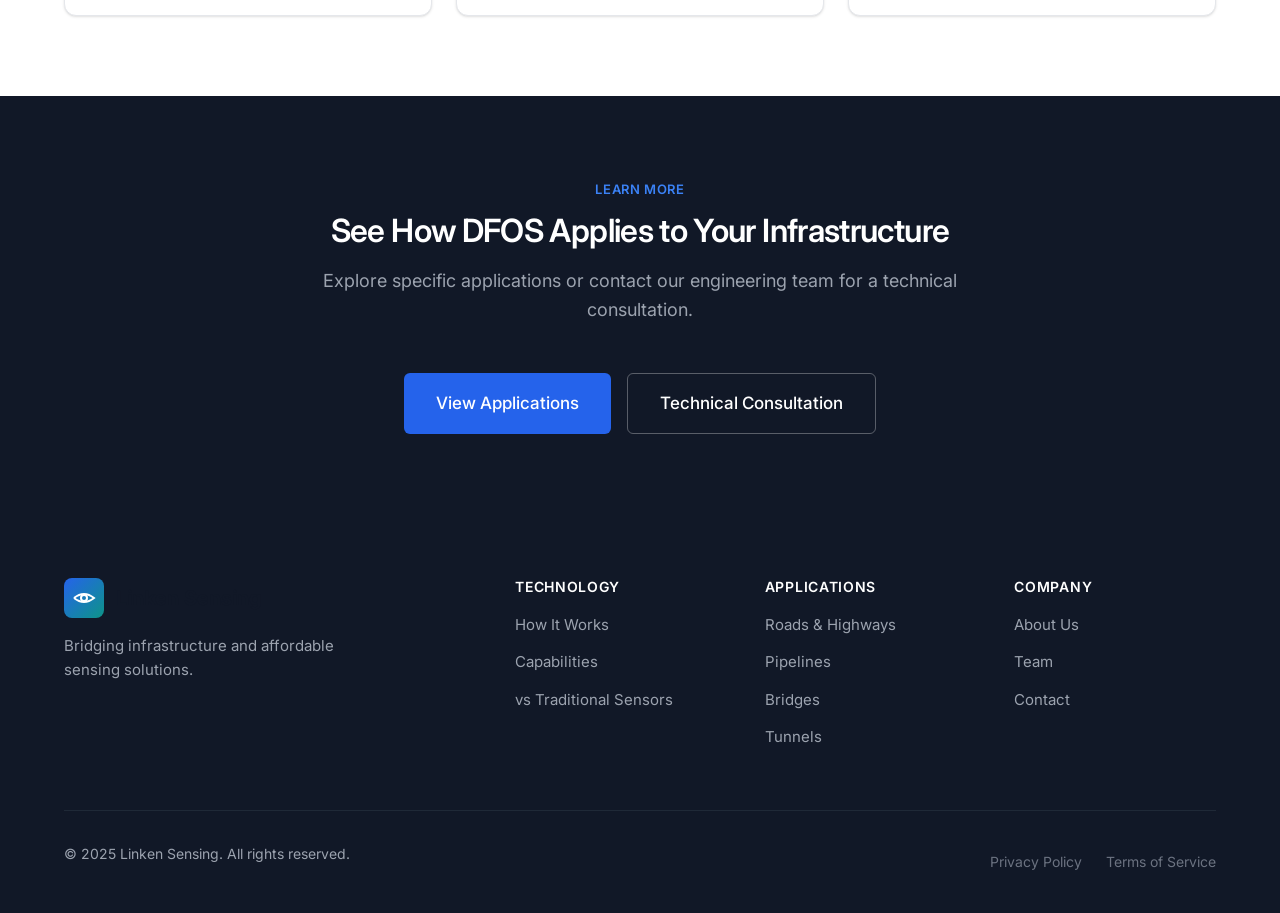
<file: pages/technology.html>
<!DOCTYPE html>
<html lang="en">
<head>
  <meta charset="UTF-8">
  <meta name="viewport" content="width=device-width, initial-scale=1.0">
  <meta name="description" content="Learn about Distributed Fiber Optic Sensing (DFOS) technology - how it works, its capabilities, and advantages over traditional point sensors.">
  <title>Technology | Linken Sensing</title>

  <link rel="preconnect" href="https://fonts.googleapis.com">
  <link rel="preconnect" href="https://fonts.gstatic.com" crossorigin>
  <link href="https://fonts.googleapis.com/css2?family=Inter:wght@400;500;600;700&family=JetBrains+Mono:wght@400;500&display=swap" rel="stylesheet">
  <link rel="stylesheet" href="../css/styles.css">
  <link rel="icon" type="image/svg+xml" href="data:image/svg+xml,<svg xmlns='http://www.w3.org/2000/svg' viewBox='0 0 100 100'><rect fill='%232563eb' rx='15' width='100' height='100'/><path d='M25 50 Q50 20 75 50 Q50 80 25 50' stroke='white' stroke-width='6' fill='none'/><circle cx='50' cy='50' r='8' fill='white'/></svg>">
</head>
<body>
  <!-- Header -->
  <header class="header" id="header">
    <div class="container">
      <div class="header-inner">
        <a href="../index.html" class="logo">
          <div class="logo-icon">
            <svg viewBox="0 0 24 24" fill="none" stroke="currentColor" stroke-width="2">
              <path d="M2 12 Q12 4 22 12 Q12 20 2 12" />
              <circle cx="12" cy="12" r="3" />
            </svg>
          </div>
          <span>Linken Sensing</span>
        </a>

        <button class="nav-toggle" id="navToggle" aria-label="Toggle navigation">
          <span></span>
          <span></span>
          <span></span>
        </button>

        <nav class="nav" id="nav">
          <ul class="nav-links">
            <li><a href="../index.html" class="nav-link">Home</a></li>
            <li><a href="technology.html" class="nav-link active">Technology</a></li>
            <li><a href="applications.html" class="nav-link">Applications</a></li>
            <li><a href="team.html" class="nav-link">Team</a></li>
            <li><a href="about.html" class="nav-link">About</a></li>
          </ul>
          <a href="contact.html" class="nav-cta">
            Contact Us
            <svg viewBox="0 0 20 20" fill="currentColor">
              <path fill-rule="evenodd" d="M3 10a.75.75 0 01.75-.75h10.638L10.23 5.29a.75.75 0 111.04-1.08l5.5 5.25a.75.75 0 010 1.08l-5.5 5.25a.75.75 0 11-1.04-1.08l4.158-3.96H3.75A.75.75 0 013 10z" clip-rule="evenodd" />
            </svg>
          </a>
        </nav>
      </div>
    </div>
  </header>

  <!-- Page Header -->
  <section class="page-header">
    <div class="container">
      <h1>Distributed Fiber Optic Sensing</h1>
      <p>Transform kilometers of optical fiber into thousands of continuous sensors, detecting minute changes in strain, temperature, and acoustic signals.</p>
    </div>
  </section>

  <!-- Technology Overview -->
  <section class="section section-light">
    <div class="container">
      <div class="tech-overview">
        <div class="tech-visual">
          <div class="fiber-animation">
            <div class="fiber-line"></div>
            <div class="fiber-pulse"></div>
          </div>
        </div>
        <div class="tech-content">
          <span class="section-label">The Technology</span>
          <h2>What is DFOS?</h2>
          <p>
            Distributed Fiber Optic Sensing (DFOS) uses the optical fiber itself as a continuous sensor. By analyzing how light scatters and reflects within the fiber, we can detect physical changes—strain, temperature, vibration—at any point along its length.
          </p>
          <p>
            Unlike traditional point sensors that monitor discrete locations, DFOS transforms the entire fiber into a sensing medium, eliminating coverage gaps and providing complete awareness of infrastructure conditions.
          </p>
          <p>
            Our system sends precisely timed laser pulses into the fiber and analyzes the returned signal. Changes in the backscattered light reveal exactly what's happening at each location along the fiber, with sub-meter precision over distances exceeding 50 kilometers.
          </p>
        </div>
      </div>
    </div>
  </section>

  <!-- How It Works -->
  <section class="section">
    <div class="container">
      <div class="section-header">
        <span class="section-label">Technical Process</span>
        <h2>How DFOS Works</h2>
        <p>A sophisticated interplay of laser physics, signal processing, and machine learning enables real-time infrastructure monitoring.</p>
      </div>

      <div class="how-it-works container-narrow">
        <div class="step fade-in">
          <div class="step-number">1</div>
          <div class="step-content">
            <h4>Laser Pulse Injection</h4>
            <p>A coherent laser pulse is transmitted into the optical fiber. The pulse characteristics—wavelength, duration, and power—are precisely controlled for optimal sensing performance.</p>
          </div>
        </div>

        <div class="step fade-in">
          <div class="step-number">2</div>
          <div class="step-content">
            <h4>Rayleigh Backscattering</h4>
            <p>As light travels through the fiber, microscopic variations in the glass cause Rayleigh scattering. A small portion of this scattered light returns toward the source, carrying information about local conditions.</p>
          </div>
        </div>

        <div class="step fade-in">
          <div class="step-number">3</div>
          <div class="step-content">
            <h4>Phase-Sensitive Detection</h4>
            <p>Our interrogator unit measures the phase of the returned light with extreme precision. When the fiber experiences strain, temperature change, or vibration, the optical path length changes, shifting the phase of the backscattered signal.</p>
          </div>
        </div>

        <div class="step fade-in">
          <div class="step-number">4</div>
          <div class="step-content">
            <h4>Spatial Localization</h4>
            <p>By measuring the time delay of returned signals (optical time-domain reflectometry), we determine exactly where along the fiber each measurement originates. This enables sub-meter spatial resolution over the entire sensing length.</p>
          </div>
        </div>

        <div class="step fade-in">
          <div class="step-number">5</div>
          <div class="step-content">
            <h4>Signal Processing & ML Analysis</h4>
            <p>Advanced digital signal processing extracts meaningful data from raw measurements. Machine learning algorithms classify events, filter noise, and identify patterns indicative of specific infrastructure conditions.</p>
          </div>
        </div>
      </div>
    </div>
  </section>

  <!-- Key Capabilities -->
  <section class="section section-dark" id="capabilities">
    <div class="container">
      <div class="section-header">
        <span class="section-label">Capabilities</span>
        <h2>Technical Specifications</h2>
        <p>Industry-leading performance parameters enable detection of subtle infrastructure changes before they become critical failures.</p>
      </div>

      <div class="specs-grid">
        <div class="spec-card">
          <div class="spec-value">50<span class="spec-unit">km</span></div>
          <div class="spec-label">Sensing Range per Unit</div>
        </div>
        <div class="spec-card">
          <div class="spec-value">0.5<span class="spec-unit">m</span></div>
          <div class="spec-label">Spatial Resolution</div>
        </div>
        <div class="spec-card">
          <div class="spec-value">10<span class="spec-unit">kHz</span></div>
          <div class="spec-label">Sampling Frequency</div>
        </div>
        <div class="spec-card">
          <div class="spec-value">0.1<span class="spec-unit">με</span></div>
          <div class="spec-label">Strain Sensitivity</div>
        </div>
      </div>

      <div class="feature-grid mt-12">
        <div class="card">
          <div class="card-icon">
            <svg viewBox="0 0 24 24" fill="none" stroke="currentColor" stroke-width="2">
              <path d="M13 10V3L4 14h7v7l9-11h-7z"/>
            </svg>
          </div>
          <h3>Real-Time Monitoring</h3>
          <p>Continuous data acquisition at up to 10,000 samples per second enables detection of dynamic events including seismic activity, vehicle passages, and sudden structural changes.</p>
        </div>

        <div class="card">
          <div class="card-icon">
            <svg viewBox="0 0 24 24" fill="none" stroke="currentColor" stroke-width="2">
              <path d="M9 19v-6a2 2 0 00-2-2H5a2 2 0 00-2 2v6a2 2 0 002 2h2a2 2 0 002-2zm0 0V9a2 2 0 012-2h2a2 2 0 012 2v10m-6 0a2 2 0 002 2h2a2 2 0 002-2m0 0V5a2 2 0 012-2h2a2 2 0 012 2v14a2 2 0 01-2 2h-2a2 2 0 01-2-2z"/>
            </svg>
          </div>
          <h3>Multi-Parameter Sensing</h3>
          <p>Simultaneously measure strain, temperature, and acoustic signals. Our algorithms separate these parameters to provide clear, actionable data for each measurement type.</p>
        </div>

        <div class="card">
          <div class="card-icon">
            <svg viewBox="0 0 24 24" fill="none" stroke="currentColor" stroke-width="2">
              <path d="M4 7v10c0 2 1 3 3 3h10c2 0 3-1 3-3V7c0-2-1-3-3-3H7c-2 0-3 1-3 3z"/>
              <path d="M12 7v10M7 12h10"/>
            </svg>
          </div>
          <h3>Scalable Architecture</h3>
          <p>Deploy multiple interrogators to monitor hundreds of kilometers. Our software seamlessly integrates data from distributed units into a unified monitoring platform.</p>
        </div>

        <div class="card">
          <div class="card-icon">
            <svg viewBox="0 0 24 24" fill="none" stroke="currentColor" stroke-width="2">
              <path d="M9 12l2 2 4-4m5.618-4.016A11.955 11.955 0 0112 2.944a11.955 11.955 0 01-8.618 3.04A12.02 12.02 0 003 9c0 5.591 3.824 10.29 9 11.622 5.176-1.332 9-6.03 9-11.622 0-1.042-.133-2.052-.382-3.016z"/>
            </svg>
          </div>
          <h3>Intrinsic Safety</h3>
          <p>Optical fiber carries no electrical current, making DFOS intrinsically safe for hazardous environments including oil refineries, chemical plants, and explosive atmospheres.</p>
        </div>

        <div class="card">
          <div class="card-icon">
            <svg viewBox="0 0 24 24" fill="none" stroke="currentColor" stroke-width="2">
              <path d="M12 8v4l3 3m6-3a9 9 0 11-18 0 9 9 0 0118 0z"/>
            </svg>
          </div>
          <h3>Long-Term Stability</h3>
          <p>Optical fiber has no moving parts and doesn't degrade like electronic sensors. Expect decades of reliable operation with minimal maintenance requirements.</p>
        </div>

        <div class="card">
          <div class="card-icon">
            <svg viewBox="0 0 24 24" fill="none" stroke="currentColor" stroke-width="2">
              <path d="M10.325 4.317c.426-1.756 2.924-1.756 3.35 0a1.724 1.724 0 002.573 1.066c1.543-.94 3.31.826 2.37 2.37a1.724 1.724 0 001.065 2.572c1.756.426 1.756 2.924 0 3.35a1.724 1.724 0 00-1.066 2.573c.94 1.543-.826 3.31-2.37 2.37a1.724 1.724 0 00-2.572 1.065c-.426 1.756-2.924 1.756-3.35 0a1.724 1.724 0 00-2.573-1.066c-1.543.94-3.31-.826-2.37-2.37a1.724 1.724 0 00-1.065-2.572c-1.756-.426-1.756-2.924 0-3.35a1.724 1.724 0 001.066-2.573c-.94-1.543.826-3.31 2.37-2.37.996.608 2.296.07 2.572-1.065z"/>
              <path d="M15 12a3 3 0 11-6 0 3 3 0 016 0z"/>
            </svg>
          </div>
          <h3>Intelligent Analytics</h3>
          <p>Machine learning models trained on infrastructure data automatically classify events, suppress false alarms, and predict developing issues before they become failures.</p>
        </div>
      </div>
    </div>
  </section>

  <!-- Comparison with Traditional Sensors -->
  <section class="section" id="comparison">
    <div class="container container-narrow">
      <div class="section-header">
        <span class="section-label">Comparison</span>
        <h2>DFOS vs Traditional Sensors</h2>
        <p>Understanding how distributed sensing compares to conventional monitoring approaches.</p>
      </div>

      <table class="comparison-table">
        <thead>
          <tr>
            <th>Characteristic</th>
            <th>DFOS</th>
            <th>Point Sensors</th>
          </tr>
        </thead>
        <tbody>
          <tr>
            <td>Coverage</td>
            <td class="highlight">Continuous along entire length</td>
            <td>Discrete points only</td>
          </tr>
          <tr>
            <td>Spatial Resolution</td>
            <td class="highlight">Sub-meter (0.5m typical)</td>
            <td>Limited by sensor spacing</td>
          </tr>
          <tr>
            <td>Installation Complexity</td>
            <td class="highlight">Single fiber installation</td>
            <td>Each sensor requires wiring</td>
          </tr>
          <tr>
            <td>Maintenance</td>
            <td class="highlight">Minimal (passive fiber)</td>
            <td>Regular calibration required</td>
          </tr>
          <tr>
            <td>Scalability</td>
            <td class="highlight">50km+ per interrogator</td>
            <td>Cost scales with sensor count</td>
          </tr>
          <tr>
            <td>EMI Immunity</td>
            <td class="highlight">Complete immunity</td>
            <td>Susceptible to interference</td>
          </tr>
          <tr>
            <td>Hazardous Areas</td>
            <td class="highlight">Intrinsically safe</td>
            <td>Special enclosures required</td>
          </tr>
          <tr>
            <td>Multi-Parameter</td>
            <td class="highlight">Strain, temp, acoustic</td>
            <td>Typically single parameter</td>
          </tr>
          <tr>
            <td>Existing Infrastructure</td>
            <td class="highlight">Uses telecom fiber</td>
            <td>New installation required</td>
          </tr>
          <tr>
            <td>Lifespan</td>
            <td class="highlight">25+ years</td>
            <td>5-10 years typical</td>
          </tr>
        </tbody>
      </table>
    </div>
  </section>

  <!-- Sensing Types -->
  <section class="section section-light">
    <div class="container">
      <div class="section-header">
        <span class="section-label">Sensing Modalities</span>
        <h2>Types of Distributed Sensing</h2>
        <p>Different scattering phenomena enable measurement of various physical parameters.</p>
      </div>

      <div class="feature-grid">
        <div class="card fade-in">
          <div class="card-icon">
            <svg viewBox="0 0 24 24" fill="none" stroke="currentColor" stroke-width="2">
              <path d="M13 10V3L4 14h7v7l9-11h-7z"/>
            </svg>
          </div>
          <h3>DAS - Distributed Acoustic Sensing</h3>
          <p>Detects acoustic and vibrational signals along the fiber. Ideal for traffic monitoring, third-party interference detection, and seismic event recording. Frequency range from mHz to kHz.</p>
        </div>

        <div class="card fade-in">
          <div class="card-icon">
            <svg viewBox="0 0 24 24" fill="none" stroke="currentColor" stroke-width="2">
              <path d="M9 19v-6a2 2 0 00-2-2H5a2 2 0 00-2 2v6a2 2 0 002 2h2a2 2 0 002-2z"/>
              <path d="M13 5v14"/>
              <path d="M17 9v10"/>
              <path d="M21 7v12"/>
            </svg>
          </div>
          <h3>DSS - Distributed Strain Sensing</h3>
          <p>Measures static and quasi-static strain with high precision. Essential for structural health monitoring, detecting deformation, settlement, and load changes over time.</p>
        </div>

        <div class="card fade-in">
          <div class="card-icon">
            <svg viewBox="0 0 24 24" fill="none" stroke="currentColor" stroke-width="2">
              <path d="M12 9v3m0 0v3m0-3h3m-3 0H9m12 0a9 9 0 11-18 0 9 9 0 0118 0z"/>
            </svg>
          </div>
          <h3>DTS - Distributed Temperature Sensing</h3>
          <p>Monitors temperature profiles along the fiber. Critical for detecting pipeline leaks (temperature anomalies), cable overheating, and fire detection in tunnels and buildings.</p>
        </div>
      </div>
    </div>
  </section>

  <!-- CTA -->
  <section class="section section-dark">
    <div class="container">
      <div class="section-header">
        <span class="section-label">Learn More</span>
        <h2>See How DFOS Applies to Your Infrastructure</h2>
        <p>Explore specific applications or contact our engineering team for a technical consultation.</p>
      </div>

      <div class="text-center flex gap-4 justify-center" style="justify-content: center;">
        <a href="applications.html" class="btn btn-primary btn-lg">
          View Applications
        </a>
        <a href="contact.html" class="btn btn-outline btn-lg">
          Technical Consultation
        </a>
      </div>
    </div>
  </section>

  <!-- Footer -->
  <footer class="footer">
    <div class="container">
      <div class="footer-grid">
        <div class="footer-brand">
          <a href="../index.html" class="logo">
            <div class="logo-icon">
              <svg viewBox="0 0 24 24" fill="none" stroke="currentColor" stroke-width="2">
                <path d="M2 12 Q12 4 22 12 Q12 20 2 12" />
                <circle cx="12" cy="12" r="3" />
              </svg>
            </div>
            <span>Linken Sensing</span>
          </a>
          <p>Bridging infrastructure and affordable sensing solutions.</p>
        </div>

        <div>
          <h4>Technology</h4>
          <ul class="footer-links">
            <li><a href="technology.html">How It Works</a></li>
            <li><a href="technology.html#capabilities">Capabilities</a></li>
            <li><a href="technology.html#comparison">vs Traditional Sensors</a></li>
          </ul>
        </div>

        <div>
          <h4>Applications</h4>
          <ul class="footer-links">
            <li><a href="applications.html#roads">Roads & Highways</a></li>
            <li><a href="applications.html#pipelines">Pipelines</a></li>
            <li><a href="applications.html#bridges">Bridges</a></li>
            <li><a href="applications.html#tunnels">Tunnels</a></li>
          </ul>
        </div>

        <div>
          <h4>Company</h4>
          <ul class="footer-links">
            <li><a href="about.html">About Us</a></li>
            <li><a href="team.html">Team</a></li>
            <li><a href="contact.html">Contact</a></li>
          </ul>
        </div>
      </div>

      <div class="footer-bottom">
        <p>&copy; 2025 Linken Sensing. All rights reserved.</p>
        <div class="footer-legal">
          <a href="#">Privacy Policy</a>
          <a href="#">Terms of Service</a>
        </div>
      </div>
    </div>
  </footer>

  <script src="../js/main.js"></script>
</body>
</html>
</file>
<file: css/styles.css>
/* ============================================
   Structural Photonics - Design System
   Professional, Technical, Reliable
   ============================================ */

/* CSS Variables */
:root {
  /* Primary Colors - Technical Blues */
  --primary-900: #0a1628;
  --primary-800: #0f2847;
  --primary-700: #153a66;
  --primary-600: #1a4d85;
  --primary-500: #2563eb;
  --primary-400: #3b82f6;
  --primary-300: #60a5fa;
  --primary-200: #93c5fd;
  --primary-100: #dbeafe;

  /* Neutral Grays */
  --gray-900: #111827;
  --gray-800: #1f2937;
  --gray-700: #374151;
  --gray-600: #4b5563;
  --gray-500: #6b7280;
  --gray-400: #9ca3af;
  --gray-300: #d1d5db;
  --gray-200: #e5e7eb;
  --gray-100: #f3f4f6;
  --gray-50: #f9fafb;

  /* Accent Colors */
  --accent-teal: #0d9488;
  --accent-teal-light: #14b8a6;
  --accent-orange: #ea580c;
  --accent-green: #16a34a;
  --accent-red: #dc2626;

  /* Typography */
  --font-sans: 'Inter', -apple-system, BlinkMacSystemFont, 'Segoe UI', Roboto, sans-serif;
  --font-mono: 'JetBrains Mono', 'Fira Code', 'Consolas', monospace;

  /* Spacing */
  --space-1: 0.25rem;
  --space-2: 0.5rem;
  --space-3: 0.75rem;
  --space-4: 1rem;
  --space-5: 1.25rem;
  --space-6: 1.5rem;
  --space-8: 2rem;
  --space-10: 2.5rem;
  --space-12: 3rem;
  --space-16: 4rem;
  --space-20: 5rem;
  --space-24: 6rem;

  /* Container */
  --container-max: 1200px;
  --container-narrow: 800px;

  /* Transitions */
  --transition-fast: 150ms ease;
  --transition-base: 250ms ease;
  --transition-slow: 400ms ease;

  /* Shadows */
  --shadow-sm: 0 1px 2px 0 rgb(0 0 0 / 0.05);
  --shadow-base: 0 1px 3px 0 rgb(0 0 0 / 0.1), 0 1px 2px -1px rgb(0 0 0 / 0.1);
  --shadow-md: 0 4px 6px -1px rgb(0 0 0 / 0.1), 0 2px 4px -2px rgb(0 0 0 / 0.1);
  --shadow-lg: 0 10px 15px -3px rgb(0 0 0 / 0.1), 0 4px 6px -4px rgb(0 0 0 / 0.1);
  --shadow-xl: 0 20px 25px -5px rgb(0 0 0 / 0.1), 0 8px 10px -6px rgb(0 0 0 / 0.1);

  /* Border Radius */
  --radius-sm: 0.25rem;
  --radius-base: 0.375rem;
  --radius-md: 0.5rem;
  --radius-lg: 0.75rem;
  --radius-xl: 1rem;
}

/* Reset & Base */
*, *::before, *::after {
  box-sizing: border-box;
  margin: 0;
  padding: 0;
}

html {
  font-size: 16px;
  scroll-behavior: smooth;
  -webkit-font-smoothing: antialiased;
  -moz-osx-font-smoothing: grayscale;
}

body {
  font-family: var(--font-sans);
  font-size: 1rem;
  line-height: 1.6;
  color: var(--gray-800);
  background-color: var(--gray-50);
}

img {
  max-width: 100%;
  height: auto;
  display: block;
}

a {
  color: var(--primary-500);
  text-decoration: none;
  transition: color var(--transition-fast);
}

a:hover {
  color: var(--primary-600);
}

/* Typography */
h1, h2, h3, h4, h5, h6 {
  font-weight: 600;
  line-height: 1.25;
  color: var(--gray-900);
}

h1 {
  font-size: 2.5rem;
  letter-spacing: -0.025em;
}

h2 {
  font-size: 2rem;
  letter-spacing: -0.02em;
}

h3 {
  font-size: 1.5rem;
}

h4 {
  font-size: 1.25rem;
}

p {
  margin-bottom: var(--space-4);
}

.text-mono {
  font-family: var(--font-mono);
}

.text-sm {
  font-size: 0.875rem;
}

.text-lg {
  font-size: 1.125rem;
}

.text-xl {
  font-size: 1.25rem;
}

.text-muted {
  color: var(--gray-600);
}

/* Container */
.container {
  width: 100%;
  max-width: var(--container-max);
  margin: 0 auto;
  padding: 0 var(--space-6);
}

.container-narrow {
  max-width: var(--container-narrow);
}

/* ============================================
   Header & Navigation
   ============================================ */
.header {
  position: fixed;
  top: 0;
  left: 0;
  right: 0;
  z-index: 1000;
  background: rgba(255, 255, 255, 0.95);
  backdrop-filter: blur(10px);
  border-bottom: 1px solid var(--gray-200);
  transition: box-shadow var(--transition-base);
}

.header.scrolled {
  box-shadow: var(--shadow-md);
}

.header-inner {
  display: flex;
  align-items: center;
  justify-content: space-between;
  height: 72px;
}

.logo {
  display: flex;
  align-items: center;
  gap: var(--space-3);
  font-weight: 700;
  font-size: 1.25rem;
  color: var(--gray-900);
  text-decoration: none;
}

.logo-icon {
  width: 40px;
  height: 40px;
  background: linear-gradient(135deg, var(--primary-500), var(--accent-teal));
  border-radius: var(--radius-md);
  display: flex;
  align-items: center;
  justify-content: center;
}

.logo-icon svg {
  width: 24px;
  height: 24px;
  color: white;
}

.nav {
  display: flex;
  align-items: center;
  gap: var(--space-8);
}

.nav-links {
  display: flex;
  align-items: center;
  gap: var(--space-6);
  list-style: none;
}

.nav-link {
  color: var(--gray-600);
  font-size: 0.9375rem;
  font-weight: 500;
  transition: color var(--transition-fast);
  position: relative;
}

.nav-link:hover,
.nav-link.active {
  color: var(--gray-900);
}

.nav-link.active::after {
  content: '';
  position: absolute;
  bottom: -4px;
  left: 0;
  right: 0;
  height: 2px;
  background: var(--primary-500);
  border-radius: 1px;
}

.nav-cta {
  display: inline-flex;
  align-items: center;
  gap: var(--space-2);
  padding: var(--space-2) var(--space-5);
  background: var(--primary-500);
  color: white;
  font-weight: 500;
  font-size: 0.9375rem;
  border-radius: var(--radius-base);
  transition: background var(--transition-fast);
}

.nav-cta:hover {
  background: var(--primary-600);
  color: white;
}

/* Mobile Navigation */
.nav-toggle {
  display: none;
  flex-direction: column;
  gap: 5px;
  background: none;
  border: none;
  cursor: pointer;
  padding: var(--space-2);
}

.nav-toggle span {
  width: 24px;
  height: 2px;
  background: var(--gray-700);
  border-radius: 1px;
  transition: var(--transition-fast);
}

@media (max-width: 768px) {
  .nav-toggle {
    display: flex;
  }

  .nav {
    position: fixed;
    top: 72px;
    left: 0;
    right: 0;
    bottom: 0;
    background: white;
    flex-direction: column;
    padding: var(--space-8);
    gap: var(--space-6);
    transform: translateX(100%);
    transition: transform var(--transition-base);
  }

  .nav.open {
    transform: translateX(0);
  }

  .nav-links {
    flex-direction: column;
    align-items: flex-start;
    gap: var(--space-4);
  }

  .nav-link {
    font-size: 1.125rem;
  }
}

/* ============================================
   Hero Section
   ============================================ */
.hero {
  position: relative;
  padding: calc(72px + var(--space-20)) 0 var(--space-20);
  background: linear-gradient(135deg, var(--primary-900) 0%, var(--primary-700) 100%);
  overflow: hidden;
}

.hero::before {
  content: '';
  position: absolute;
  top: 0;
  left: 0;
  right: 0;
  bottom: 0;
  background-image:
    radial-gradient(circle at 20% 50%, rgba(37, 99, 235, 0.15) 0%, transparent 50%),
    radial-gradient(circle at 80% 80%, rgba(13, 148, 136, 0.1) 0%, transparent 40%);
  pointer-events: none;
}

/* Grid pattern overlay */
.hero::after {
  content: '';
  position: absolute;
  top: 0;
  left: 0;
  right: 0;
  bottom: 0;
  background-image:
    linear-gradient(rgba(255,255,255,0.03) 1px, transparent 1px),
    linear-gradient(90deg, rgba(255,255,255,0.03) 1px, transparent 1px);
  background-size: 50px 50px;
  pointer-events: none;
}

.hero-content {
  position: relative;
  z-index: 1;
  max-width: 800px;
}

.hero-badge {
  display: inline-flex;
  align-items: center;
  gap: var(--space-2);
  padding: var(--space-2) var(--space-4);
  background: rgba(255, 255, 255, 0.1);
  border: 1px solid rgba(255, 255, 255, 0.2);
  border-radius: 100px;
  color: var(--primary-200);
  font-size: 0.875rem;
  font-weight: 500;
  margin-bottom: var(--space-6);
}

.hero-badge svg {
  width: 16px;
  height: 16px;
}

.hero h1 {
  color: white;
  font-size: 3.5rem;
  font-weight: 700;
  line-height: 1.1;
  margin-bottom: var(--space-6);
}

.hero-tagline {
  color: var(--primary-200);
  font-size: 1.375rem;
  line-height: 1.5;
  margin-bottom: var(--space-8);
  max-width: 600px;
}

.hero-actions {
  display: flex;
  flex-wrap: wrap;
  gap: var(--space-4);
}

/* Stats bar */
.hero-stats {
  display: flex;
  gap: var(--space-12);
  margin-top: var(--space-16);
  padding-top: var(--space-8);
  border-top: 1px solid rgba(255, 255, 255, 0.1);
}

.hero-stat {
  text-align: left;
}

.hero-stat-value {
  font-size: 2rem;
  font-weight: 700;
  color: white;
  font-family: var(--font-mono);
}

.hero-stat-label {
  font-size: 0.875rem;
  color: var(--primary-300);
  margin-top: var(--space-1);
}

@media (max-width: 768px) {
  .hero {
    padding: calc(72px + var(--space-12)) 0 var(--space-12);
  }

  .hero h1 {
    font-size: 2.25rem;
  }

  .hero-tagline {
    font-size: 1.125rem;
  }

  .hero-stats {
    flex-direction: column;
    gap: var(--space-6);
  }
}

/* ============================================
   Buttons
   ============================================ */
.btn {
  display: inline-flex;
  align-items: center;
  justify-content: center;
  gap: var(--space-2);
  padding: var(--space-3) var(--space-6);
  font-family: var(--font-sans);
  font-size: 1rem;
  font-weight: 500;
  border-radius: var(--radius-base);
  border: none;
  cursor: pointer;
  transition: all var(--transition-fast);
  text-decoration: none;
}

.btn-primary {
  background: var(--primary-500);
  color: white;
}

.btn-primary:hover {
  background: var(--primary-600);
  color: white;
}

.btn-secondary {
  background: white;
  color: var(--gray-900);
  box-shadow: var(--shadow-sm);
}

.btn-secondary:hover {
  background: var(--gray-50);
  color: var(--gray-900);
}

.btn-outline {
  background: transparent;
  color: white;
  border: 1px solid rgba(255, 255, 255, 0.3);
}

.btn-outline:hover {
  background: rgba(255, 255, 255, 0.1);
  color: white;
}

.btn-lg {
  padding: var(--space-4) var(--space-8);
  font-size: 1.0625rem;
}

.btn svg {
  width: 20px;
  height: 20px;
}

/* ============================================
   Sections
   ============================================ */
.section {
  padding: var(--space-20) 0;
}

.section-dark {
  background: var(--gray-900);
  color: white;
}

.section-dark h2,
.section-dark h3 {
  color: white;
}

.section-light {
  background: white;
}

.section-header {
  text-align: center;
  max-width: 700px;
  margin: 0 auto var(--space-12);
}

.section-header h2 {
  margin-bottom: var(--space-4);
}

.section-header p {
  color: var(--gray-600);
  font-size: 1.125rem;
}

.section-dark .section-header p {
  color: var(--gray-400);
}

.section-label {
  display: inline-block;
  font-size: 0.8125rem;
  font-weight: 600;
  text-transform: uppercase;
  letter-spacing: 0.05em;
  color: var(--primary-500);
  margin-bottom: var(--space-3);
}

.section-dark .section-label {
  color: var(--primary-400);
}

/* ============================================
   Cards
   ============================================ */
.card {
  background: white;
  border-radius: var(--radius-lg);
  padding: var(--space-8);
  box-shadow: var(--shadow-base);
  border: 1px solid var(--gray-200);
  transition: box-shadow var(--transition-base), transform var(--transition-base);
}

.card:hover {
  box-shadow: var(--shadow-lg);
  transform: translateY(-2px);
}

.card-icon {
  width: 48px;
  height: 48px;
  background: var(--primary-100);
  border-radius: var(--radius-md);
  display: flex;
  align-items: center;
  justify-content: center;
  margin-bottom: var(--space-4);
}

.card-icon svg {
  width: 24px;
  height: 24px;
  color: var(--primary-600);
}

.card h3 {
  margin-bottom: var(--space-3);
}

.card p {
  color: var(--gray-600);
  margin-bottom: 0;
}

/* Feature Cards */
.feature-grid {
  display: grid;
  grid-template-columns: repeat(3, 1fr);
  gap: var(--space-6);
}

@media (max-width: 992px) {
  .feature-grid {
    grid-template-columns: repeat(2, 1fr);
  }
}

@media (max-width: 640px) {
  .feature-grid {
    grid-template-columns: 1fr;
  }
}

/* ============================================
   Problem/Solution Layout
   ============================================ */
.problem-solution {
  display: grid;
  grid-template-columns: 1fr 1fr;
  gap: var(--space-12);
  align-items: start;
}

.problem-box,
.solution-box {
  padding: var(--space-8);
  border-radius: var(--radius-lg);
}

.problem-box {
  background: linear-gradient(135deg, #fef2f2, #fee2e2);
  border: 1px solid #fecaca;
}

.solution-box {
  background: linear-gradient(135deg, #ecfdf5, #d1fae5);
  border: 1px solid #a7f3d0;
}

.problem-box h3 {
  color: var(--accent-red);
  display: flex;
  align-items: center;
  gap: var(--space-2);
  margin-bottom: var(--space-4);
}

.solution-box h3 {
  color: var(--accent-green);
  display: flex;
  align-items: center;
  gap: var(--space-2);
  margin-bottom: var(--space-4);
}

.problem-list,
.solution-list {
  list-style: none;
}

.problem-list li,
.solution-list li {
  padding: var(--space-3) 0;
  padding-left: var(--space-6);
  position: relative;
  color: var(--gray-700);
}

.problem-list li::before {
  content: '×';
  position: absolute;
  left: 0;
  color: var(--accent-red);
  font-weight: 700;
}

.solution-list li::before {
  content: '✓';
  position: absolute;
  left: 0;
  color: var(--accent-green);
  font-weight: 700;
}

@media (max-width: 768px) {
  .problem-solution {
    grid-template-columns: 1fr;
    gap: var(--space-6);
  }
}

/* ============================================
   Credibility Bar
   ============================================ */
.credibility-bar {
  background: white;
  border-top: 1px solid var(--gray-200);
  border-bottom: 1px solid var(--gray-200);
  padding: var(--space-8) 0;
}

.credibility-items {
  display: flex;
  justify-content: center;
  align-items: center;
  gap: var(--space-12);
  flex-wrap: wrap;
}

.credibility-item {
  display: flex;
  align-items: center;
  gap: var(--space-3);
  color: var(--gray-600);
  font-size: 0.9375rem;
}

.credibility-item svg {
  width: 32px;
  height: 32px;
  color: var(--gray-400);
}

.credibility-item strong {
  color: var(--gray-800);
}

/* ============================================
   Tech Specs
   ============================================ */
.specs-grid {
  display: grid;
  grid-template-columns: repeat(4, 1fr);
  gap: var(--space-6);
}

.spec-card {
  text-align: center;
  padding: var(--space-6);
  background: rgba(255, 255, 255, 0.05);
  border: 1px solid rgba(255, 255, 255, 0.1);
  border-radius: var(--radius-lg);
}

.spec-value {
  font-size: 2.5rem;
  font-weight: 700;
  color: var(--primary-400);
  font-family: var(--font-mono);
  line-height: 1;
}

.spec-unit {
  font-size: 1rem;
  color: var(--primary-300);
  margin-left: var(--space-1);
}

.spec-label {
  margin-top: var(--space-2);
  color: var(--gray-400);
  font-size: 0.875rem;
}

@media (max-width: 768px) {
  .specs-grid {
    grid-template-columns: repeat(2, 1fr);
  }
}

/* ============================================
   Applications Grid
   ============================================ */
.applications-grid {
  display: grid;
  grid-template-columns: repeat(3, 1fr);
  gap: var(--space-6);
}

.application-card {
  background: white;
  border-radius: var(--radius-lg);
  overflow: hidden;
  border: 1px solid var(--gray-200);
  transition: all var(--transition-base);
}

.application-card:hover {
  box-shadow: var(--shadow-lg);
  transform: translateY(-4px);
}

.application-image {
  height: 180px;
  background: linear-gradient(135deg, var(--primary-800), var(--primary-600));
  display: flex;
  align-items: center;
  justify-content: center;
  position: relative;
  overflow: hidden;
}

.application-image::before {
  content: '';
  position: absolute;
  top: 0;
  left: 0;
  right: 0;
  bottom: 0;
  background-image:
    linear-gradient(rgba(255,255,255,0.05) 1px, transparent 1px),
    linear-gradient(90deg, rgba(255,255,255,0.05) 1px, transparent 1px);
  background-size: 20px 20px;
}

.application-image svg {
  width: 64px;
  height: 64px;
  color: white;
  opacity: 0.9;
}

.application-content {
  padding: var(--space-6);
}

.application-content h3 {
  margin-bottom: var(--space-3);
}

.application-content p {
  color: var(--gray-600);
  font-size: 0.9375rem;
  margin-bottom: var(--space-4);
}

.application-features {
  list-style: none;
}

.application-features li {
  padding: var(--space-2) 0;
  padding-left: var(--space-5);
  position: relative;
  font-size: 0.875rem;
  color: var(--gray-700);
}

.application-features li::before {
  content: '';
  position: absolute;
  left: 0;
  top: 50%;
  transform: translateY(-50%);
  width: 6px;
  height: 6px;
  background: var(--primary-500);
  border-radius: 50%;
}

@media (max-width: 992px) {
  .applications-grid {
    grid-template-columns: repeat(2, 1fr);
  }
}

@media (max-width: 640px) {
  .applications-grid {
    grid-template-columns: 1fr;
  }
}

/* ============================================
   Team Section
   ============================================ */
.team-division {
  margin-bottom: var(--space-16);
}

.team-division:last-child {
  margin-bottom: 0;
}

.division-header {
  display: flex;
  align-items: center;
  gap: var(--space-4);
  margin-bottom: var(--space-8);
  padding-bottom: var(--space-4);
  border-bottom: 2px solid var(--gray-200);
}

.division-icon {
  width: 48px;
  height: 48px;
  background: var(--primary-500);
  border-radius: var(--radius-md);
  display: flex;
  align-items: center;
  justify-content: center;
}

.division-icon svg {
  width: 24px;
  height: 24px;
  color: white;
}

.division-header h3 {
  margin: 0;
}

.team-grid {
  display: grid;
  grid-template-columns: repeat(4, 1fr);
  gap: var(--space-6);
}

.team-card {
  background: white;
  border-radius: var(--radius-lg);
  overflow: hidden;
  border: 1px solid var(--gray-200);
  text-align: center;
}

.team-photo {
  height: 200px;
  background: linear-gradient(135deg, var(--gray-200), var(--gray-300));
  display: flex;
  align-items: center;
  justify-content: center;
}

.team-photo svg {
  width: 64px;
  height: 64px;
  color: var(--gray-400);
}

.team-info {
  padding: var(--space-5);
}

.team-name {
  font-size: 1.125rem;
  font-weight: 600;
  color: var(--gray-900);
  margin-bottom: var(--space-1);
}

.team-title {
  font-size: 0.875rem;
  color: var(--primary-600);
  font-weight: 500;
  margin-bottom: var(--space-2);
}

.team-bio {
  font-size: 0.8125rem;
  color: var(--gray-600);
  line-height: 1.5;
}

@media (max-width: 992px) {
  .team-grid {
    grid-template-columns: repeat(2, 1fr);
  }
}

@media (max-width: 480px) {
  .team-grid {
    grid-template-columns: 1fr;
  }
}

/* ============================================
   Timeline
   ============================================ */
.timeline {
  position: relative;
  max-width: 700px;
  margin: 0 auto;
}

.timeline::before {
  content: '';
  position: absolute;
  left: 0;
  top: 0;
  bottom: 0;
  width: 2px;
  background: var(--gray-200);
}

.timeline-item {
  position: relative;
  padding-left: var(--space-10);
  padding-bottom: var(--space-8);
}

.timeline-item:last-child {
  padding-bottom: 0;
}

.timeline-marker {
  position: absolute;
  left: -5px;
  top: 0;
  width: 12px;
  height: 12px;
  background: var(--primary-500);
  border-radius: 50%;
  border: 2px solid white;
  box-shadow: var(--shadow-sm);
}

.timeline-item.completed .timeline-marker {
  background: var(--accent-green);
}

.timeline-item.current .timeline-marker {
  background: var(--primary-500);
  box-shadow: 0 0 0 4px var(--primary-100);
}

.timeline-item.upcoming .timeline-marker {
  background: var(--gray-300);
}

.timeline-date {
  font-size: 0.8125rem;
  font-weight: 600;
  color: var(--primary-600);
  text-transform: uppercase;
  letter-spacing: 0.05em;
  margin-bottom: var(--space-2);
}

.timeline-content h4 {
  margin-bottom: var(--space-2);
}

.timeline-content p {
  color: var(--gray-600);
  margin-bottom: 0;
  font-size: 0.9375rem;
}

/* ============================================
   Contact Form
   ============================================ */
.contact-grid {
  display: grid;
  grid-template-columns: 1fr 1fr;
  gap: var(--space-12);
}

.contact-info h2 {
  margin-bottom: var(--space-4);
}

.contact-info > p {
  color: var(--gray-600);
  font-size: 1.125rem;
  margin-bottom: var(--space-8);
}

.contact-methods {
  list-style: none;
}

.contact-methods li {
  display: flex;
  align-items: center;
  gap: var(--space-4);
  padding: var(--space-4) 0;
  border-bottom: 1px solid var(--gray-200);
}

.contact-methods li:last-child {
  border-bottom: none;
}

.contact-methods svg {
  width: 24px;
  height: 24px;
  color: var(--primary-500);
}

.contact-methods a {
  color: var(--gray-800);
}

.contact-methods a:hover {
  color: var(--primary-500);
}

.contact-form-wrapper {
  background: white;
  border-radius: var(--radius-lg);
  padding: var(--space-8);
  box-shadow: var(--shadow-lg);
  border: 1px solid var(--gray-200);
}

.form-group {
  margin-bottom: var(--space-5);
}

.form-label {
  display: block;
  font-size: 0.875rem;
  font-weight: 500;
  color: var(--gray-700);
  margin-bottom: var(--space-2);
}

.form-input,
.form-select,
.form-textarea {
  width: 100%;
  padding: var(--space-3) var(--space-4);
  font-family: var(--font-sans);
  font-size: 1rem;
  color: var(--gray-900);
  background: white;
  border: 1px solid var(--gray-300);
  border-radius: var(--radius-base);
  transition: border-color var(--transition-fast), box-shadow var(--transition-fast);
}

.form-input:focus,
.form-select:focus,
.form-textarea:focus {
  outline: none;
  border-color: var(--primary-500);
  box-shadow: 0 0 0 3px var(--primary-100);
}

.form-textarea {
  min-height: 120px;
  resize: vertical;
}

.form-row {
  display: grid;
  grid-template-columns: 1fr 1fr;
  gap: var(--space-4);
}

@media (max-width: 768px) {
  .contact-grid {
    grid-template-columns: 1fr;
  }

  .form-row {
    grid-template-columns: 1fr;
  }
}

/* ============================================
   Footer
   ============================================ */
.footer {
  background: var(--gray-900);
  color: var(--gray-400);
  padding: var(--space-16) 0 var(--space-8);
}

.footer-grid {
  display: grid;
  grid-template-columns: 2fr 1fr 1fr 1fr;
  gap: var(--space-12);
  margin-bottom: var(--space-12);
}

.footer-brand p {
  margin-top: var(--space-4);
  max-width: 280px;
  font-size: 0.9375rem;
  line-height: 1.6;
}

.footer h4 {
  color: white;
  font-size: 0.875rem;
  text-transform: uppercase;
  letter-spacing: 0.05em;
  margin-bottom: var(--space-4);
}

.footer-links {
  list-style: none;
}

.footer-links li {
  margin-bottom: var(--space-3);
}

.footer-links a {
  color: var(--gray-400);
  font-size: 0.9375rem;
  transition: color var(--transition-fast);
}

.footer-links a:hover {
  color: white;
}

.footer-bottom {
  padding-top: var(--space-8);
  border-top: 1px solid var(--gray-800);
  display: flex;
  justify-content: space-between;
  align-items: center;
  font-size: 0.875rem;
}

.footer-legal {
  display: flex;
  gap: var(--space-6);
}

.footer-legal a {
  color: var(--gray-500);
}

.footer-legal a:hover {
  color: var(--gray-300);
}

@media (max-width: 768px) {
  .footer-grid {
    grid-template-columns: 1fr 1fr;
    gap: var(--space-8);
  }

  .footer-brand {
    grid-column: span 2;
  }

  .footer-bottom {
    flex-direction: column;
    gap: var(--space-4);
    text-align: center;
  }
}

/* ============================================
   Page Headers (Internal Pages)
   ============================================ */
.page-header {
  padding: calc(72px + var(--space-16)) 0 var(--space-12);
  background: linear-gradient(135deg, var(--primary-900), var(--primary-700));
  position: relative;
}

.page-header::after {
  content: '';
  position: absolute;
  top: 0;
  left: 0;
  right: 0;
  bottom: 0;
  background-image:
    linear-gradient(rgba(255,255,255,0.02) 1px, transparent 1px),
    linear-gradient(90deg, rgba(255,255,255,0.02) 1px, transparent 1px);
  background-size: 40px 40px;
  pointer-events: none;
}

.page-header .container {
  position: relative;
  z-index: 1;
}

.page-header h1 {
  color: white;
  margin-bottom: var(--space-4);
}

.page-header p {
  color: var(--primary-200);
  font-size: 1.25rem;
  max-width: 600px;
}

/* ============================================
   Technology Page Specifics
   ============================================ */
.tech-overview {
  display: grid;
  grid-template-columns: 1fr 1fr;
  gap: var(--space-12);
  align-items: center;
}

.tech-visual {
  background: linear-gradient(135deg, var(--primary-100), var(--primary-50));
  border-radius: var(--radius-xl);
  padding: var(--space-12);
  display: flex;
  align-items: center;
  justify-content: center;
  min-height: 400px;
  position: relative;
  overflow: hidden;
}

.fiber-animation {
  position: relative;
  width: 100%;
  height: 200px;
}

.fiber-line {
  position: absolute;
  left: 0;
  right: 0;
  height: 4px;
  background: linear-gradient(90deg, var(--primary-500), var(--accent-teal), var(--primary-500));
  border-radius: 2px;
  top: 50%;
  transform: translateY(-50%);
}

.fiber-pulse {
  position: absolute;
  width: 20px;
  height: 20px;
  background: var(--primary-400);
  border-radius: 50%;
  top: 50%;
  transform: translateY(-50%);
  animation: pulse-travel 3s ease-in-out infinite;
  box-shadow: 0 0 20px var(--primary-400);
}

@keyframes pulse-travel {
  0% { left: 0; opacity: 1; }
  100% { left: calc(100% - 20px); opacity: 0.5; }
}

.tech-content h2 {
  margin-bottom: var(--space-6);
}

.tech-content p {
  color: var(--gray-600);
  font-size: 1.0625rem;
  margin-bottom: var(--space-6);
}

@media (max-width: 768px) {
  .tech-overview {
    grid-template-columns: 1fr;
  }

  .tech-visual {
    min-height: 300px;
  }
}

/* How it works */
.how-it-works {
  counter-reset: step;
}

.step {
  display: grid;
  grid-template-columns: auto 1fr;
  gap: var(--space-6);
  margin-bottom: var(--space-8);
}

.step-number {
  width: 48px;
  height: 48px;
  background: var(--primary-500);
  color: white;
  border-radius: 50%;
  display: flex;
  align-items: center;
  justify-content: center;
  font-weight: 700;
  font-size: 1.25rem;
}

.step-content h4 {
  margin-bottom: var(--space-2);
}

.step-content p {
  color: var(--gray-600);
  margin-bottom: 0;
}

/* Comparison table */
.comparison-table {
  width: 100%;
  border-collapse: collapse;
  margin-top: var(--space-8);
}

.comparison-table th,
.comparison-table td {
  padding: var(--space-4) var(--space-5);
  text-align: left;
  border-bottom: 1px solid var(--gray-200);
}

.comparison-table th {
  background: var(--gray-100);
  font-weight: 600;
  color: var(--gray-700);
  font-size: 0.875rem;
  text-transform: uppercase;
  letter-spacing: 0.03em;
}

.comparison-table td {
  color: var(--gray-700);
}

.comparison-table tr:last-child td {
  border-bottom: none;
}

.comparison-table .highlight {
  background: var(--primary-50);
  font-weight: 500;
  color: var(--primary-700);
}

.check-icon {
  color: var(--accent-green);
}

.x-icon {
  color: var(--gray-400);
}

/* ============================================
   Utility Classes
   ============================================ */
.text-center {
  text-align: center;
}

.mt-4 { margin-top: var(--space-4); }
.mt-8 { margin-top: var(--space-8); }
.mt-12 { margin-top: var(--space-12); }
.mb-4 { margin-bottom: var(--space-4); }
.mb-8 { margin-bottom: var(--space-8); }
.mb-12 { margin-bottom: var(--space-12); }

.flex {
  display: flex;
}

.items-center {
  align-items: center;
}

.justify-between {
  justify-content: space-between;
}

.gap-4 {
  gap: var(--space-4);
}

.gap-8 {
  gap: var(--space-8);
}

/* Scroll animations */
.fade-in {
  opacity: 0;
  transform: translateY(20px);
  transition: opacity 0.6s ease, transform 0.6s ease;
}

.fade-in.visible {
  opacity: 1;
  transform: translateY(0);
}

/* Print styles */
@media print {
  .header,
  .footer,
  .nav-cta {
    display: none;
  }

  .hero {
    padding-top: var(--space-8);
    background: none;
    color: black;
  }

  .hero h1,
  .hero-tagline {
    color: black;
  }
}
</file>
